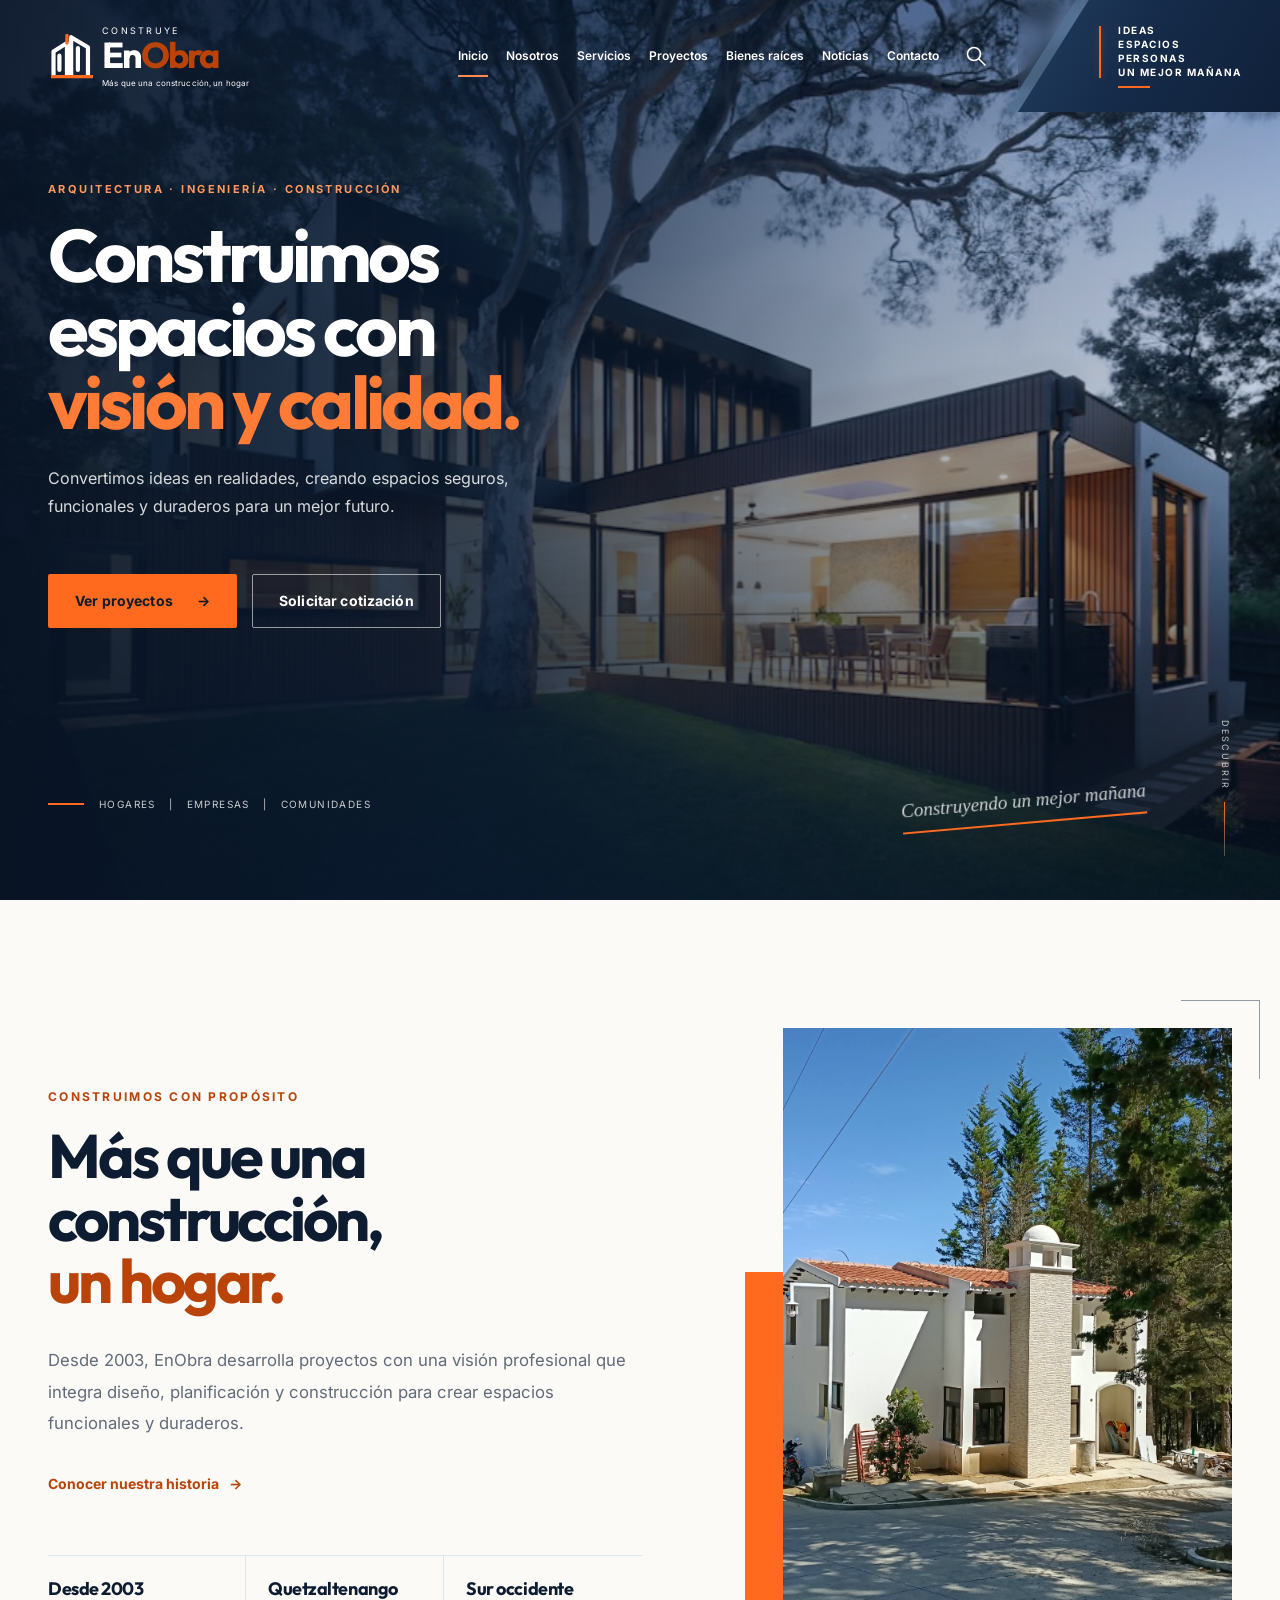
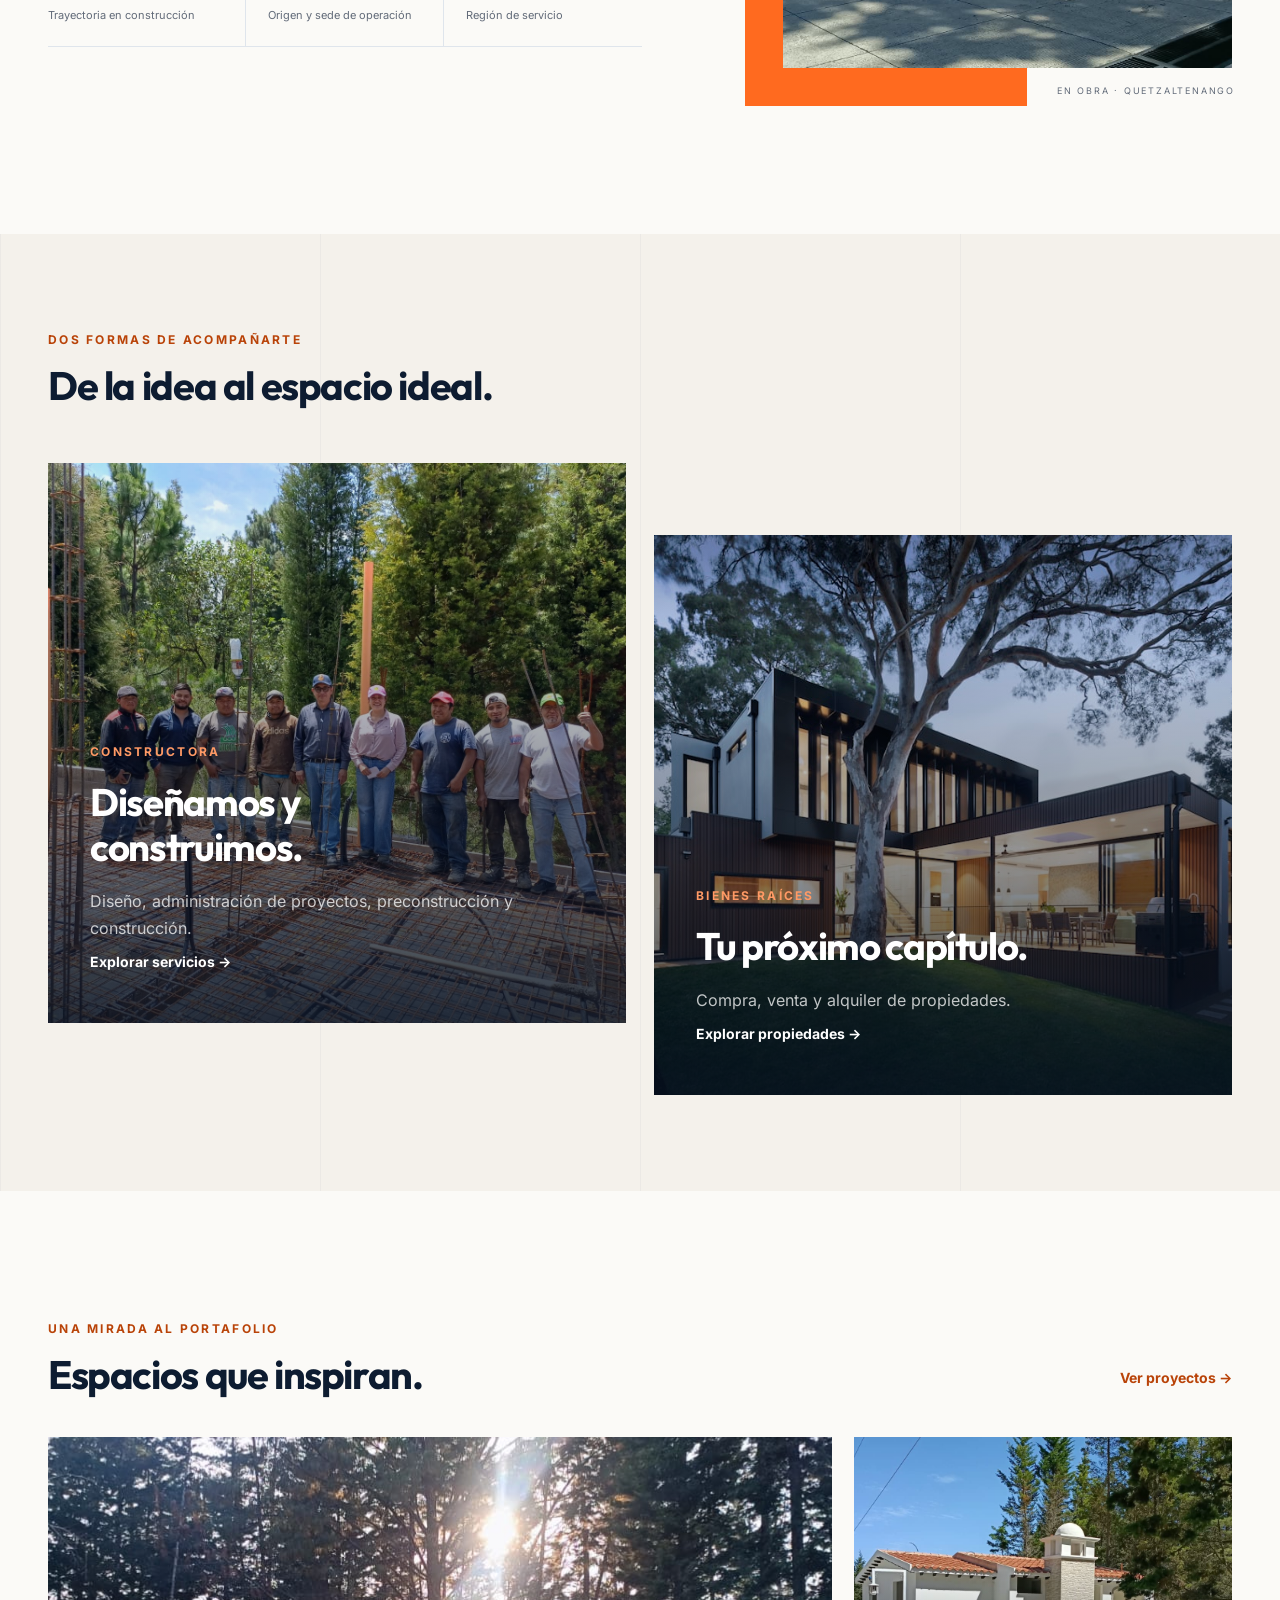
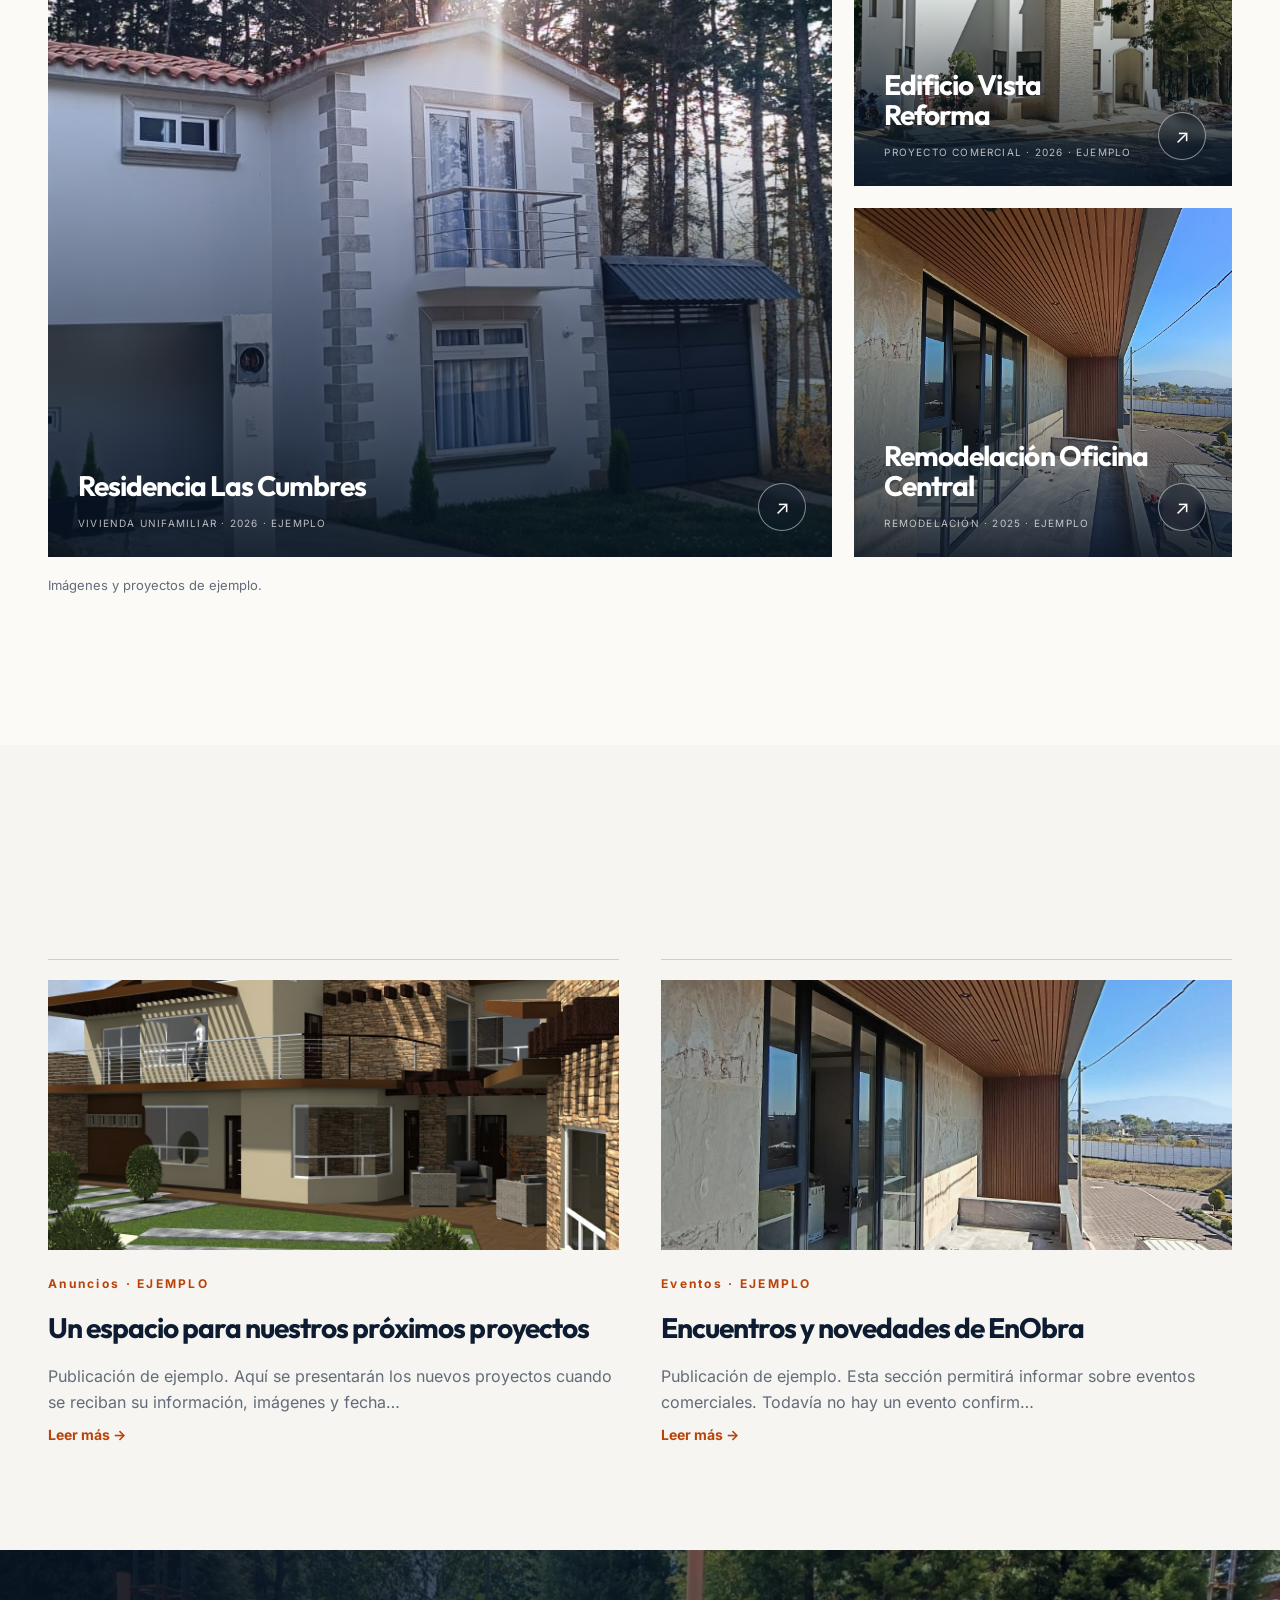
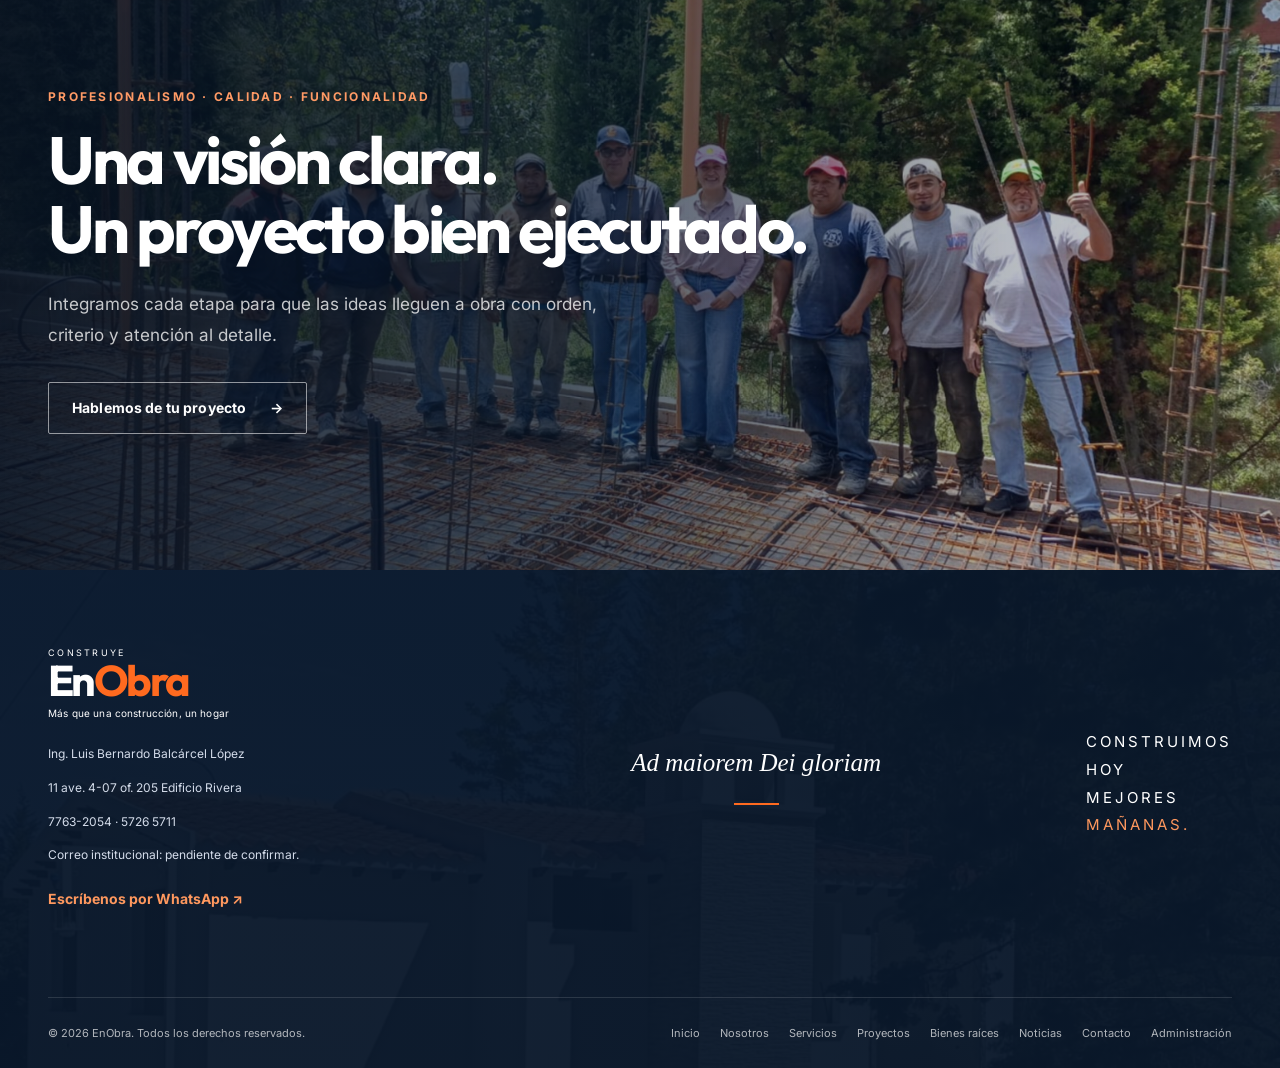
<file: index.html>
<!DOCTYPE html><html lang="es"><head><meta charset="utf-8"><meta name="viewport" content="width=device-width,initial-scale=1"><title>Inicio | EnObra</title><meta name="description" content="Inicio. EnObra: diseño, construcción y bienes raíces en Quetzaltenango y la región sur occidental de Guatemala."><meta property="og:title" content="Inicio | EnObra"><meta property="og:type" content="website"><meta property="og:locale" content="es_GT"><meta property="og:image" content="assets/apartamento.jpg"><link rel="icon" href="assets/favicon.svg" type="image/svg+xml"><link rel="preload" as="image" href="assets/apartamento.jpg" fetchpriority="high"><link rel="stylesheet" href="styles.css?v=6"><script src="data.js" defer></script><script src="store.js" defer></script><script src="main.js?v=3" defer></script></head><body data-page="index"><a class="skip" href="#main">Saltar al contenido</a><header id="header"><div class="header-inner"><a href="index.html" class="brand" aria-label="EnObra, inicio"><svg class="brand-icon" viewBox="0 0 50 54" aria-hidden="true"><path d="M3 49V21L19 11v38M24 49V4l20 12v33M10 26v17M32 17v26" fill="none" stroke="currentColor" stroke-width="5"/><path d="M0 51h50M19 11V2" stroke="#FF6A1F" stroke-width="4"/></svg><span><small>CONSTRUYE</small><strong>En<span>Obra</span></strong><em>Más que una construcción, un hogar</em></span></a><nav id="navigation" aria-label="Navegación principal"><a href="index.html">Inicio</a><a href="nosotros.html">Nosotros</a><a href="servicios.html">Servicios</a><a href="proyectos.html">Proyectos</a><a href="bienes-raices.html">Bienes raíces</a><a href="noticias.html">Noticias</a><a href="contacto.html">Contacto</a></nav><button class="icon-button" id="search-open" aria-label="Abrir buscador"><svg viewBox="0 0 24 24" aria-hidden="true"><circle cx="10" cy="10" r="6.5"/><path d="m15 15 6 6"/></svg></button><button class="icon-button menu-toggle" id="menu-toggle" aria-controls="navigation" aria-expanded="false" aria-label="Abrir menú"><span></span><span></span><span></span></button></div><div class="header-manifesto" aria-hidden="true"><span class="manifesto-copy">IDEAS<br>ESPACIOS<br>PERSONAS<br>UN MEJOR MAÑANA</span><i></i></div></header><main id="main"><section id="inicio" class="hero"><img class="parallax-media" data-parallax="0.055" src="assets/apartamento.jpg" alt="Casa contemporánea con ventanales amplios, jardín e iluminación cálida" fetchpriority="high" width="1800" height="1200"><div class="hero-overlay"></div><div class="container hero-content"><p class="eyebrow">ARQUITECTURA · INGENIERÍA · CONSTRUCCIÓN</p><h1>Construimos<br>espacios con<br><span>visión y calidad.</span></h1><p class="hero-description">Convertimos ideas en realidades, creando espacios seguros, funcionales y duraderos para un mejor futuro.</p><div class="hero-actions"><a href="proyectos.html" class="button primary">Ver proyectos <span>→</span></a><a class="button outline" href="contacto.html?asunto=Construcci%C3%B3n">Solicitar cotización</a></div><div class="hero-bottom"><span class="micro">HOGARES &nbsp; | &nbsp; EMPRESAS &nbsp; | &nbsp; COMUNIDADES</span><em>Construyendo un mejor mañana</em></div><a class="scroll-cue" href="#proposito" aria-label="Descubrir más"><span>DESCUBRIR</span><i></i></a></div></section><section id="proposito" class="section container home-about editorial-split"><div class="home-about-copy"><p class="eyebrow">CONSTRUIMOS CON PROPÓSITO</p><h2>Más que una construcción,<br><span>un hogar.</span></h2><p class="home-about-lead">Desde 2003, EnObra desarrolla proyectos con una visión profesional que integra diseño, planificación y construcción para crear espacios funcionales y duraderos.</p><a class="text-link" href="nosotros.html">Conocer nuestra historia <span>→</span></a><div class="home-proof" aria-label="Datos de EnObra"><div><strong>Desde 2003</strong><small>Trayectoria en construcción</small></div><div><strong>Quetzaltenango</strong><small>Origen y sede de operación</small></div><div><strong>Sur occidente</strong><small>Región de servicio</small></div></div></div><figure class="home-about-visual"><div class="image-frame"><img src="assets/IMG-20260910-WA0082.jpg" alt="Referencia fotográfica de vivienda y obra" loading="lazy" decoding="async" width="1200" height="1600"></div><figcaption>EN OBRA · QUETZALTENANGO</figcaption></figure></section><section class="section tinted home-business-section"><div class="container"><div class="section-heading"><div><p class="eyebrow">DOS FORMAS DE ACOMPAÑARTE</p><h2>De la idea al espacio ideal.</h2></div></div><div class="business-grid"><a href="servicios.html" class="business-card"><img src="assets/construccion.jpg" alt="Trabajo de construcción" loading="lazy"><div><p class="eyebrow">CONSTRUCTORA</p><h3>Diseñamos y construimos.</h3><p>Diseño, administración de proyectos, preconstrucción y construcción.</p><span class="text-link">Explorar servicios →</span></div></a><a href="bienes-raices.html" class="business-card"><img src="assets/apartamento.jpg" alt="Vivienda contemporánea ilustrativa" loading="lazy"><div><p class="eyebrow">BIENES RAÍCES</p><h3>Tu próximo capítulo.</h3><p>Compra, venta y alquiler de propiedades.</p><span class="text-link">Explorar propiedades →</span></div></a></div></div></section><section class="section container portfolio-showcase"><div class="section-heading"><div><p class="eyebrow">UNA MIRADA AL PORTAFOLIO</p><h2>Espacios que inspiran.</h2></div><a class="text-link" href="proyectos.html">Ver proyectos →</a></div><div id="home-projects" class="projects-grid"></div><p class="small muted">Imágenes y proyectos de ejemplo.</p></section><section class="section tinted home-news-section"><div class="container"><div class="section-heading"><div><p class="eyebrow">NOTICIAS Y EVENTOS</p><h2>Lo que viene en EnObra.</h2></div><a class="text-link" href="noticias.html">Ver novedades →</a></div><div id="home-news" class="news-grid"></div></div></section><section class="impact-banner" aria-label="Filosofía de trabajo"><img class="parallax-media" data-parallax="0.035" src="assets/construccion.jpg" alt="Equipo trabajando en una obra de construcción" loading="lazy" decoding="async" width="1600" height="1200"><div class="impact-overlay"></div><div class="container impact-content"><p class="eyebrow">PROFESIONALISMO · CALIDAD · FUNCIONALIDAD</p><h2>Una visión clara.<br>Un proyecto bien ejecutado.</h2><p>Integramos cada etapa para que las ideas lleguen a obra con orden, criterio y atención al detalle.</p><a class="button impact-button" href="contacto.html?asunto=Construcci%C3%B3n">Hablemos de tu proyecto <span>→</span></a></div></section></main><footer><div class="container footer-top"><div><a href="index.html" class="brand footer-brand"><span><small>CONSTRUYE</small><strong>En<span>Obra</span></strong><em>Más que una construcción, un hogar</em></span></a><div class="contact-info"></div></div><div class="footer-motto">Ad maiorem Dei gloriam<i></i></div><div class="footer-manifesto">CONSTRUIMOS<br>HOY<br>MEJORES<br><span>MAÑANAS.</span></div></div><div class="container footer-bottom"><p>© <span id="year"></span> EnObra. Todos los derechos reservados.</p><nav aria-label="Navegación del pie"><a href="index.html">Inicio</a><a href="nosotros.html">Nosotros</a><a href="servicios.html">Servicios</a><a href="proyectos.html">Proyectos</a><a href="bienes-raices.html">Bienes raíces</a><a href="noticias.html">Noticias</a><a href="contacto.html">Contacto</a><a href="admin.html">Administración</a></nav></div></footer><button id="back-top" class="icon-button" aria-label="Volver arriba" hidden>↑</button><div id="toast" role="status" aria-live="polite"></div><dialog id="modal" aria-modal="true" aria-labelledby="modal-title"><button id="modal-close" class="icon-button modal-close" aria-label="Cerrar ventana">×</button><div id="modal-content"></div></dialog><noscript><p class="noscript">Activa JavaScript para consultar el contenido interactivo. Teléfono: 7763-2054.</p></noscript></body></html>
</file>
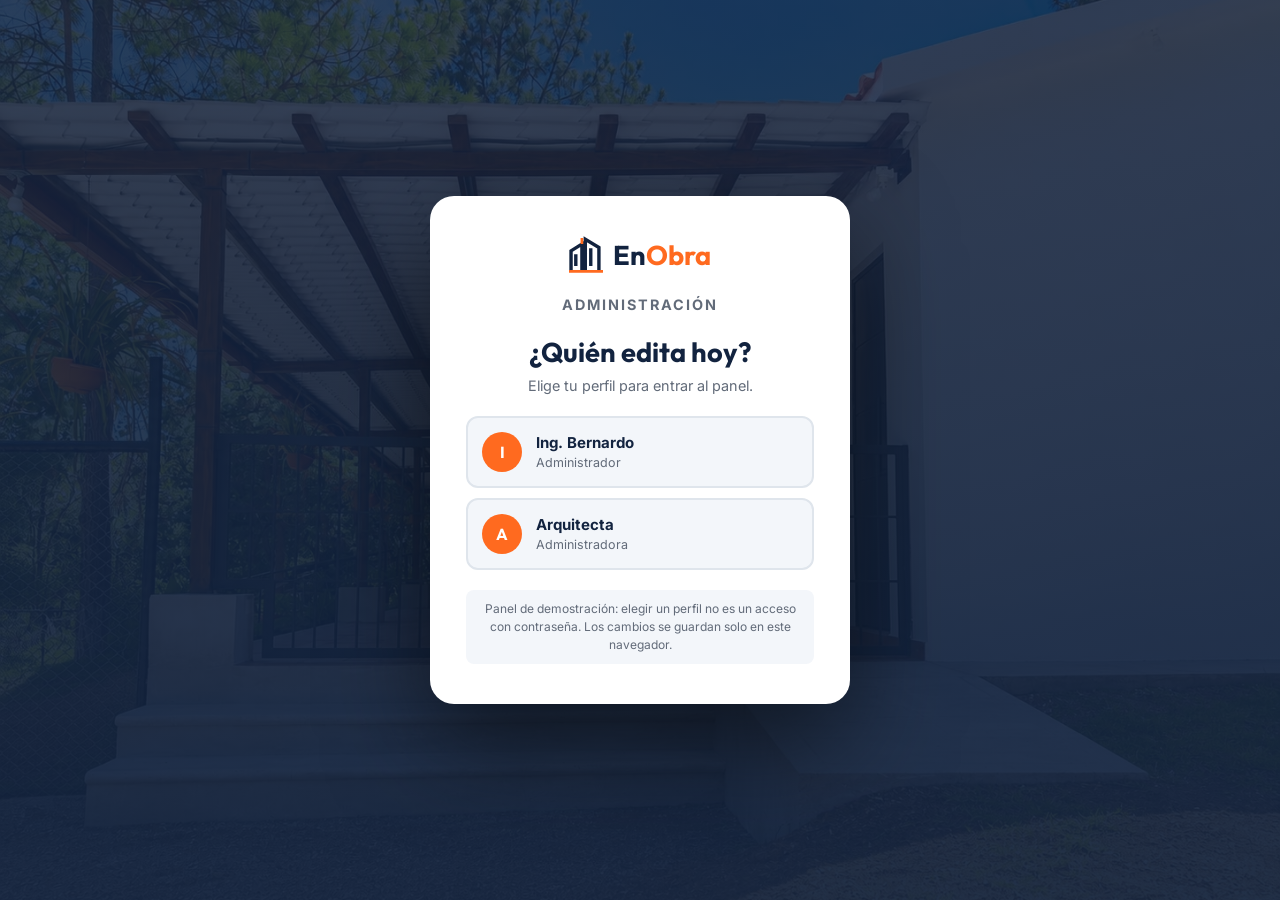
<file: admin.html>
<!DOCTYPE html>
<html lang="es">
<head>
<meta charset="utf-8">
<meta name="viewport" content="width=device-width,initial-scale=1">
<title>Administración | EnObra</title>
<link rel="icon" href="assets/favicon.svg" type="image/svg+xml">
<style>
@font-face{font-family:Outfit;src:url(assets/outfit-600.ttf);font-weight:600}
@font-face{font-family:Outfit;src:url(assets/outfit-700.ttf);font-weight:700}
@font-face{font-family:Inter;src:url(assets/inter-400.ttf);font-weight:400}
@font-face{font-family:Inter;src:url(assets/inter-500.ttf);font-weight:500}
@font-face{font-family:Inter;src:url(assets/inter-700.ttf);font-weight:700}
:root{--navy:#12233f;--blue:#304e7d;--orange:#ff6a1f;--ot:#b94308;--light:#f3f6fa;--line:#dfe5ec;--gray:#626b79;--green:#1f7a4d;--gbg:#e6f4ec;--red:#b03030;--rbg:#fdeaea;--ybg:#fff1e5;--sw:240px}
*{margin:0;padding:0;box-sizing:border-box}
body{font-family:Inter,Arial,sans-serif;color:var(--navy);background:var(--light);min-height:100vh;font-size:15px}
h1,h2,h3{font-family:Outfit,Arial,sans-serif}
button,input,select,textarea{font:inherit;color:inherit}
button{cursor:pointer}
[hidden]{display:none!important}
/* login */
#login{position:fixed;inset:0;background:linear-gradient(135deg,var(--blue),var(--navy));display:flex;align-items:center;justify-content:center;padding:20px;z-index:50}
.login-card{background:#fff;border-radius:18px;padding:40px 36px;width:100%;max-width:420px;box-shadow:0 30px 80px #0006;text-align:center}
.login-card h1{font-size:1.7rem}.login-card h1 span,.brand span{color:var(--orange)}
.login-card p{color:var(--gray);margin:8px 0 22px;font-size:.9rem}
.profile{display:flex;align-items:center;gap:14px;width:100%;padding:14px;margin-top:10px;background:var(--light);border:2px solid var(--line);border-radius:12px;text-align:left;transition:.15s}
.profile:hover{border-color:var(--orange);background:#fff}
.profile b{display:block}.profile small{color:var(--gray)}
.avatar{width:40px;height:40px;border-radius:50%;background:var(--orange);color:#fff;display:grid;place-items:center;font:700 1rem Outfit;flex-shrink:0}
.warn{margin-top:20px;font-size:.75rem;color:var(--gray);background:var(--light);border-radius:8px;padding:10px;line-height:1.5}
/* layout */
#app{display:flex}
.sidebar{width:var(--sw);position:fixed;inset:0 auto 0 0;background:linear-gradient(180deg,var(--navy),var(--blue));color:#fff;display:flex;flex-direction:column;z-index:30;transition:transform .25s}
.brand{padding:22px 20px;border-bottom:1px solid #fff2;font:700 1.5rem Outfit}
.brand small{display:block;font:500 .65rem Inter;letter-spacing:1.5px;color:#fff9;margin-top:2px}
.tag{display:inline-block;background:var(--orange);font:700 .6rem Inter;padding:2px 8px;border-radius:10px;margin-top:8px;letter-spacing:.5px}
nav{flex:1;padding:12px 0;overflow-y:auto}
.lbl{font-size:.62rem;font-weight:700;letter-spacing:1.5px;text-transform:uppercase;color:#fff6;padding:12px 20px 4px}
.nav{display:flex;align-items:center;gap:10px;width:100%;padding:11px 20px;background:none;border:0;border-left:3px solid transparent;color:#ffffffb8;text-align:left;text-decoration:none;font-size:.9rem}
.nav:hover{background:#fff1;color:#fff}
.nav.on{background:#fff2;color:#fff;border-left-color:var(--orange);font-weight:500}
.nav i{font-style:normal;width:20px;text-align:center}
.nav em{margin-left:auto;font-style:normal;background:#fff2;border-radius:10px;padding:0 8px;font-size:.72rem}
.side-foot{display:flex;align-items:center;gap:10px;padding:16px 20px;border-top:1px solid #fff2}
.side-foot div{flex:1;min-width:0;font-size:.8rem}.side-foot small{display:block;color:#fff8}
.side-foot button{background:none;border:0;color:#fffa;font-size:1rem}
main{margin-left:var(--sw);flex:1;min-width:0;min-height:100vh}
.top{position:sticky;top:0;z-index:20;background:#fff;height:64px;padding:0 28px;display:flex;align-items:center;gap:12px;border-bottom:1px solid var(--line)}
.top h2{font-size:1.35rem;flex:1}
.menu-btn{display:none;background:none;border:0;font-size:1.5rem}
.content{padding:26px 28px 50px;max-width:1100px}
/* buttons */
.btn{display:inline-flex;align-items:center;gap:6px;background:var(--orange);color:#fff;border:0;padding:9px 18px;border-radius:8px;font-weight:500;font-size:.87rem;text-decoration:none;white-space:nowrap}
.btn:hover{background:var(--ot)}
.btn.ghost{background:#fff;color:var(--navy);border:1.5px solid var(--line)}
.btn.ghost:hover{border-color:var(--orange);color:var(--ot)}
.btn.danger{background:var(--red)}
.ib{background:#fff;border:1.5px solid var(--line);border-radius:8px;padding:6px 10px;font-size:.8rem}
.ib:hover{border-color:var(--orange);color:var(--ot)}.ib.del:hover{border-color:var(--red);color:var(--red);background:var(--rbg)}
/* cards */
.intro{color:var(--gray);margin-bottom:20px;line-height:1.5}
.stats{display:grid;grid-template-columns:repeat(4,1fr);gap:14px;margin-bottom:22px}
.stat{background:#fff;border-radius:12px;padding:18px;border-left:4px solid var(--blue);box-shadow:0 3px 14px #12233f0d;text-align:left;border-top:0;border-right:0;border-bottom:0}
.stat.o{border-left-color:var(--orange)}
.stat span{font-size:1.4rem}.stat b{display:block;font:700 2rem Outfit;line-height:1.1;margin-top:6px}.stat small{color:var(--gray)}
.box{background:#fff;border-radius:12px;box-shadow:0 3px 14px #12233f0d;overflow:hidden;margin-bottom:20px}
.box-h{display:flex;align-items:center;gap:12px;padding:16px 20px;border-bottom:1px solid var(--line);flex-wrap:wrap}
.box-h h3{flex:1;font-size:1.15rem}
.box-b{padding:20px}
.steps{display:grid;grid-template-columns:repeat(3,1fr);gap:16px;list-style:none}
.steps li{background:var(--light);border-radius:10px;padding:16px;font-size:.88rem;line-height:1.5}
.steps b{display:grid;place-items:center;width:28px;height:28px;border-radius:50%;background:var(--orange);color:#fff;margin-bottom:8px}
.quick{display:flex;gap:10px;flex-wrap:wrap}
input.search{border:1.5px solid var(--line);border-radius:8px;padding:8px 12px;background:var(--light);width:210px;font-size:.85rem}
/* table */
.tw{overflow-x:auto}
table{width:100%;border-collapse:collapse}
th{padding:10px 16px;text-align:left;font-size:.68rem;letter-spacing:.8px;text-transform:uppercase;color:var(--gray);background:var(--light)}
td{padding:12px 16px;border-top:1px solid var(--line);font-size:.87rem;vertical-align:middle}
tr:hover td{background:#fafcfe}
td img{width:52px;height:44px;object-fit:cover;border-radius:8px;display:block}
td small{display:block;color:var(--gray)}
.acts{display:flex;gap:6px}
.badge{display:inline-block;padding:3px 10px;border-radius:12px;font-size:.72rem;font-weight:700;white-space:nowrap}
.b-g{background:var(--gbg);color:var(--green)}.b-o{background:var(--ybg);color:var(--ot)}
.empty{text-align:center;padding:44px 20px;color:var(--gray)}.empty span{font-size:2.6rem;display:block;opacity:.5}
/* modal + forms */
.mbg{position:fixed;inset:0;background:#12233f80;backdrop-filter:blur(3px);z-index:60;display:grid;place-items:center;padding:16px}
.modal{background:#fff;border-radius:16px;width:100%;max-width:700px;max-height:92vh;overflow-y:auto}
.modal.sm{max-width:380px;padding:30px;text-align:center}
.mh{display:flex;justify-content:space-between;align-items:center;padding:20px 26px;border-bottom:1px solid var(--line);position:sticky;top:0;background:#fff;z-index:2}
.mh h2{font-size:1.35rem}.mh button{background:none;border:0;font-size:1.6rem;color:var(--gray)}
.mb{padding:22px 26px}
.grid{display:grid;grid-template-columns:1fr 1fr;gap:14px 16px}
.full{grid-column:1/-1}
.fg label,.fl{display:block;font-size:.72rem;font-weight:700;color:var(--gray);text-transform:uppercase;letter-spacing:.5px;margin-bottom:6px}
.fg input,.fg select,.fg textarea,.am input{width:100%;border:1.5px solid var(--line);border-radius:8px;padding:10px 12px;background:var(--light);outline:none}
.fg input:focus,.fg select:focus,.fg textarea:focus{border-color:var(--orange);background:#fff}
.fg textarea{min-height:90px;resize:vertical}
.fg small{display:block;color:var(--gray);font-size:.75rem;margin-top:4px}
.sec{grid-column:1/-1;font:700 1rem Outfit;padding-top:8px;border-top:1px solid var(--line)}
.thumbs{display:flex;gap:10px;flex-wrap:wrap;margin-bottom:10px}
.th{position:relative;width:96px;height:76px}
.th img{width:100%;height:100%;object-fit:cover;border-radius:8px;border:2px solid var(--line)}
.th button{position:absolute;top:-7px;right:-7px;width:22px;height:22px;border-radius:50%;border:0;background:var(--red);color:#fff;font-size:.8rem;line-height:1}
.th span{position:absolute;left:4px;bottom:4px;background:var(--orange);color:#fff;font-size:.6rem;font-weight:700;padding:1px 6px;border-radius:6px}
.noimg{color:var(--gray);font-size:.82rem;padding:14px;border:2px dashed var(--line);border-radius:8px;flex:1;text-align:center}
.am{display:flex;gap:8px;flex-wrap:wrap;align-items:center}.am input{flex:1;min-width:180px}
.err{color:var(--red);font-size:.85rem;min-height:1.2em;grid-column:1/-1}
.mf{display:flex;gap:10px;justify-content:flex-end;grid-column:1/-1}
.cols{display:grid;grid-template-columns:1fr 1fr;gap:20px}
#toast{position:fixed;bottom:24px;right:24px;background:var(--green);color:#fff;padding:12px 20px;border-radius:8px;box-shadow:0 8px 24px #0003;z-index:99;max-width:320px;transform:translateY(90px);opacity:0;transition:.3s}
#toast.show{transform:none;opacity:1}#toast.bad{background:var(--red)}
@media(max-width:900px){.stats{grid-template-columns:1fr 1fr}.steps,.cols{grid-template-columns:1fr}}
@media(max-width:700px){.sidebar{transform:translateX(-100%)}.sidebar.open{transform:none}main{margin-left:0}.menu-btn{display:block}.top,.content{padding-left:16px;padding-right:16px}.grid{grid-template-columns:1fr}.hide-m{display:none}input.search{width:100%}}

/* ---- versión moderna ---- */
body{background:#eef2f7}
.eyebrow{font:700 .68rem Inter;letter-spacing:2px;color:var(--ot);margin-bottom:2px}
.lg{display:flex;align-items:center;gap:10px;justify-content:center}.lg b{font:700 1.7rem Outfit}.lg b span{color:var(--orange)}
.bi{width:34px;height:38px;color:currentColor;flex-shrink:0}.login-card .lg{color:var(--navy)}
#login{background:linear-gradient(#12233fd9,#12233fee),url(assets/hero.jpg) center/cover}
.login-card{border-radius:24px;box-shadow:0 40px 100px #0008}
.brand.lg{justify-content:flex-start;font:inherit;padding:22px 18px}.brand.lg b{font-size:1.45rem;display:block;line-height:1}.brand.lg small{margin:0 0 2px}
.brand .tag{margin:0 0 0 auto}
.sidebar{background:var(--navy);box-shadow:8px 0 40px #12233f22}
.nav{border:0;border-radius:12px;width:calc(100% - 20px);margin:2px 10px;padding:11px 14px;transition:.15s}
.nav.on{background:var(--orange);color:#fff;box-shadow:0 6px 18px #ff6a1f55}.nav.on em{background:#fff3}
.top{background:#ffffffcc;backdrop-filter:blur(12px);height:76px;border-bottom:1px solid #12233f10}
.top h2{font-size:1.6rem;flex:none;line-height:1.1}
.content{padding-top:24px}
.btn{border-radius:999px;padding:10px 20px;box-shadow:0 6px 16px #ff6a1f33;transition:.15s}.btn:hover{transform:translateY(-1px)}
.btn.ghost{box-shadow:none;border-radius:999px}.btn.danger{box-shadow:none}
.ib{border-radius:999px}
.hero{position:relative;border-radius:24px;overflow:hidden;color:#fff;padding:38px 36px;margin-bottom:22px;background:linear-gradient(100deg,#12233ff2 35%,#12233f99),url(assets/hero.jpg) center/cover}
.hero .eyebrow{color:var(--orange)}
.hero h1{font-size:clamp(1.8rem,4vw,2.7rem);line-height:1.05;margin:6px 0 10px}
.hero p{color:#ffffffcc;max-width:480px;margin-bottom:20px;line-height:1.5}
.hero .quick .btn.ghost{background:#ffffff1f;color:#fff;border:1px solid #fff4;backdrop-filter:blur(6px)}
.hero .quick .btn.ghost:hover{background:#fff;color:var(--navy)}
.stat{border:0;border-radius:18px;padding:20px;box-shadow:0 10px 30px #12233f0d;transition:.2s;cursor:pointer}
.stat:hover{transform:translateY(-3px);box-shadow:0 14px 34px #12233f1a}
.stat span{display:grid;place-items:center;width:44px;height:44px;border-radius:12px;background:#e8eef8;font-size:1.3rem}
.stat.o span{background:var(--ybg)}
.stat b{font-size:2.3rem;margin-top:12px}
div.stat{cursor:default}div.stat:hover{transform:none}
.box{border-radius:20px;box-shadow:0 10px 30px #12233f0d}
.bar{display:flex;align-items:center;gap:10px;flex-wrap:wrap;margin-bottom:16px}.bar h3{flex:1;font-size:1.2rem}
.seg{display:flex;background:#fff;border-radius:999px;padding:3px;border:1.5px solid var(--line)}
.seg button{border:0;background:none;border-radius:999px;padding:5px 12px;font-size:.8rem;color:var(--gray)}.seg .on{background:var(--navy);color:#fff}
input.search{border-radius:999px;background:#fff;padding:9px 16px}
.cards{display:grid;grid-template-columns:repeat(auto-fill,minmax(250px,1fr));gap:18px}
.card{background:#fff;border-radius:20px;overflow:hidden;box-shadow:0 10px 30px #12233f0d;transition:.2s;display:flex;flex-direction:column}
.card:hover{transform:translateY(-4px);box-shadow:0 16px 40px #12233f1c}
.ph{position:relative;aspect-ratio:16/10;overflow:hidden;background:var(--light)}
.ph img{width:100%;height:100%;object-fit:cover;transition:.4s}.card:hover .ph img{transform:scale(1.05)}
.ph .badge{position:absolute;top:12px;left:12px}
.cb{padding:16px 18px 18px;display:flex;flex-direction:column;gap:6px;flex:1}
.cb h4{font:600 1.1rem Outfit;line-height:1.25}.cb p{color:var(--gray);font-size:.84rem;flex:1}.cb small{display:block;color:var(--ot);font-weight:700;font-size:.95rem;margin-top:2px}
.cb .acts{margin-top:10px}.cb .acts .ib:first-child{flex:1}
.modal{border-radius:24px;animation:up .3s cubic-bezier(.2,.7,.2,1)}@keyframes up{from{opacity:0;transform:translateY(24px)}}
.mh h2{font-size:1.5rem}
.fg input,.fg select,.fg textarea{border-radius:12px}
.sec{color:var(--ot);font:700 .7rem Inter;letter-spacing:2px;text-transform:uppercase}
.th img{border-radius:12px}
#toast{border-radius:999px;padding:12px 22px}
@media(max-width:700px){.hero{padding:26px 22px}.top{height:68px}.top h2{font-size:1.3rem}}

/* ---- mensajes ---- */
.stats{grid-template-columns:repeat(auto-fit,minmax(170px,1fr))}
.msgs{display:grid;gap:14px}
.msg{background:#fff;border-radius:20px;box-shadow:0 10px 30px #12233f0d;padding:20px 22px}
.msg-h{display:flex;align-items:center;gap:12px;flex-wrap:wrap}.msg-h>div:nth-child(2){flex:1;min-width:0}
.msg-h small{display:block;color:var(--gray);font-size:.78rem}
.msg-t{margin:14px 0;padding:14px 16px;background:var(--light);border-radius:12px;line-height:1.55;white-space:pre-wrap;font-size:.92rem}
.msg-m{display:flex;gap:8px;flex-wrap:wrap;margin-bottom:14px}
.msg-m a{display:inline-flex;align-items:center;gap:6px;font-size:.82rem;color:var(--blue);text-decoration:none;border:1.5px solid var(--line);border-radius:999px;padding:5px 12px}
.msg-m a:hover{border-color:var(--orange);color:var(--ot)}.msg-m .ic{width:14px;height:14px}
.msg-f{display:flex;align-items:center;justify-content:space-between;gap:10px;flex-wrap:wrap;border-top:1px solid var(--line);padding-top:14px}
.chk{display:inline-flex;align-items:center;gap:10px;font-weight:500;cursor:pointer;user-select:none}
.chk input{width:20px;height:20px;accent-color:var(--orange);cursor:pointer}
.msg-f small{color:var(--gray)}
.b-p{background:var(--ybg);color:var(--ot)}
.nav em.hot{background:var(--orange);color:#fff}
/* ---- iconos ---- */
.ic{width:18px;height:18px;stroke:currentColor;fill:none;stroke-width:1.7;stroke-linecap:round;stroke-linejoin:round;flex-shrink:0;vertical-align:middle}
.nav i{display:grid;place-items:center}.nav i .ic{width:19px;height:19px}
.stat span .ic{width:22px;height:22px;color:var(--blue)}.stat.o span .ic{color:var(--ot)}
.empty .ic{width:42px;height:42px;display:block;margin:0 auto 10px;opacity:.45}
.ib{display:inline-flex;align-items:center;gap:6px}.ib .ic{width:15px;height:15px}
.seg button{display:inline-flex;align-items:center;gap:6px}.seg .ic{width:15px;height:15px}
.side-foot button,.menu-btn{display:grid;place-items:center;padding:6px}.side-foot .ic,.menu-btn .ic{width:20px;height:20px}
.btn .ic{width:16px;height:16px}
</style>
</head>
<body>
<div id="login">
  <div class="login-card">
    <div class="lg"><svg class="bi" viewBox="0 0 50 54" aria-hidden="true"><path d="M3 49V21L19 11v38M24 49V4l20 12v33M10 26v17M32 17v26" fill="none" stroke="currentColor" stroke-width="5"/><path d="M0 51h50M19 11V2" stroke="#FF6A1F" stroke-width="4"/></svg><b>En<span>Obra</span></b></div>
    <p class="eyebrow" style="margin-top:22px">ADMINISTRACIÓN</p><h1>¿Quién edita hoy?</h1><p>Elige tu perfil para entrar al panel.</p>
    <div id="profiles"></div>
    <div class="warn">Panel de demostración: elegir un perfil no es un acceso con contraseña. Los cambios se guardan solo en este navegador.</div>
  </div>
</div>

<div id="app" hidden>
  <aside class="sidebar" id="sidebar">
    <div class="brand lg"><svg class="bi" viewBox="0 0 50 54" aria-hidden="true"><path d="M3 49V21L19 11v38M24 49V4l20 12v33M10 26v17M32 17v26" fill="none" stroke="currentColor" stroke-width="5"/><path d="M0 51h50M19 11V2" stroke="#FF6A1F" stroke-width="4"/></svg><span><small>CONSTRUYE</small><b>En<span>Obra</span></b></span><span class="tag">ADMIN</span></div>
    <nav id="nav"></nav>
    <div class="side-foot">
      <div class="avatar" id="av"></div>
      <div><b id="uname"></b><small id="urole"></small></div>
      <button id="logout" title="Cambiar de perfil" aria-label="Cambiar de perfil"><svg class="ic" viewBox="0 0 24 24" aria-hidden="true"><path d="M9 4H5v16h4M16 8l4 4-4 4M20 12H9"/></svg></button>
    </div>
  </aside>
  <main>
    <div class="top">
      <button class="menu-btn" id="menu" aria-label="Abrir menú"><svg class="ic" viewBox="0 0 24 24" aria-hidden="true"><path d="M4 7h16M4 12h16M4 17h16"/></svg></button>
      <div style="flex:1;min-width:0"><p class="eyebrow">ADMINISTRACIÓN</p><h2 id="title"></h2></div>
      <div id="top-act"></div>
    </div>
    <div class="content" id="content"></div>
  </main>
</div>
<div id="modal" class="mbg" hidden></div>
<div id="toast" role="status" aria-live="polite"></div>

<script src="data.js"></script>
<script src="store.js"></script>
<script src="admin.js"></script>
</body>
</html>
</file>
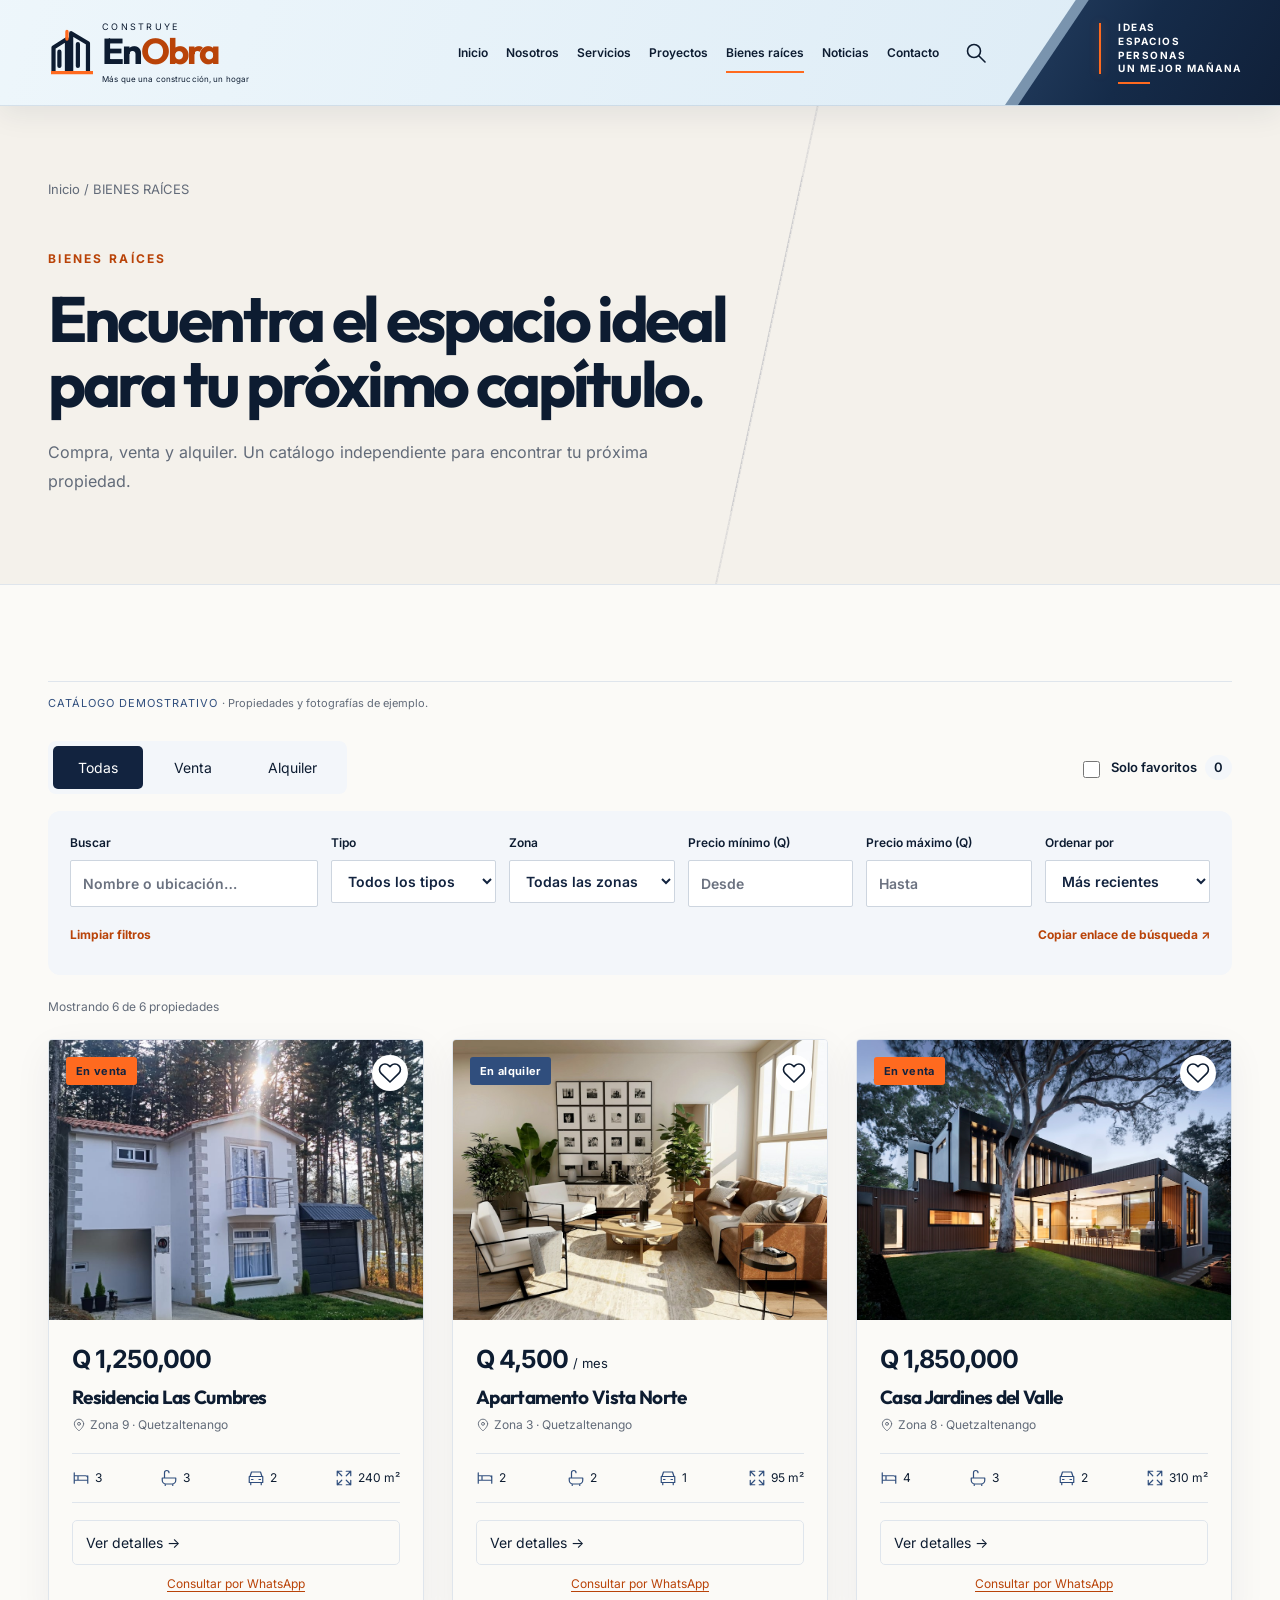
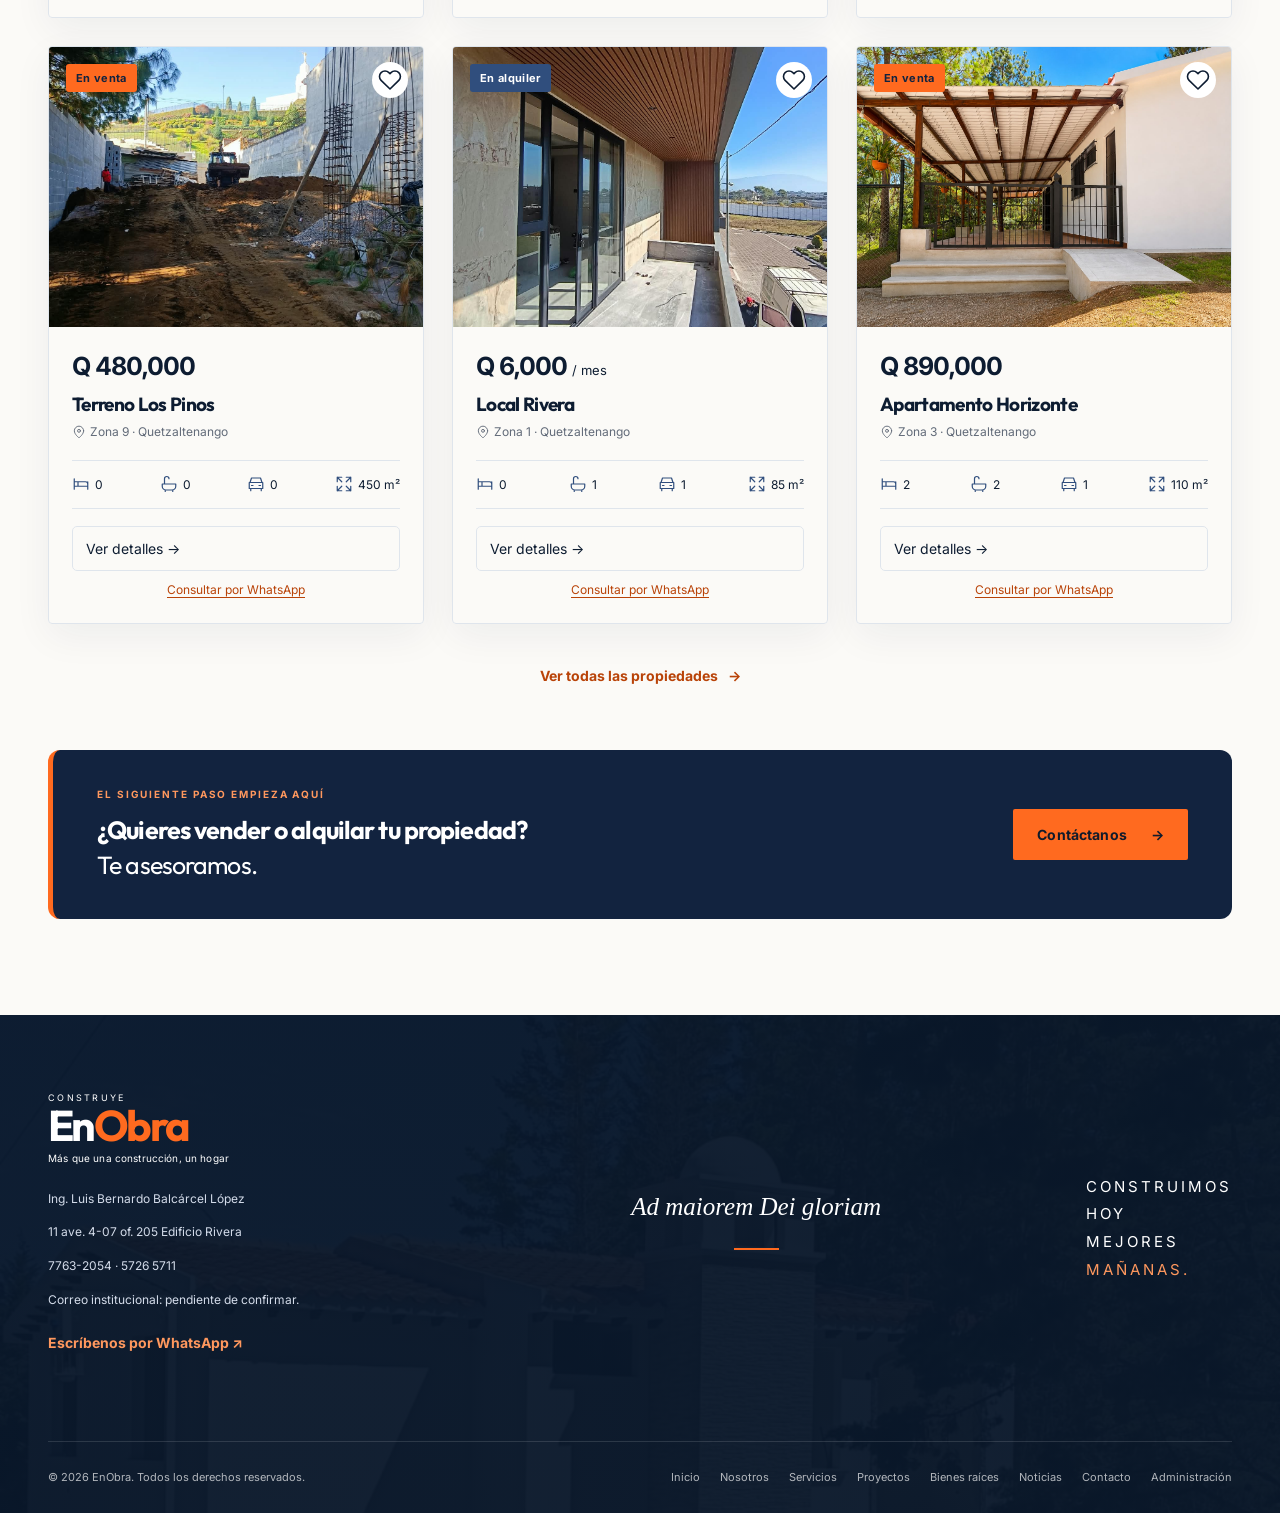
<file: bienes-raices.html>
<!DOCTYPE html><html lang="es"><head><meta charset="utf-8"><meta name="viewport" content="width=device-width,initial-scale=1"><title>Bienes raíces | EnObra</title><meta name="description" content="Bienes raíces. EnObra: diseño, construcción y bienes raíces en Quetzaltenango y la región sur occidental de Guatemala."><meta property="og:title" content="Bienes raíces | EnObra"><meta property="og:type" content="website"><meta property="og:locale" content="es_GT"><meta property="og:image" content="assets/apartamento.jpg"><link rel="icon" href="assets/favicon.svg" type="image/svg+xml"><link rel="stylesheet" href="styles.css?v=6"><script src="data.js" defer></script><script src="store.js" defer></script><script src="main.js?v=3" defer></script></head><body data-page="bienes-raices"><a class="skip" href="#main">Saltar al contenido</a><header id="header"><div class="header-inner"><a href="index.html" class="brand" aria-label="EnObra, inicio"><svg class="brand-icon" viewBox="0 0 50 54" aria-hidden="true"><path d="M3 49V21L19 11v38M24 49V4l20 12v33M10 26v17M32 17v26" fill="none" stroke="currentColor" stroke-width="5"/><path d="M0 51h50M19 11V2" stroke="#FF6A1F" stroke-width="4"/></svg><span><small>CONSTRUYE</small><strong>En<span>Obra</span></strong><em>Más que una construcción, un hogar</em></span></a><nav id="navigation" aria-label="Navegación principal"><a href="index.html">Inicio</a><a href="nosotros.html">Nosotros</a><a href="servicios.html">Servicios</a><a href="proyectos.html">Proyectos</a><a href="bienes-raices.html">Bienes raíces</a><a href="noticias.html">Noticias</a><a href="contacto.html">Contacto</a></nav><button class="icon-button" id="search-open" aria-label="Abrir buscador"><svg viewBox="0 0 24 24" aria-hidden="true"><circle cx="10" cy="10" r="6.5"/><path d="m15 15 6 6"/></svg></button><button class="icon-button menu-toggle" id="menu-toggle" aria-controls="navigation" aria-expanded="false" aria-label="Abrir menú"><span></span><span></span><span></span></button></div><div class="header-manifesto" aria-hidden="true"><span class="manifesto-copy">IDEAS<br>ESPACIOS<br>PERSONAS<br>UN MEJOR MAÑANA</span><i></i></div></header><main id="main"><section class="page-intro"><div class="container"><a href="index.html" class="breadcrumb">Inicio / BIENES RAÍCES</a><p class="eyebrow">BIENES RAÍCES</p><h1>Encuentra el espacio ideal<br>para tu próximo capítulo.</h1><p>Compra, venta y alquiler. Un catálogo independiente para encontrar tu próxima propiedad.</p></div></section><section id="bienes-raices" class="section container"><div class="catalog-note">CATÁLOGO DEMOSTRATIVO <span>· Propiedades y fotografías de ejemplo.</span></div><div class="filter-top"><div class="tabs" role="group" aria-label="Operación"><button data-operation="" aria-pressed="true">Todas</button><button data-operation="Venta" aria-pressed="false">Venta</button><button data-operation="Alquiler" aria-pressed="false">Alquiler</button></div><label class="favorites-check"><input id="favorites-only" type="checkbox"> Solo favoritos <span id="favorite-count">0</span></label></div><details class="filters" open><summary>Buscar y filtrar propiedades</summary><div class="filter-grid"><label class="search-field">Buscar<input id="property-search" type="search" placeholder="Nombre o ubicación…"></label><label>Tipo<select id="type"><option value="">Todos los tipos</option><option>Casa</option><option>Apartamento</option><option>Terreno</option><option>Local</option></select></label><label>Zona<select id="zone"><option value="">Todas las zonas</option></select></label><label>Precio mínimo (Q)<input id="price-min" type="number" min="0" placeholder="Desde"></label><label>Precio máximo (Q)<input id="price-max" type="number" min="0" placeholder="Hasta"></label><label>Ordenar por<select id="sort"><option value="recent">Más recientes</option><option value="asc">Menor precio</option><option value="desc">Mayor precio</option></select></label></div><div class="filter-actions"><button class="text-link" id="clear-filters">Limpiar filtros</button><button class="text-link" id="share-filters">Copiar enlace de búsqueda ↗</button></div></details><p id="result-count" class="result-count" role="status"></p><div id="properties-grid" class="properties-grid"></div><div id="empty" class="empty" hidden><h3>No encontramos coincidencias.</h3><p>Prueba otra zona o amplía el rango de precio.</p><button class="button primary" data-reset>Mostrar todas las propiedades</button></div><div class="catalog-end"><button class="text-link" data-reset>Ver todas las propiedades <span>→</span></button></div><div class="cta"><div><p class="eyebrow">EL SIGUIENTE PASO EMPIEZA AQUÍ</p><h3>¿Quieres vender o alquilar tu propiedad?<br><span>Te asesoramos.</span></h3></div><a class="button primary" href="contacto.html?asunto=Bienes%20ra%C3%ADces">Contáctanos <span>→</span></a></div></section></main><footer><div class="container footer-top"><div><a href="index.html" class="brand footer-brand"><span><small>CONSTRUYE</small><strong>En<span>Obra</span></strong><em>Más que una construcción, un hogar</em></span></a><div class="contact-info"></div></div><div class="footer-motto">Ad maiorem Dei gloriam<i></i></div><div class="footer-manifesto">CONSTRUIMOS<br>HOY<br>MEJORES<br><span>MAÑANAS.</span></div></div><div class="container footer-bottom"><p>© <span id="year"></span> EnObra. Todos los derechos reservados.</p><nav aria-label="Navegación del pie"><a href="index.html">Inicio</a><a href="nosotros.html">Nosotros</a><a href="servicios.html">Servicios</a><a href="proyectos.html">Proyectos</a><a href="bienes-raices.html">Bienes raíces</a><a href="noticias.html">Noticias</a><a href="contacto.html">Contacto</a><a href="admin.html">Administración</a></nav></div></footer><button id="back-top" class="icon-button" aria-label="Volver arriba" hidden>↑</button><div id="toast" role="status" aria-live="polite"></div><dialog id="modal" aria-modal="true" aria-labelledby="modal-title"><button id="modal-close" class="icon-button modal-close" aria-label="Cerrar ventana">×</button><div id="modal-content"></div></dialog><noscript><p class="noscript">Activa JavaScript para consultar el contenido interactivo. Teléfono: 7763-2054.</p></noscript></body></html>
</file>
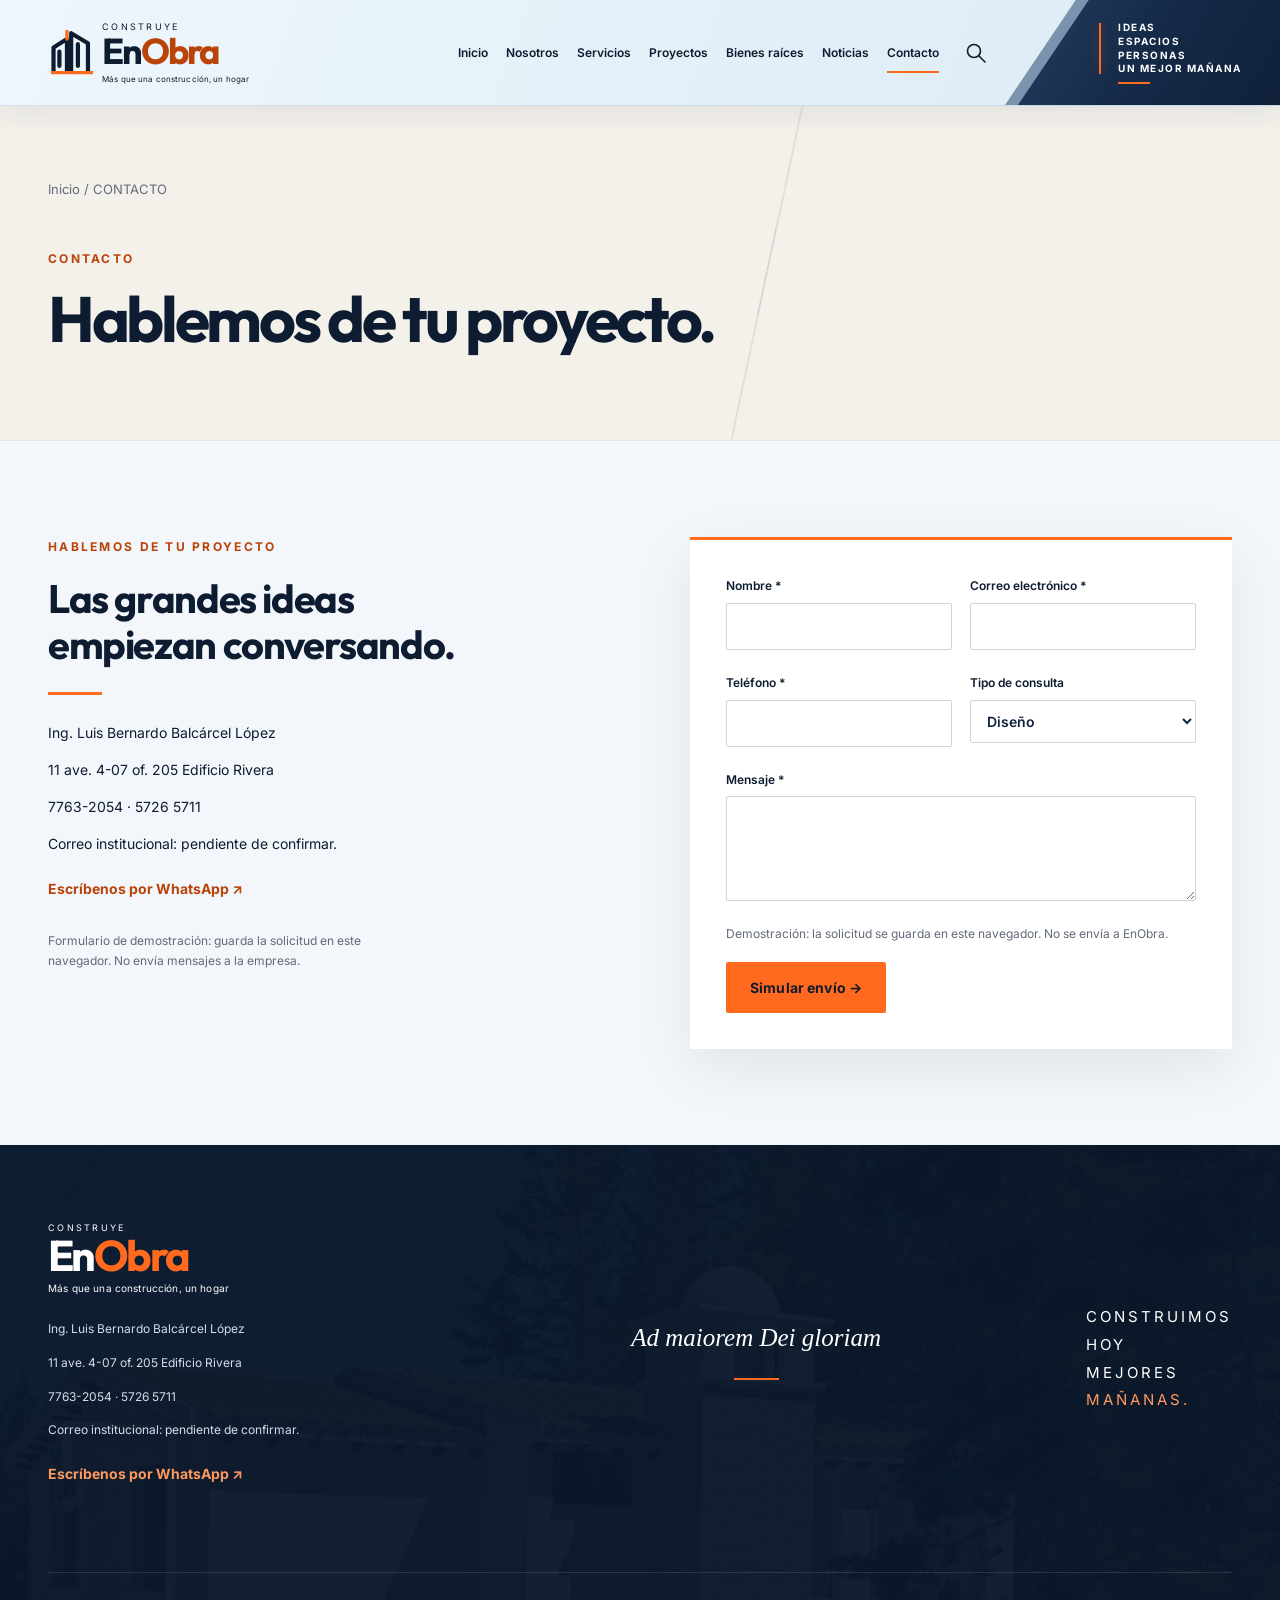
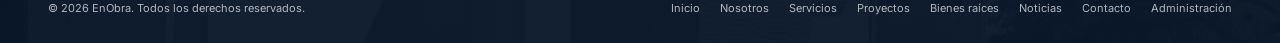
<file: contacto.html>
<!DOCTYPE html><html lang="es"><head><meta charset="utf-8"><meta name="viewport" content="width=device-width,initial-scale=1"><title>Contacto | EnObra</title><meta name="description" content="Contacto. EnObra: diseño, construcción y bienes raíces en Quetzaltenango y la región sur occidental de Guatemala."><meta property="og:title" content="Contacto | EnObra"><meta property="og:type" content="website"><meta property="og:locale" content="es_GT"><meta property="og:image" content="assets/apartamento.jpg"><link rel="icon" href="assets/favicon.svg" type="image/svg+xml"><link rel="stylesheet" href="styles.css?v=6"><script src="data.js" defer></script><script src="store.js" defer></script><script src="main.js?v=3" defer></script></head><body data-page="contacto"><a class="skip" href="#main">Saltar al contenido</a><header id="header"><div class="header-inner"><a href="index.html" class="brand" aria-label="EnObra, inicio"><svg class="brand-icon" viewBox="0 0 50 54" aria-hidden="true"><path d="M3 49V21L19 11v38M24 49V4l20 12v33M10 26v17M32 17v26" fill="none" stroke="currentColor" stroke-width="5"/><path d="M0 51h50M19 11V2" stroke="#FF6A1F" stroke-width="4"/></svg><span><small>CONSTRUYE</small><strong>En<span>Obra</span></strong><em>Más que una construcción, un hogar</em></span></a><nav id="navigation" aria-label="Navegación principal"><a href="index.html">Inicio</a><a href="nosotros.html">Nosotros</a><a href="servicios.html">Servicios</a><a href="proyectos.html">Proyectos</a><a href="bienes-raices.html">Bienes raíces</a><a href="noticias.html">Noticias</a><a href="contacto.html">Contacto</a></nav><button class="icon-button" id="search-open" aria-label="Abrir buscador"><svg viewBox="0 0 24 24" aria-hidden="true"><circle cx="10" cy="10" r="6.5"/><path d="m15 15 6 6"/></svg></button><button class="icon-button menu-toggle" id="menu-toggle" aria-controls="navigation" aria-expanded="false" aria-label="Abrir menú"><span></span><span></span><span></span></button></div><div class="header-manifesto" aria-hidden="true"><span class="manifesto-copy">IDEAS<br>ESPACIOS<br>PERSONAS<br>UN MEJOR MAÑANA</span><i></i></div></header><main id="main"><section class="page-intro"><div class="container"><a href="index.html" class="breadcrumb">Inicio / CONTACTO</a><p class="eyebrow">CONTACTO</p><h1>Hablemos de tu proyecto.</h1></div></section><section id="contacto" class="section tinted"><div class="container contact-layout"><div><p class="eyebrow">HABLEMOS DE TU PROYECTO</p><h2>Las grandes ideas<br>empiezan conversando.</h2><div class="accent-line"></div><div class="contact-info"></div><p class="demo-notice">Formulario de demostración: guarda la solicitud en este navegador. No envía mensajes a la empresa.</p></div><div id="contact-form-container"></div></div></section></main><footer><div class="container footer-top"><div><a href="index.html" class="brand footer-brand"><span><small>CONSTRUYE</small><strong>En<span>Obra</span></strong><em>Más que una construcción, un hogar</em></span></a><div class="contact-info"></div></div><div class="footer-motto">Ad maiorem Dei gloriam<i></i></div><div class="footer-manifesto">CONSTRUIMOS<br>HOY<br>MEJORES<br><span>MAÑANAS.</span></div></div><div class="container footer-bottom"><p>© <span id="year"></span> EnObra. Todos los derechos reservados.</p><nav aria-label="Navegación del pie"><a href="index.html">Inicio</a><a href="nosotros.html">Nosotros</a><a href="servicios.html">Servicios</a><a href="proyectos.html">Proyectos</a><a href="bienes-raices.html">Bienes raíces</a><a href="noticias.html">Noticias</a><a href="contacto.html">Contacto</a><a href="admin.html">Administración</a></nav></div></footer><button id="back-top" class="icon-button" aria-label="Volver arriba" hidden>↑</button><div id="toast" role="status" aria-live="polite"></div><dialog id="modal" aria-modal="true" aria-labelledby="modal-title"><button id="modal-close" class="icon-button modal-close" aria-label="Cerrar ventana">×</button><div id="modal-content"></div></dialog><noscript><p class="noscript">Activa JavaScript para consultar el contenido interactivo. Teléfono: 7763-2054.</p></noscript></body></html>
</file>
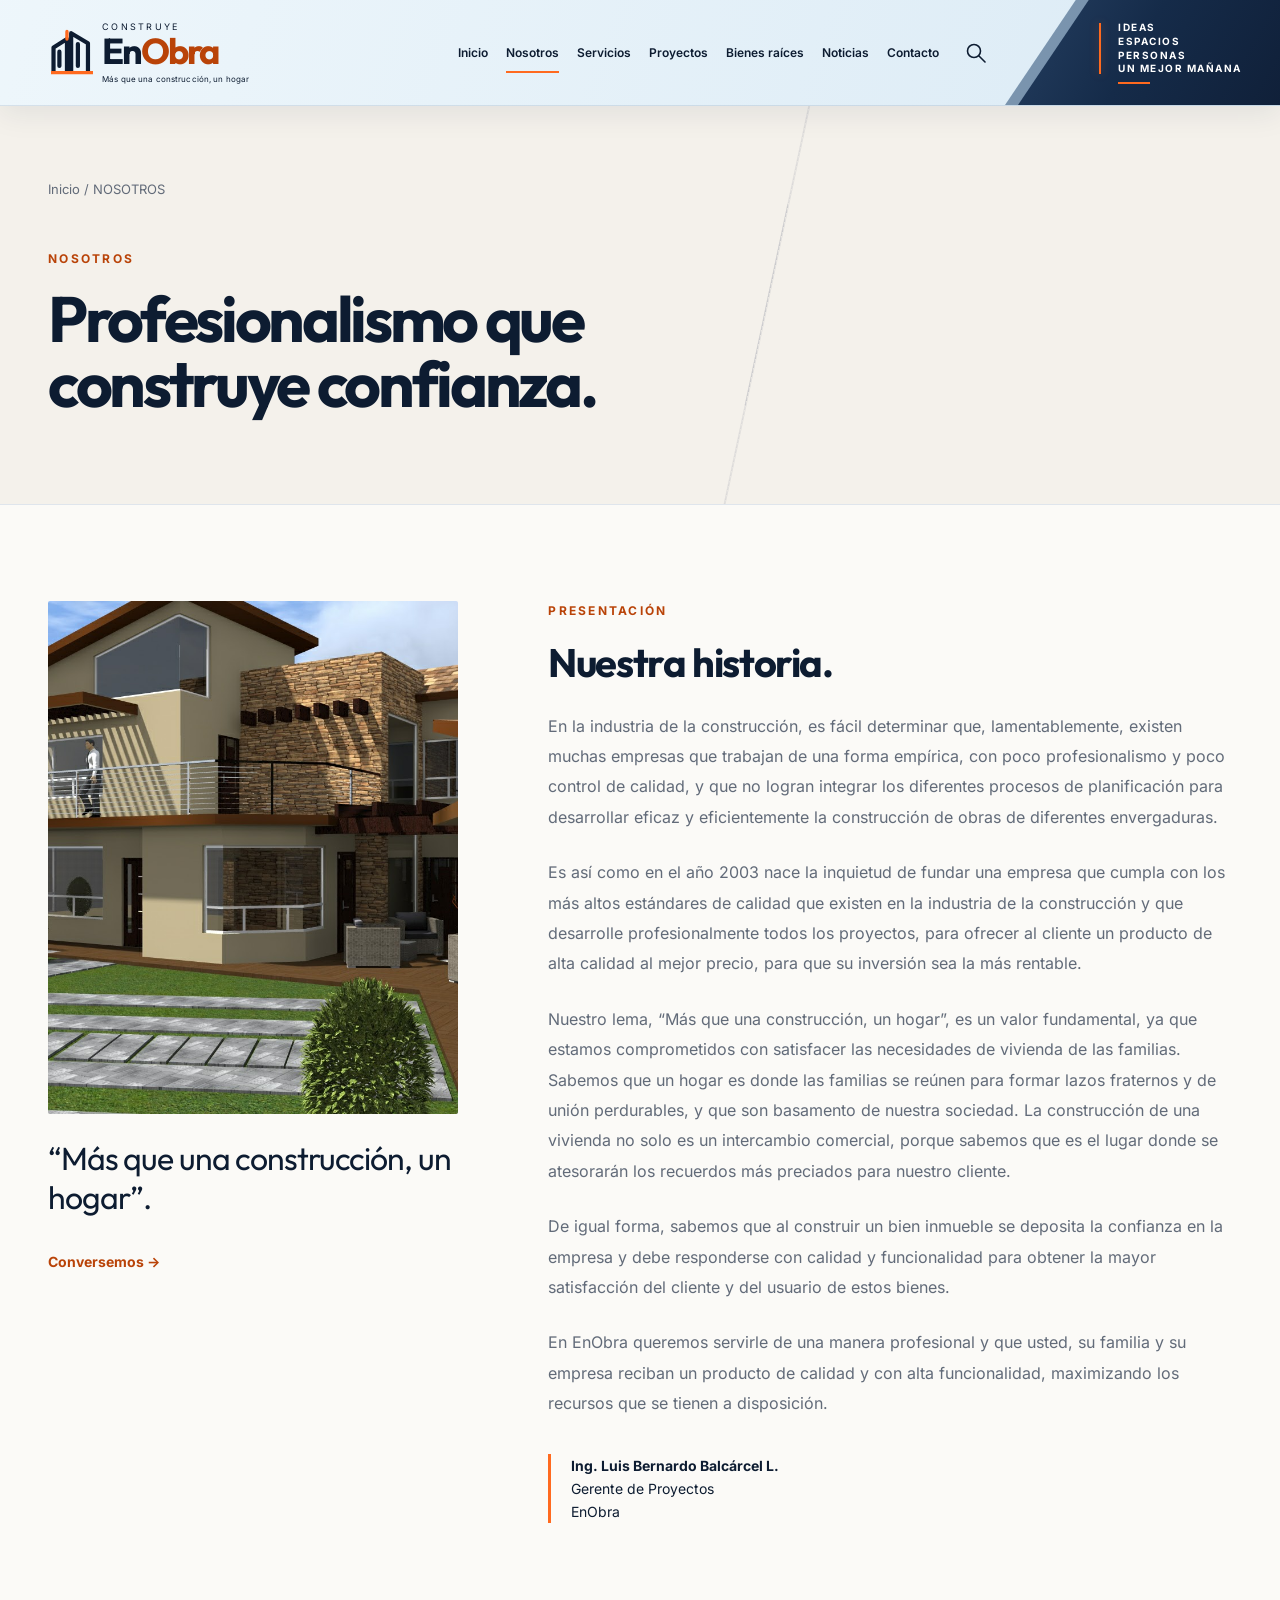
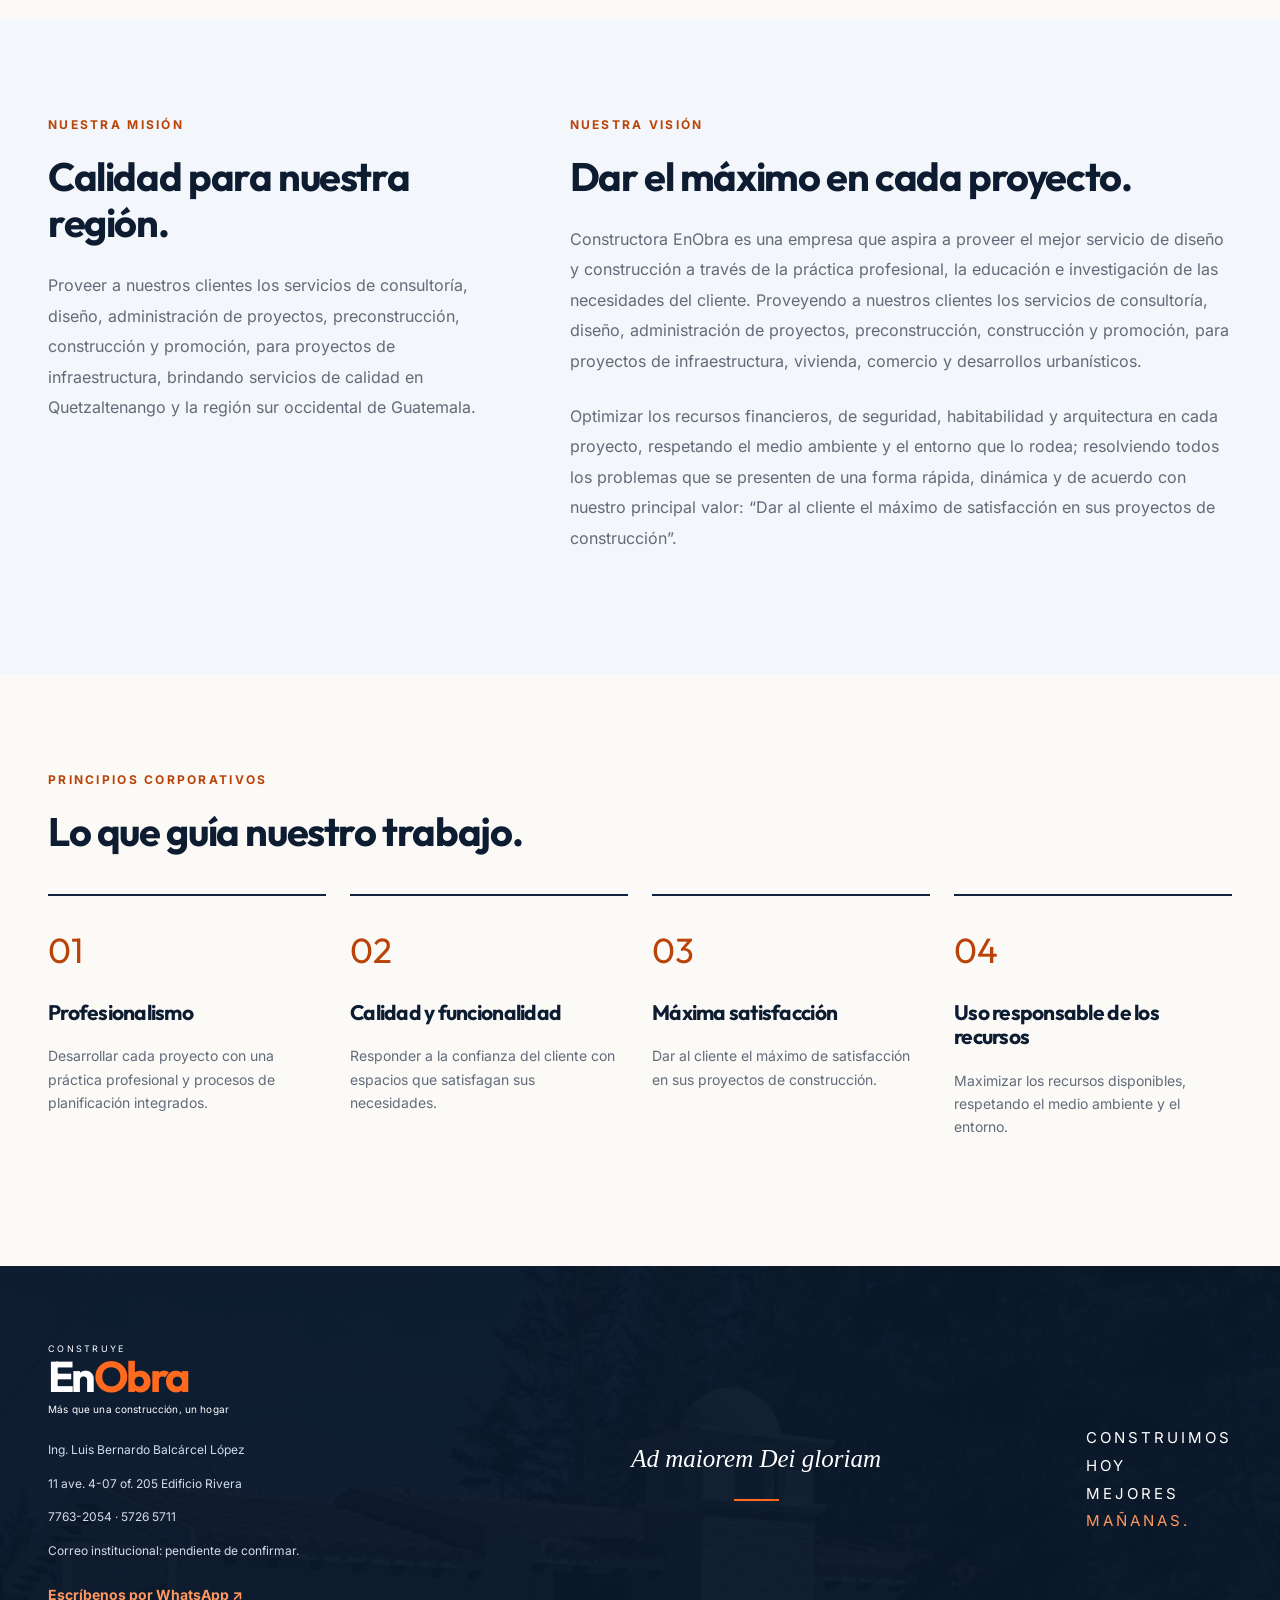
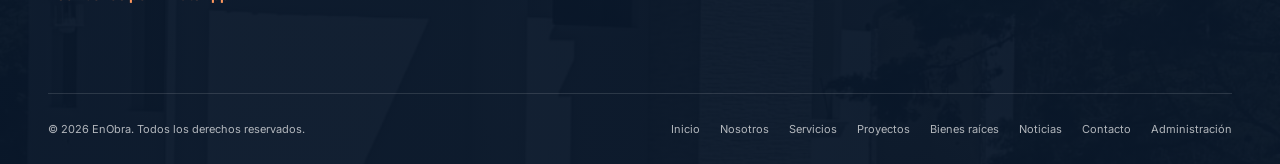
<file: nosotros.html>
<!DOCTYPE html><html lang="es"><head><meta charset="utf-8"><meta name="viewport" content="width=device-width,initial-scale=1"><title>Quiénes somos | EnObra</title><meta name="description" content="Quiénes somos. EnObra: diseño, construcción y bienes raíces en Quetzaltenango y la región sur occidental de Guatemala."><meta property="og:title" content="Quiénes somos | EnObra"><meta property="og:type" content="website"><meta property="og:locale" content="es_GT"><meta property="og:image" content="assets/apartamento.jpg"><link rel="icon" href="assets/favicon.svg" type="image/svg+xml"><link rel="stylesheet" href="styles.css?v=6"><script src="data.js" defer></script><script src="store.js" defer></script><script src="main.js?v=3" defer></script></head><body data-page="nosotros"><a class="skip" href="#main">Saltar al contenido</a><header id="header"><div class="header-inner"><a href="index.html" class="brand" aria-label="EnObra, inicio"><svg class="brand-icon" viewBox="0 0 50 54" aria-hidden="true"><path d="M3 49V21L19 11v38M24 49V4l20 12v33M10 26v17M32 17v26" fill="none" stroke="currentColor" stroke-width="5"/><path d="M0 51h50M19 11V2" stroke="#FF6A1F" stroke-width="4"/></svg><span><small>CONSTRUYE</small><strong>En<span>Obra</span></strong><em>Más que una construcción, un hogar</em></span></a><nav id="navigation" aria-label="Navegación principal"><a href="index.html">Inicio</a><a href="nosotros.html">Nosotros</a><a href="servicios.html">Servicios</a><a href="proyectos.html">Proyectos</a><a href="bienes-raices.html">Bienes raíces</a><a href="noticias.html">Noticias</a><a href="contacto.html">Contacto</a></nav><button class="icon-button" id="search-open" aria-label="Abrir buscador"><svg viewBox="0 0 24 24" aria-hidden="true"><circle cx="10" cy="10" r="6.5"/><path d="m15 15 6 6"/></svg></button><button class="icon-button menu-toggle" id="menu-toggle" aria-controls="navigation" aria-expanded="false" aria-label="Abrir menú"><span></span><span></span><span></span></button></div><div class="header-manifesto" aria-hidden="true"><span class="manifesto-copy">IDEAS<br>ESPACIOS<br>PERSONAS<br>UN MEJOR MAÑANA</span><i></i></div></header><main id="main"><section class="page-intro"><div class="container"><a href="index.html" class="breadcrumb">Inicio / NOSOTROS</a><p class="eyebrow">NOSOTROS</p><h1>Profesionalismo que<br>construye confianza.</h1></div></section><section class="section container institutional"><aside><img src="assets/estructura.jpg" alt="Arquitectura contemporánea de referencia" loading="lazy"><blockquote>“Más que una construcción, un hogar”.</blockquote><a class="text-link" href="contacto.html">Conversemos →</a></aside><article><p class="eyebrow">PRESENTACIÓN</p><h2>Nuestra historia.</h2><div id="presentation" class="prose"></div><div id="signature" class="signature"></div></article></section><section class="section tinted"><div class="container mission-grid"><article><p class="eyebrow">NUESTRA MISIÓN</p><h2>Calidad para nuestra región.</h2><p id="mission" class="prose"></p></article><article><p class="eyebrow">NUESTRA VISIÓN</p><h2>Dar el máximo en cada proyecto.</h2><div id="vision" class="prose"></div></article></div></section><section class="section container"><p class="eyebrow">PRINCIPIOS CORPORATIVOS</p><h2>Lo que guía nuestro trabajo.</h2><div id="principles" class="principles-grid"></div></section></main><footer><div class="container footer-top"><div><a href="index.html" class="brand footer-brand"><span><small>CONSTRUYE</small><strong>En<span>Obra</span></strong><em>Más que una construcción, un hogar</em></span></a><div class="contact-info"></div></div><div class="footer-motto">Ad maiorem Dei gloriam<i></i></div><div class="footer-manifesto">CONSTRUIMOS<br>HOY<br>MEJORES<br><span>MAÑANAS.</span></div></div><div class="container footer-bottom"><p>© <span id="year"></span> EnObra. Todos los derechos reservados.</p><nav aria-label="Navegación del pie"><a href="index.html">Inicio</a><a href="nosotros.html">Nosotros</a><a href="servicios.html">Servicios</a><a href="proyectos.html">Proyectos</a><a href="bienes-raices.html">Bienes raíces</a><a href="noticias.html">Noticias</a><a href="contacto.html">Contacto</a><a href="admin.html">Administración</a></nav></div></footer><button id="back-top" class="icon-button" aria-label="Volver arriba" hidden>↑</button><div id="toast" role="status" aria-live="polite"></div><dialog id="modal" aria-modal="true" aria-labelledby="modal-title"><button id="modal-close" class="icon-button modal-close" aria-label="Cerrar ventana">×</button><div id="modal-content"></div></dialog><noscript><p class="noscript">Activa JavaScript para consultar el contenido interactivo. Teléfono: 7763-2054.</p></noscript></body></html>
</file>
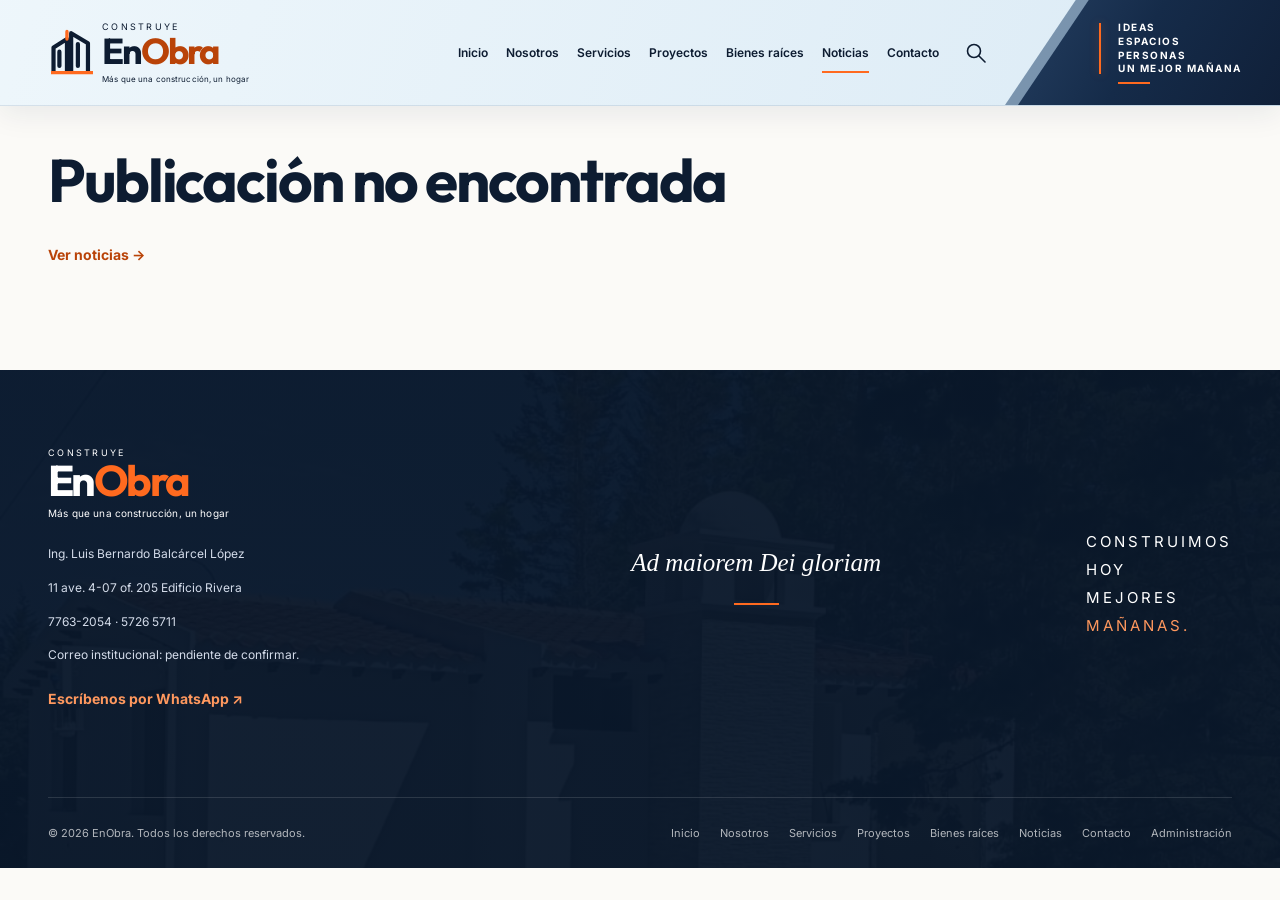
<file: noticia.html>
<!DOCTYPE html><html lang="es"><head><meta charset="utf-8"><meta name="viewport" content="width=device-width,initial-scale=1"><title>Noticia | EnObra</title><meta name="description" content="Noticia. EnObra: diseño, construcción y bienes raíces en Quetzaltenango y la región sur occidental de Guatemala."><meta property="og:title" content="Noticia | EnObra"><meta property="og:type" content="website"><meta property="og:locale" content="es_GT"><meta property="og:image" content="assets/apartamento.jpg"><link rel="icon" href="assets/favicon.svg" type="image/svg+xml"><link rel="stylesheet" href="styles.css?v=6"><script src="data.js" defer></script><script src="store.js" defer></script><script src="main.js?v=3" defer></script></head><body data-page="noticia"><a class="skip" href="#main">Saltar al contenido</a><header id="header"><div class="header-inner"><a href="index.html" class="brand" aria-label="EnObra, inicio"><svg class="brand-icon" viewBox="0 0 50 54" aria-hidden="true"><path d="M3 49V21L19 11v38M24 49V4l20 12v33M10 26v17M32 17v26" fill="none" stroke="currentColor" stroke-width="5"/><path d="M0 51h50M19 11V2" stroke="#FF6A1F" stroke-width="4"/></svg><span><small>CONSTRUYE</small><strong>En<span>Obra</span></strong><em>Más que una construcción, un hogar</em></span></a><nav id="navigation" aria-label="Navegación principal"><a href="index.html">Inicio</a><a href="nosotros.html">Nosotros</a><a href="servicios.html">Servicios</a><a href="proyectos.html">Proyectos</a><a href="bienes-raices.html">Bienes raíces</a><a href="noticias.html">Noticias</a><a href="contacto.html">Contacto</a></nav><button class="icon-button" id="search-open" aria-label="Abrir buscador"><svg viewBox="0 0 24 24" aria-hidden="true"><circle cx="10" cy="10" r="6.5"/><path d="m15 15 6 6"/></svg></button><button class="icon-button menu-toggle" id="menu-toggle" aria-controls="navigation" aria-expanded="false" aria-label="Abrir menú"><span></span><span></span><span></span></button></div><div class="header-manifesto" aria-hidden="true"><span class="manifesto-copy">IDEAS<br>ESPACIOS<br>PERSONAS<br>UN MEJOR MAÑANA</span><i></i></div></header><main id="main"><section class="section container detail-page" id="news-detail"></section></main><footer><div class="container footer-top"><div><a href="index.html" class="brand footer-brand"><span><small>CONSTRUYE</small><strong>En<span>Obra</span></strong><em>Más que una construcción, un hogar</em></span></a><div class="contact-info"></div></div><div class="footer-motto">Ad maiorem Dei gloriam<i></i></div><div class="footer-manifesto">CONSTRUIMOS<br>HOY<br>MEJORES<br><span>MAÑANAS.</span></div></div><div class="container footer-bottom"><p>© <span id="year"></span> EnObra. Todos los derechos reservados.</p><nav aria-label="Navegación del pie"><a href="index.html">Inicio</a><a href="nosotros.html">Nosotros</a><a href="servicios.html">Servicios</a><a href="proyectos.html">Proyectos</a><a href="bienes-raices.html">Bienes raíces</a><a href="noticias.html">Noticias</a><a href="contacto.html">Contacto</a><a href="admin.html">Administración</a></nav></div></footer><button id="back-top" class="icon-button" aria-label="Volver arriba" hidden>↑</button><div id="toast" role="status" aria-live="polite"></div><dialog id="modal" aria-modal="true" aria-labelledby="modal-title"><button id="modal-close" class="icon-button modal-close" aria-label="Cerrar ventana">×</button><div id="modal-content"></div></dialog><noscript><p class="noscript">Activa JavaScript para consultar el contenido interactivo. Teléfono: 7763-2054.</p></noscript></body></html>
</file>
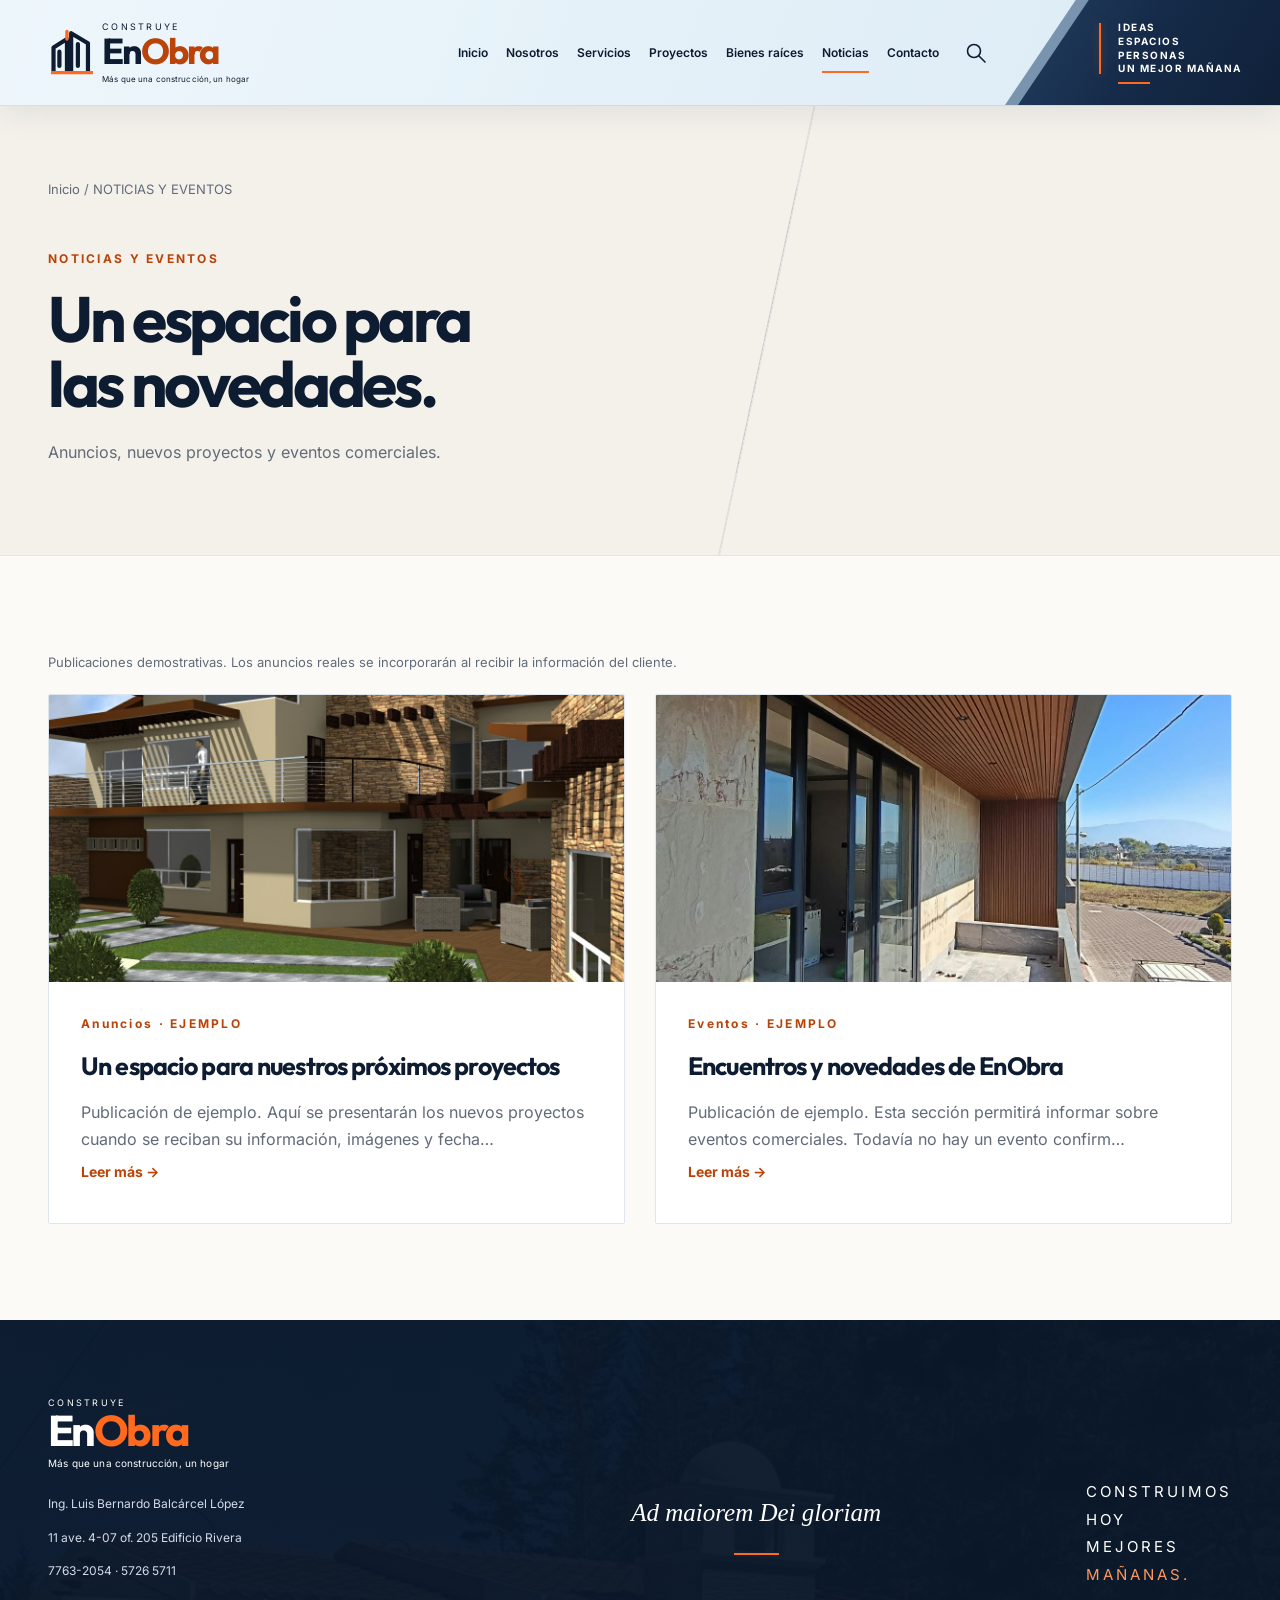
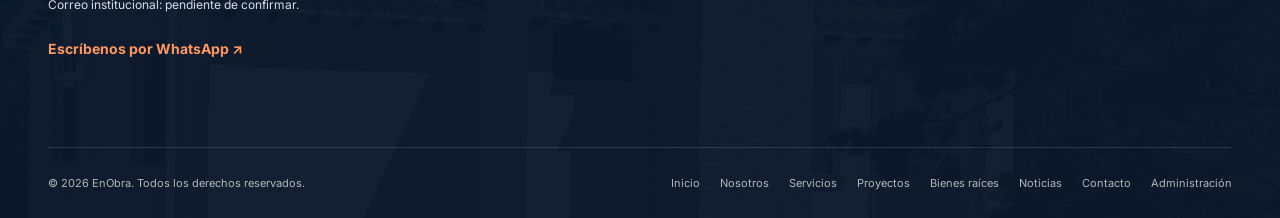
<file: noticias.html>
<!DOCTYPE html><html lang="es"><head><meta charset="utf-8"><meta name="viewport" content="width=device-width,initial-scale=1"><title>Noticias y eventos | EnObra</title><meta name="description" content="Noticias y eventos. EnObra: diseño, construcción y bienes raíces en Quetzaltenango y la región sur occidental de Guatemala."><meta property="og:title" content="Noticias y eventos | EnObra"><meta property="og:type" content="website"><meta property="og:locale" content="es_GT"><meta property="og:image" content="assets/apartamento.jpg"><link rel="icon" href="assets/favicon.svg" type="image/svg+xml"><link rel="stylesheet" href="styles.css?v=6"><script src="data.js" defer></script><script src="store.js" defer></script><script src="main.js?v=3" defer></script></head><body data-page="noticias"><a class="skip" href="#main">Saltar al contenido</a><header id="header"><div class="header-inner"><a href="index.html" class="brand" aria-label="EnObra, inicio"><svg class="brand-icon" viewBox="0 0 50 54" aria-hidden="true"><path d="M3 49V21L19 11v38M24 49V4l20 12v33M10 26v17M32 17v26" fill="none" stroke="currentColor" stroke-width="5"/><path d="M0 51h50M19 11V2" stroke="#FF6A1F" stroke-width="4"/></svg><span><small>CONSTRUYE</small><strong>En<span>Obra</span></strong><em>Más que una construcción, un hogar</em></span></a><nav id="navigation" aria-label="Navegación principal"><a href="index.html">Inicio</a><a href="nosotros.html">Nosotros</a><a href="servicios.html">Servicios</a><a href="proyectos.html">Proyectos</a><a href="bienes-raices.html">Bienes raíces</a><a href="noticias.html">Noticias</a><a href="contacto.html">Contacto</a></nav><button class="icon-button" id="search-open" aria-label="Abrir buscador"><svg viewBox="0 0 24 24" aria-hidden="true"><circle cx="10" cy="10" r="6.5"/><path d="m15 15 6 6"/></svg></button><button class="icon-button menu-toggle" id="menu-toggle" aria-controls="navigation" aria-expanded="false" aria-label="Abrir menú"><span></span><span></span><span></span></button></div><div class="header-manifesto" aria-hidden="true"><span class="manifesto-copy">IDEAS<br>ESPACIOS<br>PERSONAS<br>UN MEJOR MAÑANA</span><i></i></div></header><main id="main"><section class="page-intro"><div class="container"><a href="index.html" class="breadcrumb">Inicio / NOTICIAS Y EVENTOS</a><p class="eyebrow">NOTICIAS Y EVENTOS</p><h1>Un espacio para<br>las novedades.</h1><p>Anuncios, nuevos proyectos y eventos comerciales.</p></div></section><section class="section container"><p class="small muted">Publicaciones demostrativas. Los anuncios reales se incorporarán al recibir la información del cliente.</p><div id="news-grid" class="news-grid"></div></section></main><footer><div class="container footer-top"><div><a href="index.html" class="brand footer-brand"><span><small>CONSTRUYE</small><strong>En<span>Obra</span></strong><em>Más que una construcción, un hogar</em></span></a><div class="contact-info"></div></div><div class="footer-motto">Ad maiorem Dei gloriam<i></i></div><div class="footer-manifesto">CONSTRUIMOS<br>HOY<br>MEJORES<br><span>MAÑANAS.</span></div></div><div class="container footer-bottom"><p>© <span id="year"></span> EnObra. Todos los derechos reservados.</p><nav aria-label="Navegación del pie"><a href="index.html">Inicio</a><a href="nosotros.html">Nosotros</a><a href="servicios.html">Servicios</a><a href="proyectos.html">Proyectos</a><a href="bienes-raices.html">Bienes raíces</a><a href="noticias.html">Noticias</a><a href="contacto.html">Contacto</a><a href="admin.html">Administración</a></nav></div></footer><button id="back-top" class="icon-button" aria-label="Volver arriba" hidden>↑</button><div id="toast" role="status" aria-live="polite"></div><dialog id="modal" aria-modal="true" aria-labelledby="modal-title"><button id="modal-close" class="icon-button modal-close" aria-label="Cerrar ventana">×</button><div id="modal-content"></div></dialog><noscript><p class="noscript">Activa JavaScript para consultar el contenido interactivo. Teléfono: 7763-2054.</p></noscript></body></html>
</file>
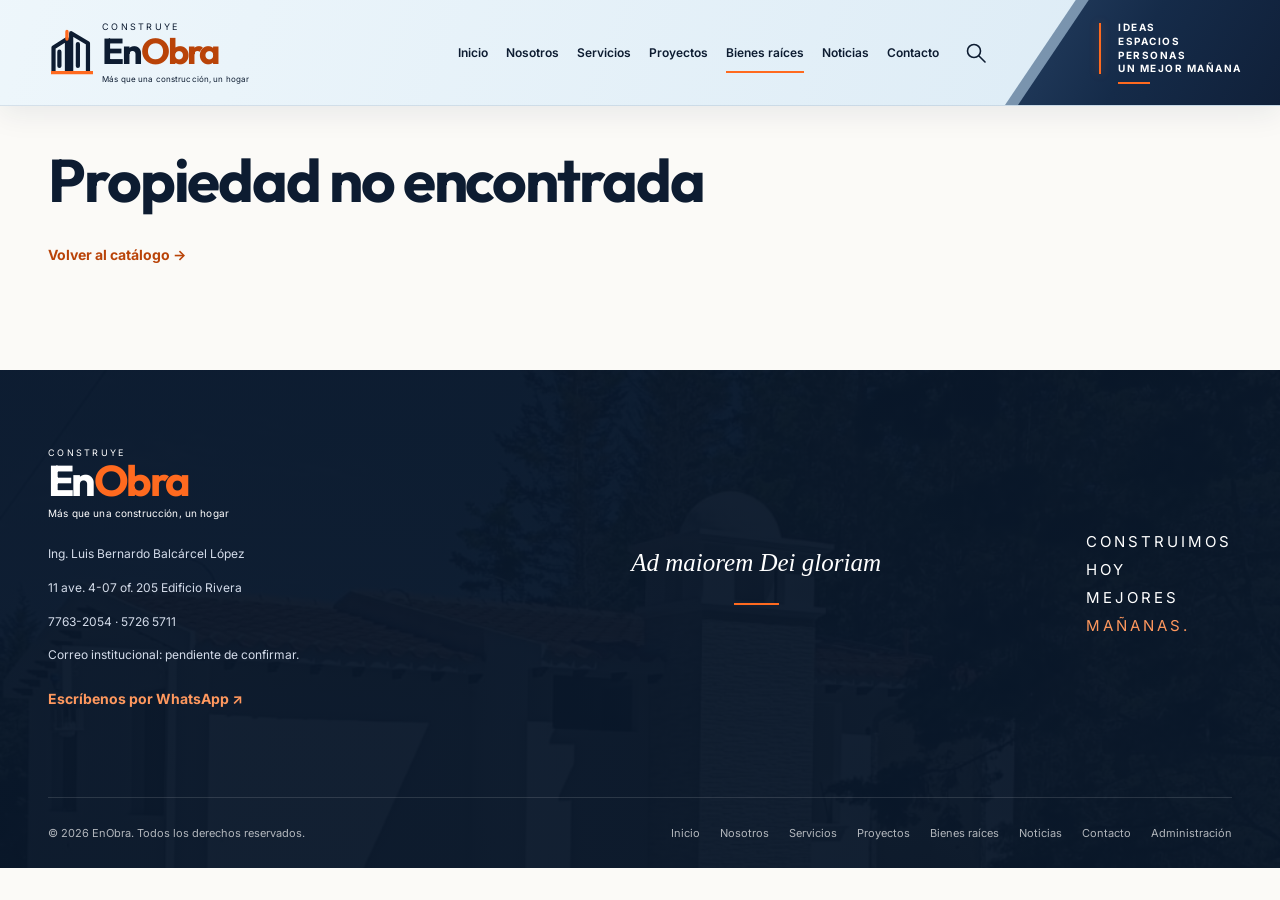
<file: propiedad.html>
<!DOCTYPE html><html lang="es"><head><meta charset="utf-8"><meta name="viewport" content="width=device-width,initial-scale=1"><title>Ficha de propiedad | EnObra</title><meta name="description" content="Ficha de propiedad. EnObra: diseño, construcción y bienes raíces en Quetzaltenango y la región sur occidental de Guatemala."><meta property="og:title" content="Ficha de propiedad | EnObra"><meta property="og:type" content="website"><meta property="og:locale" content="es_GT"><meta property="og:image" content="assets/apartamento.jpg"><link rel="icon" href="assets/favicon.svg" type="image/svg+xml"><link rel="stylesheet" href="styles.css?v=6"><script src="data.js" defer></script><script src="store.js" defer></script><script src="main.js?v=3" defer></script></head><body data-page="propiedad"><a class="skip" href="#main">Saltar al contenido</a><header id="header"><div class="header-inner"><a href="index.html" class="brand" aria-label="EnObra, inicio"><svg class="brand-icon" viewBox="0 0 50 54" aria-hidden="true"><path d="M3 49V21L19 11v38M24 49V4l20 12v33M10 26v17M32 17v26" fill="none" stroke="currentColor" stroke-width="5"/><path d="M0 51h50M19 11V2" stroke="#FF6A1F" stroke-width="4"/></svg><span><small>CONSTRUYE</small><strong>En<span>Obra</span></strong><em>Más que una construcción, un hogar</em></span></a><nav id="navigation" aria-label="Navegación principal"><a href="index.html">Inicio</a><a href="nosotros.html">Nosotros</a><a href="servicios.html">Servicios</a><a href="proyectos.html">Proyectos</a><a href="bienes-raices.html">Bienes raíces</a><a href="noticias.html">Noticias</a><a href="contacto.html">Contacto</a></nav><button class="icon-button" id="search-open" aria-label="Abrir buscador"><svg viewBox="0 0 24 24" aria-hidden="true"><circle cx="10" cy="10" r="6.5"/><path d="m15 15 6 6"/></svg></button><button class="icon-button menu-toggle" id="menu-toggle" aria-controls="navigation" aria-expanded="false" aria-label="Abrir menú"><span></span><span></span><span></span></button></div><div class="header-manifesto" aria-hidden="true"><span class="manifesto-copy">IDEAS<br>ESPACIOS<br>PERSONAS<br>UN MEJOR MAÑANA</span><i></i></div></header><main id="main"><section class="section container detail-page" id="property-detail"></section></main><footer><div class="container footer-top"><div><a href="index.html" class="brand footer-brand"><span><small>CONSTRUYE</small><strong>En<span>Obra</span></strong><em>Más que una construcción, un hogar</em></span></a><div class="contact-info"></div></div><div class="footer-motto">Ad maiorem Dei gloriam<i></i></div><div class="footer-manifesto">CONSTRUIMOS<br>HOY<br>MEJORES<br><span>MAÑANAS.</span></div></div><div class="container footer-bottom"><p>© <span id="year"></span> EnObra. Todos los derechos reservados.</p><nav aria-label="Navegación del pie"><a href="index.html">Inicio</a><a href="nosotros.html">Nosotros</a><a href="servicios.html">Servicios</a><a href="proyectos.html">Proyectos</a><a href="bienes-raices.html">Bienes raíces</a><a href="noticias.html">Noticias</a><a href="contacto.html">Contacto</a><a href="admin.html">Administración</a></nav></div></footer><button id="back-top" class="icon-button" aria-label="Volver arriba" hidden>↑</button><div id="toast" role="status" aria-live="polite"></div><dialog id="modal" aria-modal="true" aria-labelledby="modal-title"><button id="modal-close" class="icon-button modal-close" aria-label="Cerrar ventana">×</button><div id="modal-content"></div></dialog><noscript><p class="noscript">Activa JavaScript para consultar el contenido interactivo. Teléfono: 7763-2054.</p></noscript></body></html>
</file>
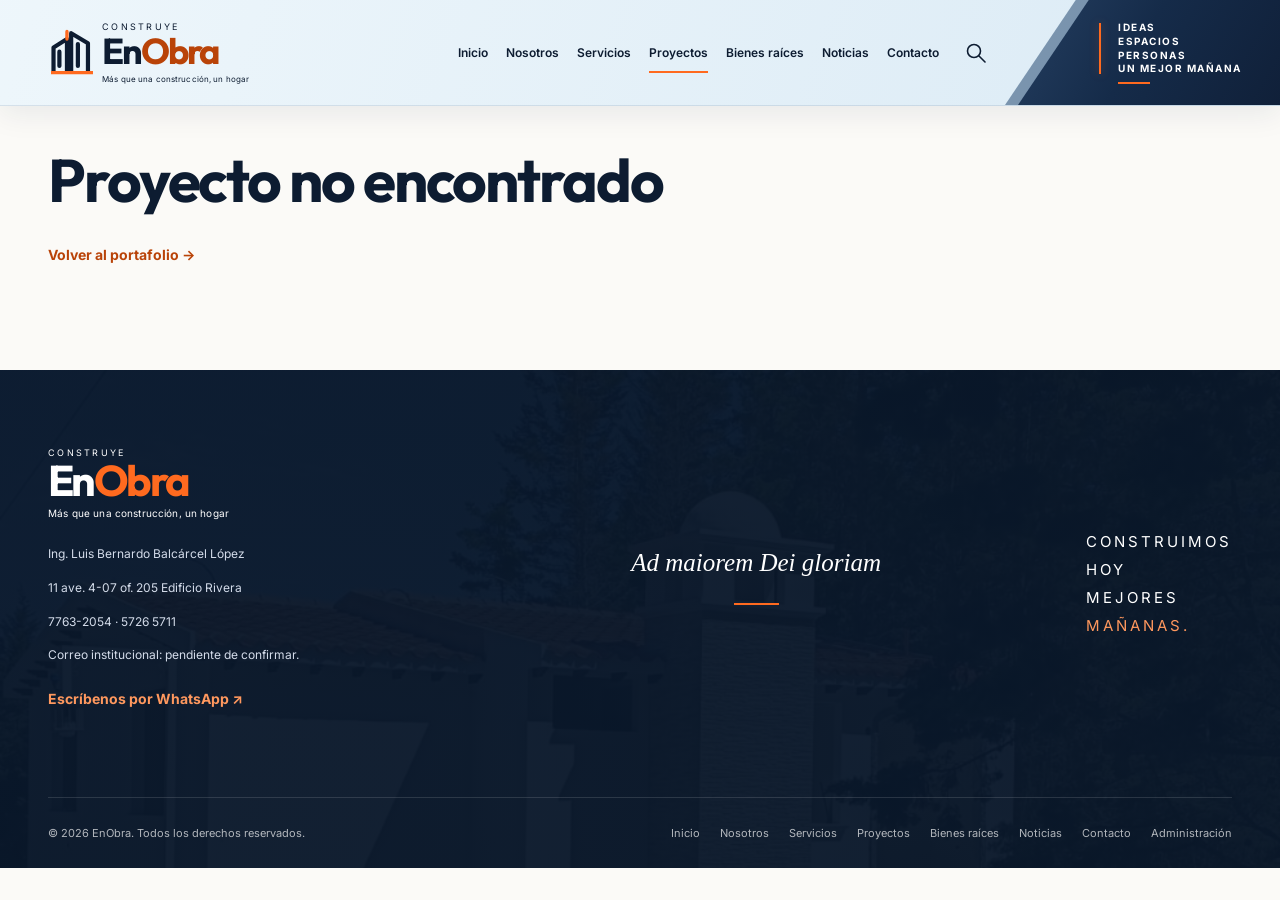
<file: proyecto.html>
<!DOCTYPE html><html lang="es"><head><meta charset="utf-8"><meta name="viewport" content="width=device-width,initial-scale=1"><title>Ficha de proyecto | EnObra</title><meta name="description" content="Ficha de proyecto. EnObra: diseño, construcción y bienes raíces en Quetzaltenango y la región sur occidental de Guatemala."><meta property="og:title" content="Ficha de proyecto | EnObra"><meta property="og:type" content="website"><meta property="og:locale" content="es_GT"><meta property="og:image" content="assets/apartamento.jpg"><link rel="icon" href="assets/favicon.svg" type="image/svg+xml"><link rel="stylesheet" href="styles.css?v=6"><script src="data.js" defer></script><script src="store.js" defer></script><script src="main.js?v=3" defer></script></head><body data-page="proyecto"><a class="skip" href="#main">Saltar al contenido</a><header id="header"><div class="header-inner"><a href="index.html" class="brand" aria-label="EnObra, inicio"><svg class="brand-icon" viewBox="0 0 50 54" aria-hidden="true"><path d="M3 49V21L19 11v38M24 49V4l20 12v33M10 26v17M32 17v26" fill="none" stroke="currentColor" stroke-width="5"/><path d="M0 51h50M19 11V2" stroke="#FF6A1F" stroke-width="4"/></svg><span><small>CONSTRUYE</small><strong>En<span>Obra</span></strong><em>Más que una construcción, un hogar</em></span></a><nav id="navigation" aria-label="Navegación principal"><a href="index.html">Inicio</a><a href="nosotros.html">Nosotros</a><a href="servicios.html">Servicios</a><a href="proyectos.html">Proyectos</a><a href="bienes-raices.html">Bienes raíces</a><a href="noticias.html">Noticias</a><a href="contacto.html">Contacto</a></nav><button class="icon-button" id="search-open" aria-label="Abrir buscador"><svg viewBox="0 0 24 24" aria-hidden="true"><circle cx="10" cy="10" r="6.5"/><path d="m15 15 6 6"/></svg></button><button class="icon-button menu-toggle" id="menu-toggle" aria-controls="navigation" aria-expanded="false" aria-label="Abrir menú"><span></span><span></span><span></span></button></div><div class="header-manifesto" aria-hidden="true"><span class="manifesto-copy">IDEAS<br>ESPACIOS<br>PERSONAS<br>UN MEJOR MAÑANA</span><i></i></div></header><main id="main"><section class="section container detail-page" id="project-detail"></section></main><footer><div class="container footer-top"><div><a href="index.html" class="brand footer-brand"><span><small>CONSTRUYE</small><strong>En<span>Obra</span></strong><em>Más que una construcción, un hogar</em></span></a><div class="contact-info"></div></div><div class="footer-motto">Ad maiorem Dei gloriam<i></i></div><div class="footer-manifesto">CONSTRUIMOS<br>HOY<br>MEJORES<br><span>MAÑANAS.</span></div></div><div class="container footer-bottom"><p>© <span id="year"></span> EnObra. Todos los derechos reservados.</p><nav aria-label="Navegación del pie"><a href="index.html">Inicio</a><a href="nosotros.html">Nosotros</a><a href="servicios.html">Servicios</a><a href="proyectos.html">Proyectos</a><a href="bienes-raices.html">Bienes raíces</a><a href="noticias.html">Noticias</a><a href="contacto.html">Contacto</a><a href="admin.html">Administración</a></nav></div></footer><button id="back-top" class="icon-button" aria-label="Volver arriba" hidden>↑</button><div id="toast" role="status" aria-live="polite"></div><dialog id="modal" aria-modal="true" aria-labelledby="modal-title"><button id="modal-close" class="icon-button modal-close" aria-label="Cerrar ventana">×</button><div id="modal-content"></div></dialog><noscript><p class="noscript">Activa JavaScript para consultar el contenido interactivo. Teléfono: 7763-2054.</p></noscript></body></html>
</file>
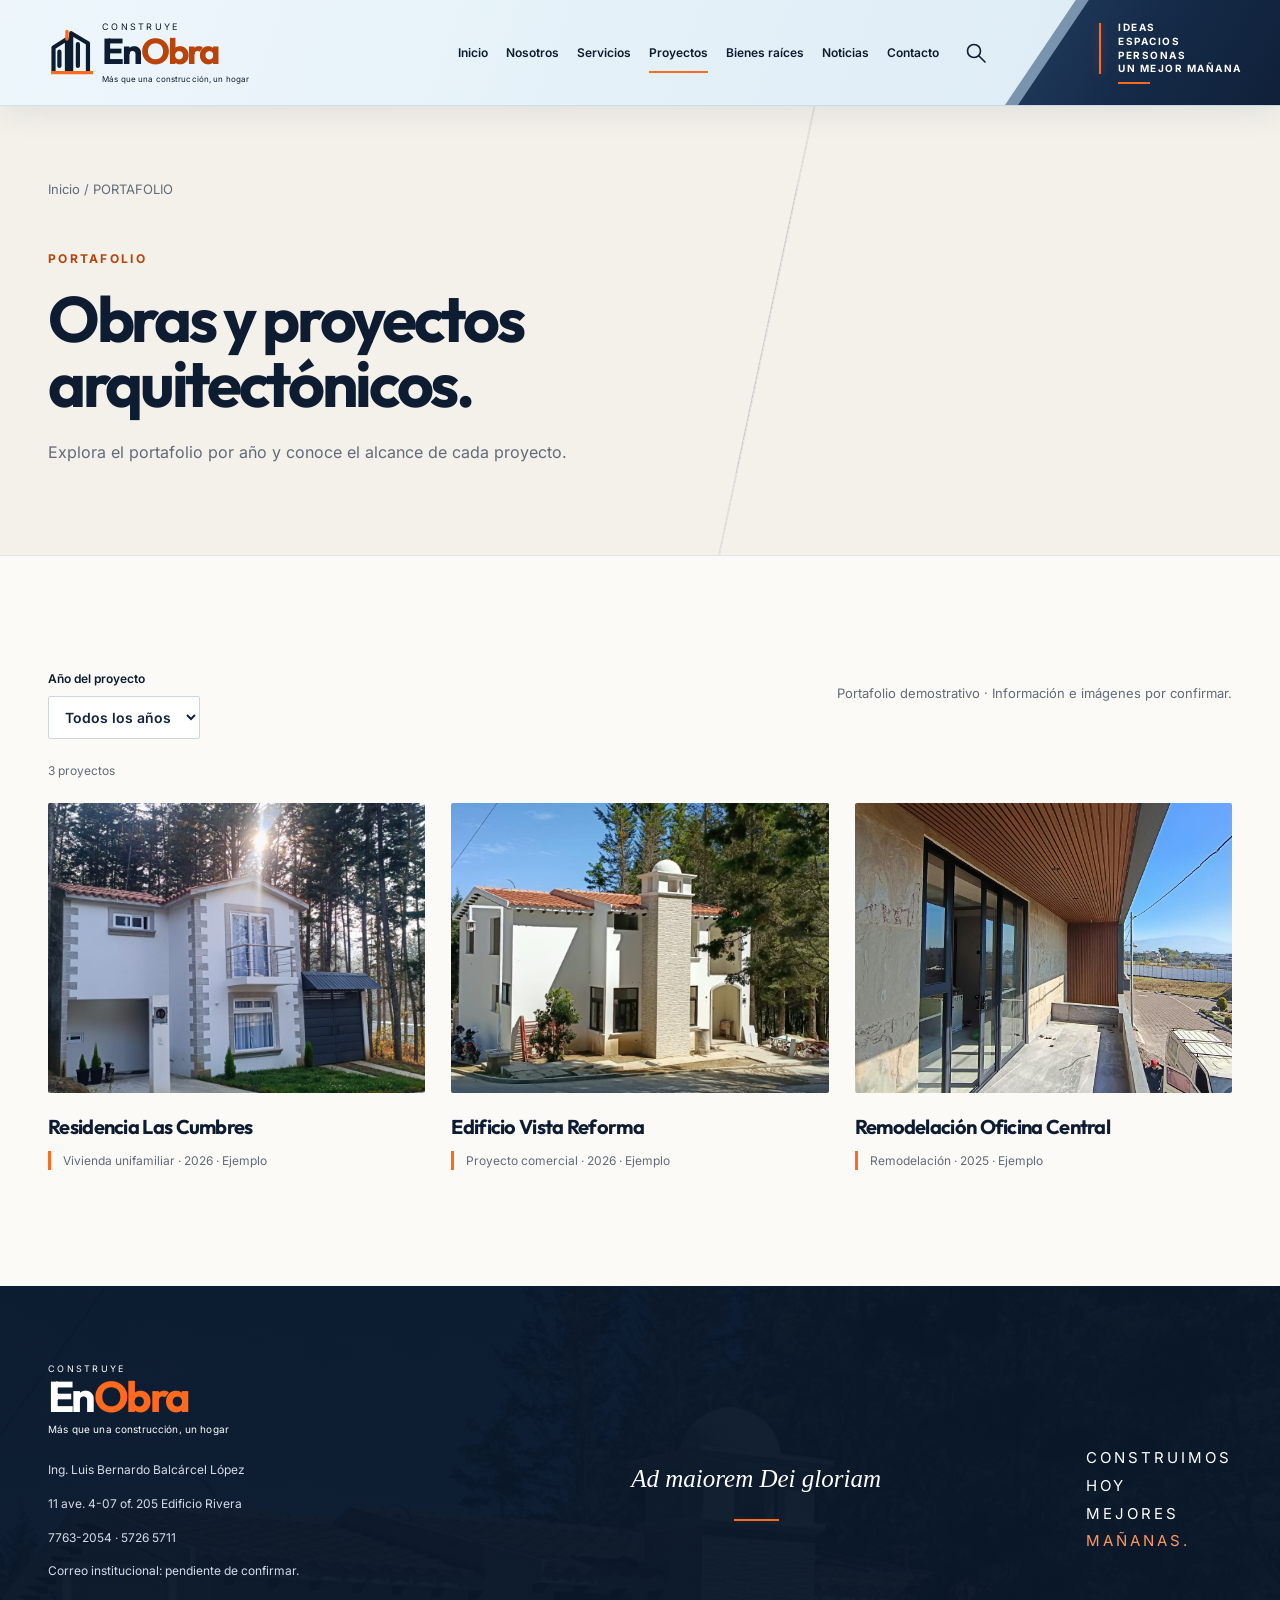
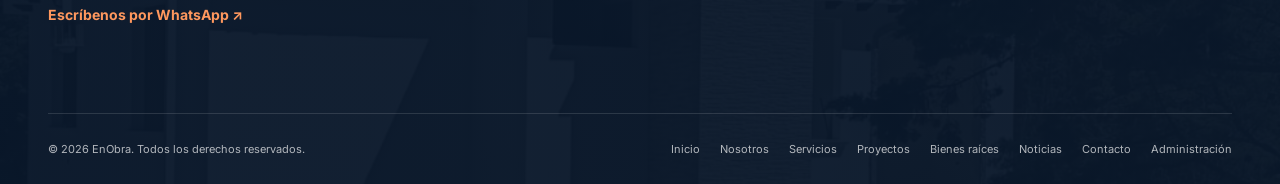
<file: proyectos.html>
<!DOCTYPE html><html lang="es"><head><meta charset="utf-8"><meta name="viewport" content="width=device-width,initial-scale=1"><title>Portafolio de construcción | EnObra</title><meta name="description" content="Portafolio de construcción. EnObra: diseño, construcción y bienes raíces en Quetzaltenango y la región sur occidental de Guatemala."><meta property="og:title" content="Portafolio de construcción | EnObra"><meta property="og:type" content="website"><meta property="og:locale" content="es_GT"><meta property="og:image" content="assets/apartamento.jpg"><link rel="icon" href="assets/favicon.svg" type="image/svg+xml"><link rel="stylesheet" href="styles.css?v=6"><script src="data.js" defer></script><script src="store.js" defer></script><script src="main.js?v=3" defer></script></head><body data-page="proyectos"><a class="skip" href="#main">Saltar al contenido</a><header id="header"><div class="header-inner"><a href="index.html" class="brand" aria-label="EnObra, inicio"><svg class="brand-icon" viewBox="0 0 50 54" aria-hidden="true"><path d="M3 49V21L19 11v38M24 49V4l20 12v33M10 26v17M32 17v26" fill="none" stroke="currentColor" stroke-width="5"/><path d="M0 51h50M19 11V2" stroke="#FF6A1F" stroke-width="4"/></svg><span><small>CONSTRUYE</small><strong>En<span>Obra</span></strong><em>Más que una construcción, un hogar</em></span></a><nav id="navigation" aria-label="Navegación principal"><a href="index.html">Inicio</a><a href="nosotros.html">Nosotros</a><a href="servicios.html">Servicios</a><a href="proyectos.html">Proyectos</a><a href="bienes-raices.html">Bienes raíces</a><a href="noticias.html">Noticias</a><a href="contacto.html">Contacto</a></nav><button class="icon-button" id="search-open" aria-label="Abrir buscador"><svg viewBox="0 0 24 24" aria-hidden="true"><circle cx="10" cy="10" r="6.5"/><path d="m15 15 6 6"/></svg></button><button class="icon-button menu-toggle" id="menu-toggle" aria-controls="navigation" aria-expanded="false" aria-label="Abrir menú"><span></span><span></span><span></span></button></div><div class="header-manifesto" aria-hidden="true"><span class="manifesto-copy">IDEAS<br>ESPACIOS<br>PERSONAS<br>UN MEJOR MAÑANA</span><i></i></div></header><main id="main"><section class="page-intro"><div class="container"><a href="index.html" class="breadcrumb">Inicio / PORTAFOLIO</a><p class="eyebrow">PORTAFOLIO</p><h1>Obras y proyectos<br>arquitectónicos.</h1><p>Explora el portafolio por año y conoce el alcance de cada proyecto.</p></div></section><section class="section container"><div class="filter-top"><label>Año del proyecto<select id="project-year"><option value="">Todos los años</option></select></label><p class="small muted">Portafolio demostrativo · Información e imágenes por confirmar.</p></div><p id="project-count" role="status" class="result-count"></p><div id="projects-grid" class="projects-grid"></div></section></main><footer><div class="container footer-top"><div><a href="index.html" class="brand footer-brand"><span><small>CONSTRUYE</small><strong>En<span>Obra</span></strong><em>Más que una construcción, un hogar</em></span></a><div class="contact-info"></div></div><div class="footer-motto">Ad maiorem Dei gloriam<i></i></div><div class="footer-manifesto">CONSTRUIMOS<br>HOY<br>MEJORES<br><span>MAÑANAS.</span></div></div><div class="container footer-bottom"><p>© <span id="year"></span> EnObra. Todos los derechos reservados.</p><nav aria-label="Navegación del pie"><a href="index.html">Inicio</a><a href="nosotros.html">Nosotros</a><a href="servicios.html">Servicios</a><a href="proyectos.html">Proyectos</a><a href="bienes-raices.html">Bienes raíces</a><a href="noticias.html">Noticias</a><a href="contacto.html">Contacto</a><a href="admin.html">Administración</a></nav></div></footer><button id="back-top" class="icon-button" aria-label="Volver arriba" hidden>↑</button><div id="toast" role="status" aria-live="polite"></div><dialog id="modal" aria-modal="true" aria-labelledby="modal-title"><button id="modal-close" class="icon-button modal-close" aria-label="Cerrar ventana">×</button><div id="modal-content"></div></dialog><noscript><p class="noscript">Activa JavaScript para consultar el contenido interactivo. Teléfono: 7763-2054.</p></noscript></body></html>
</file>
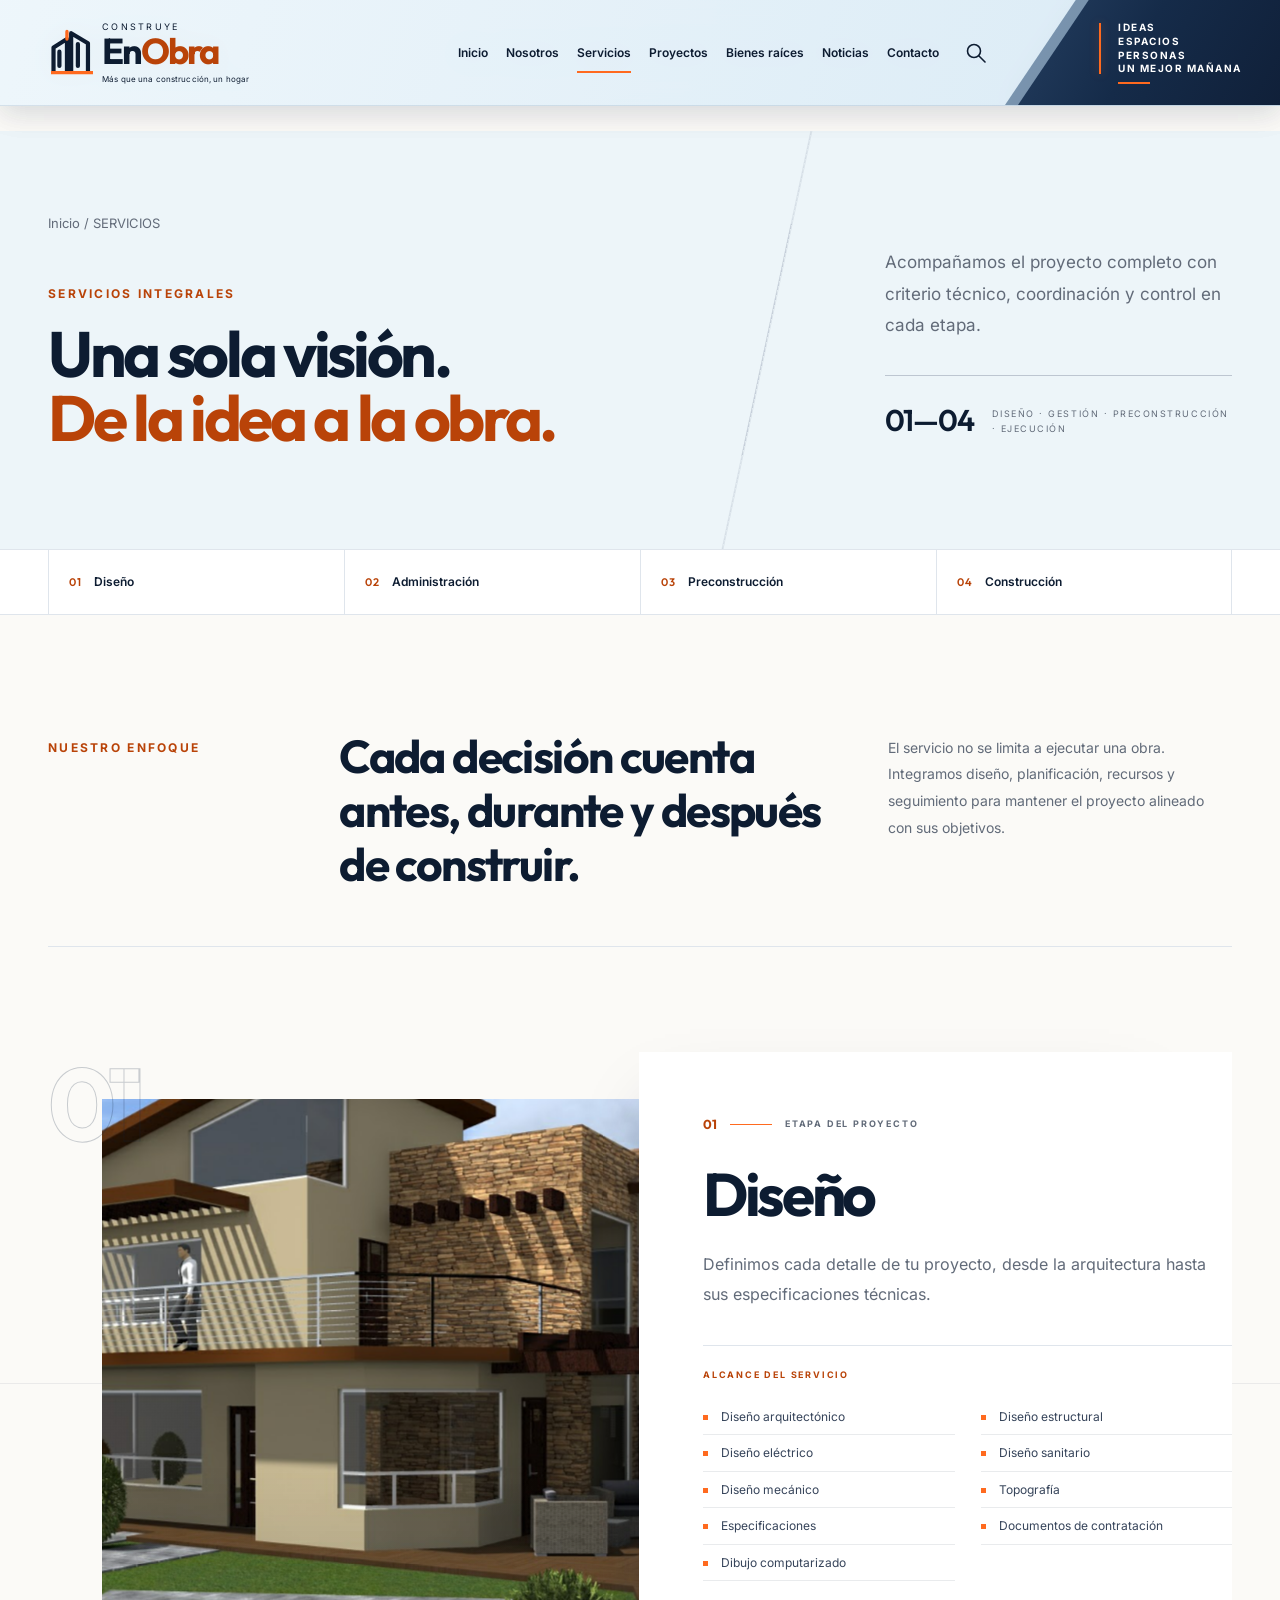
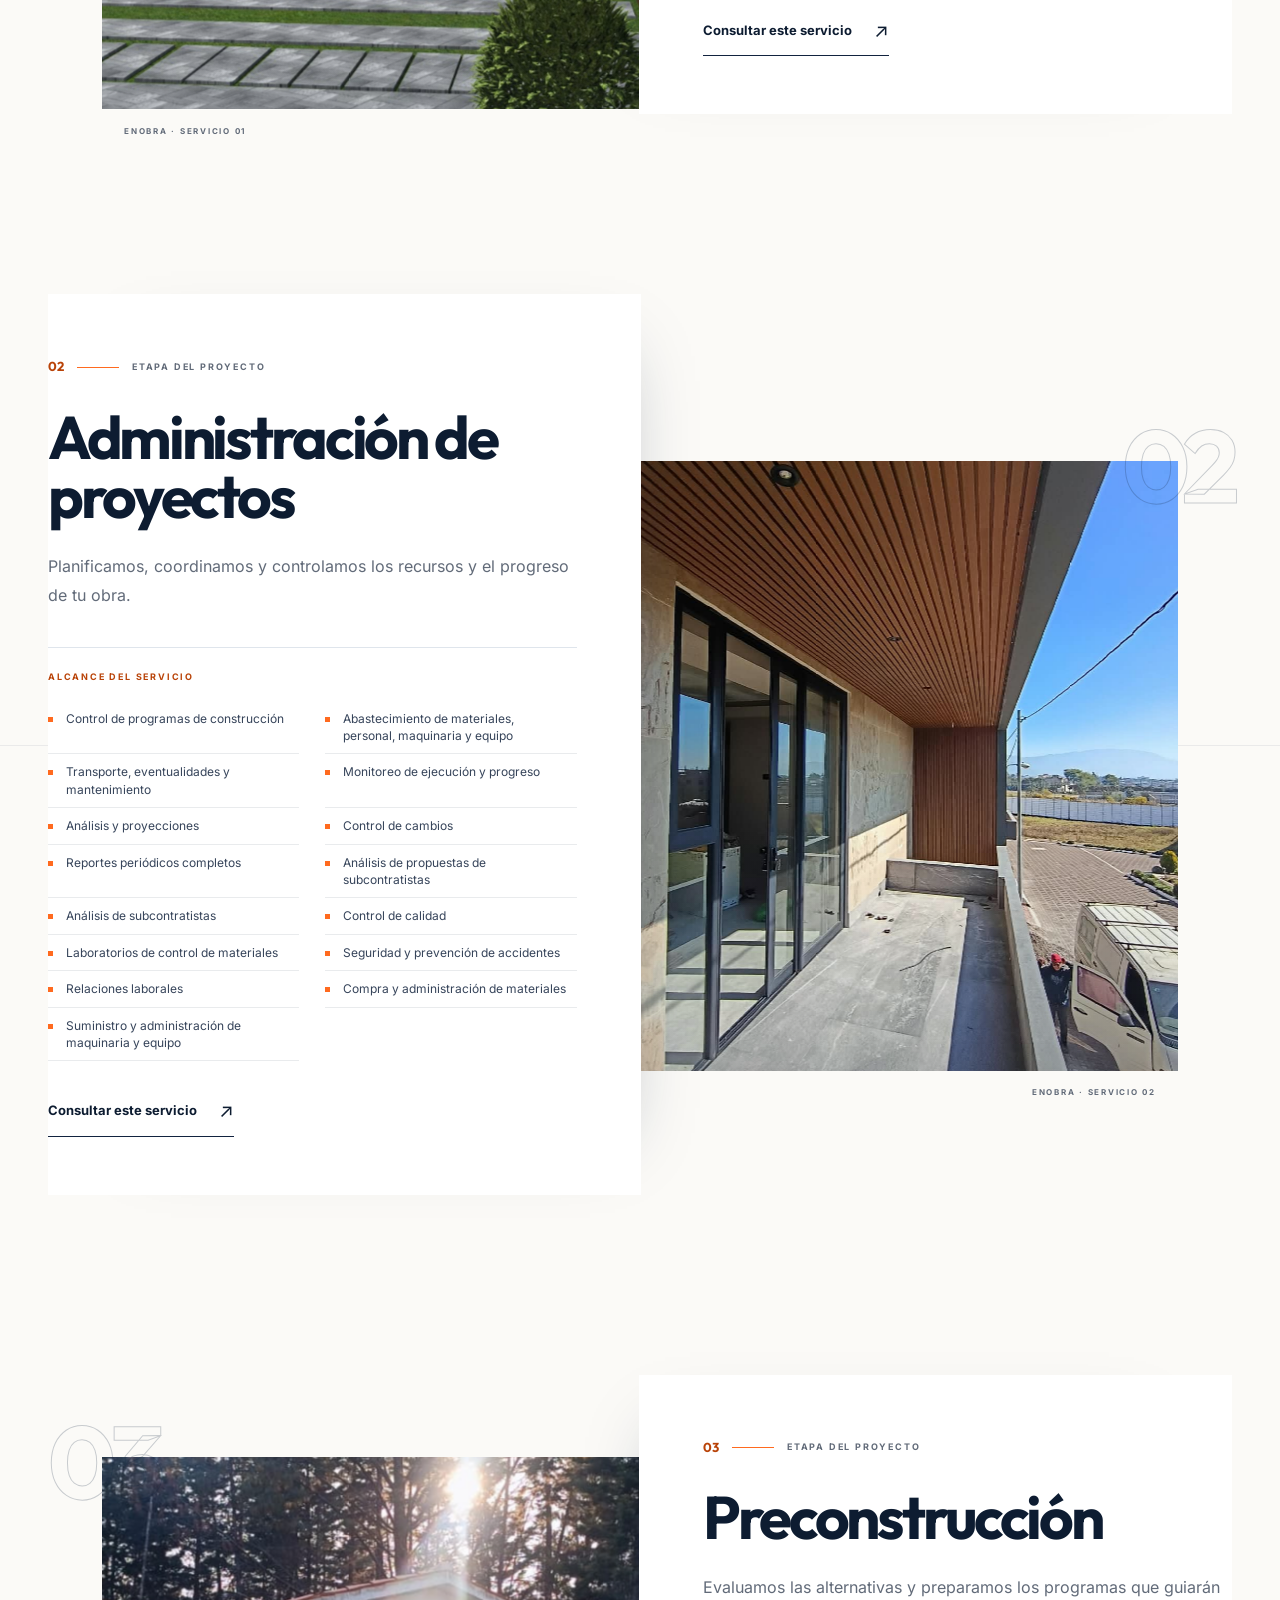
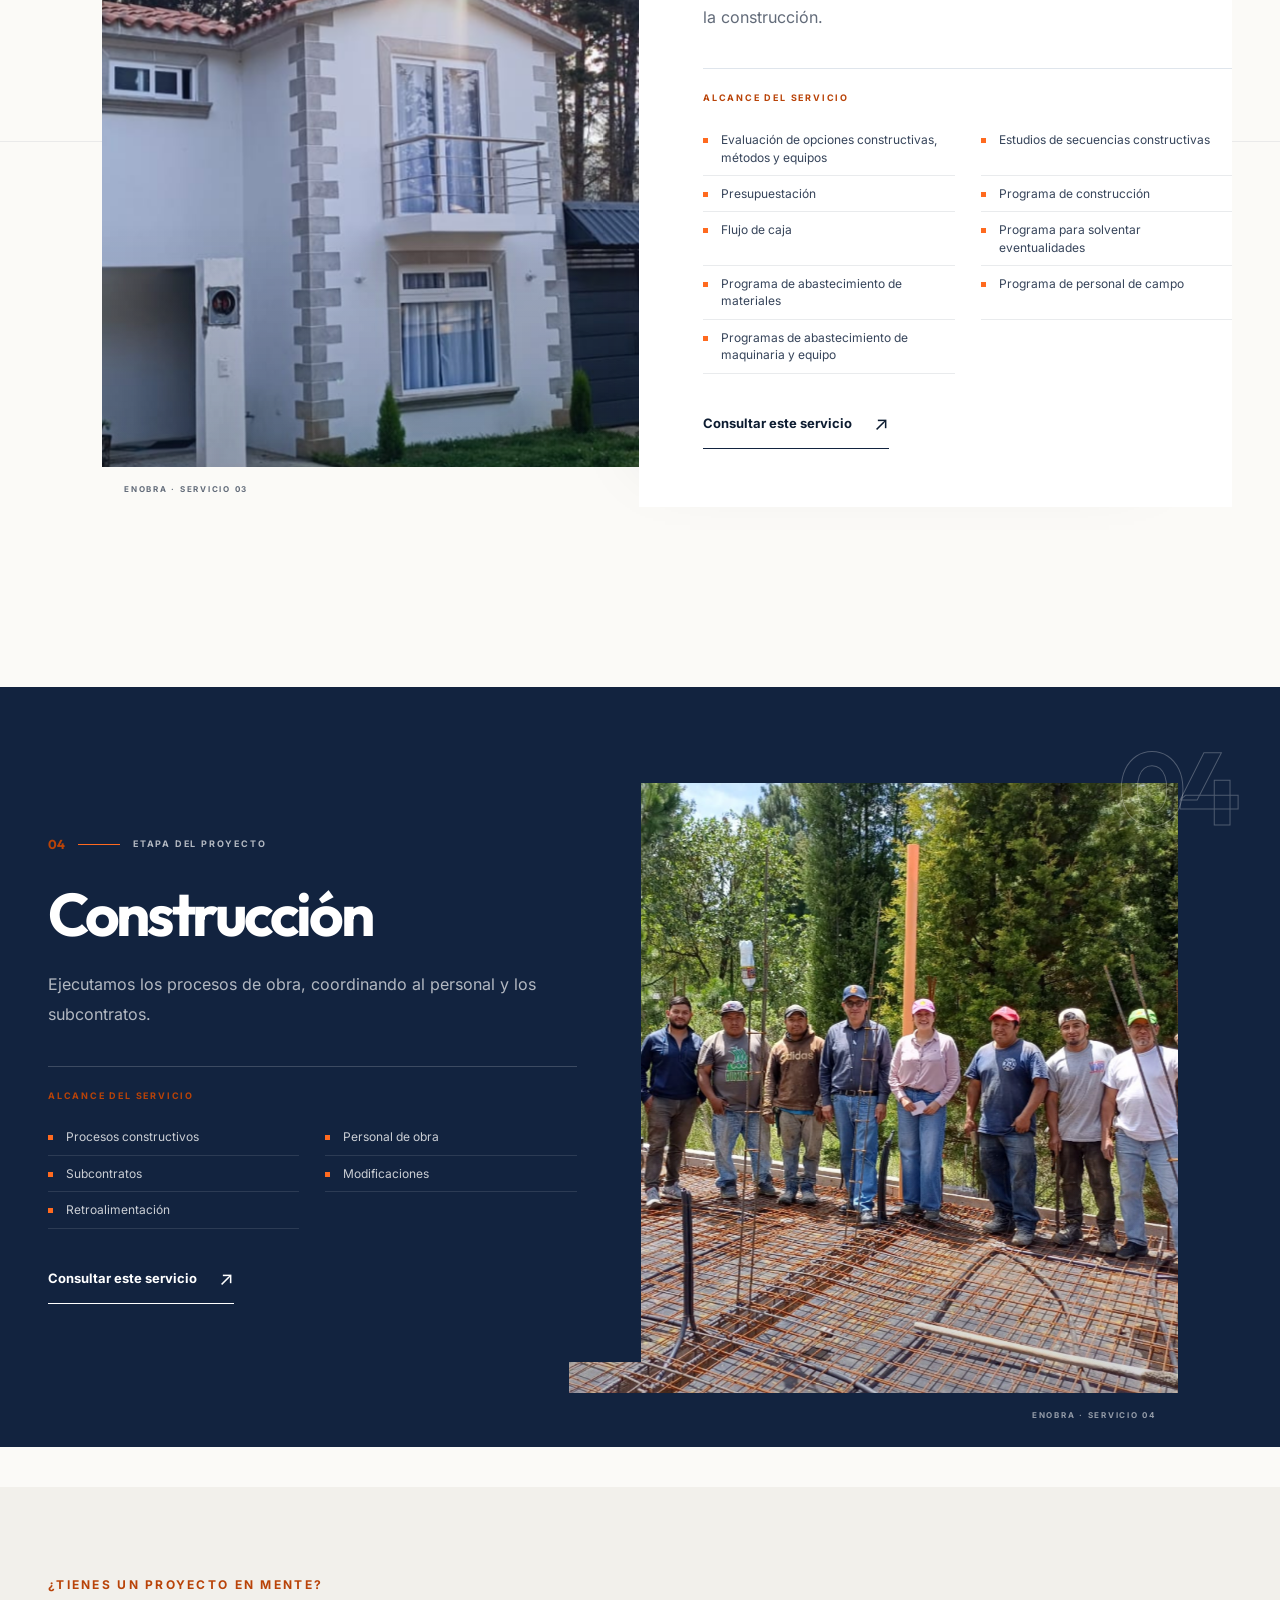
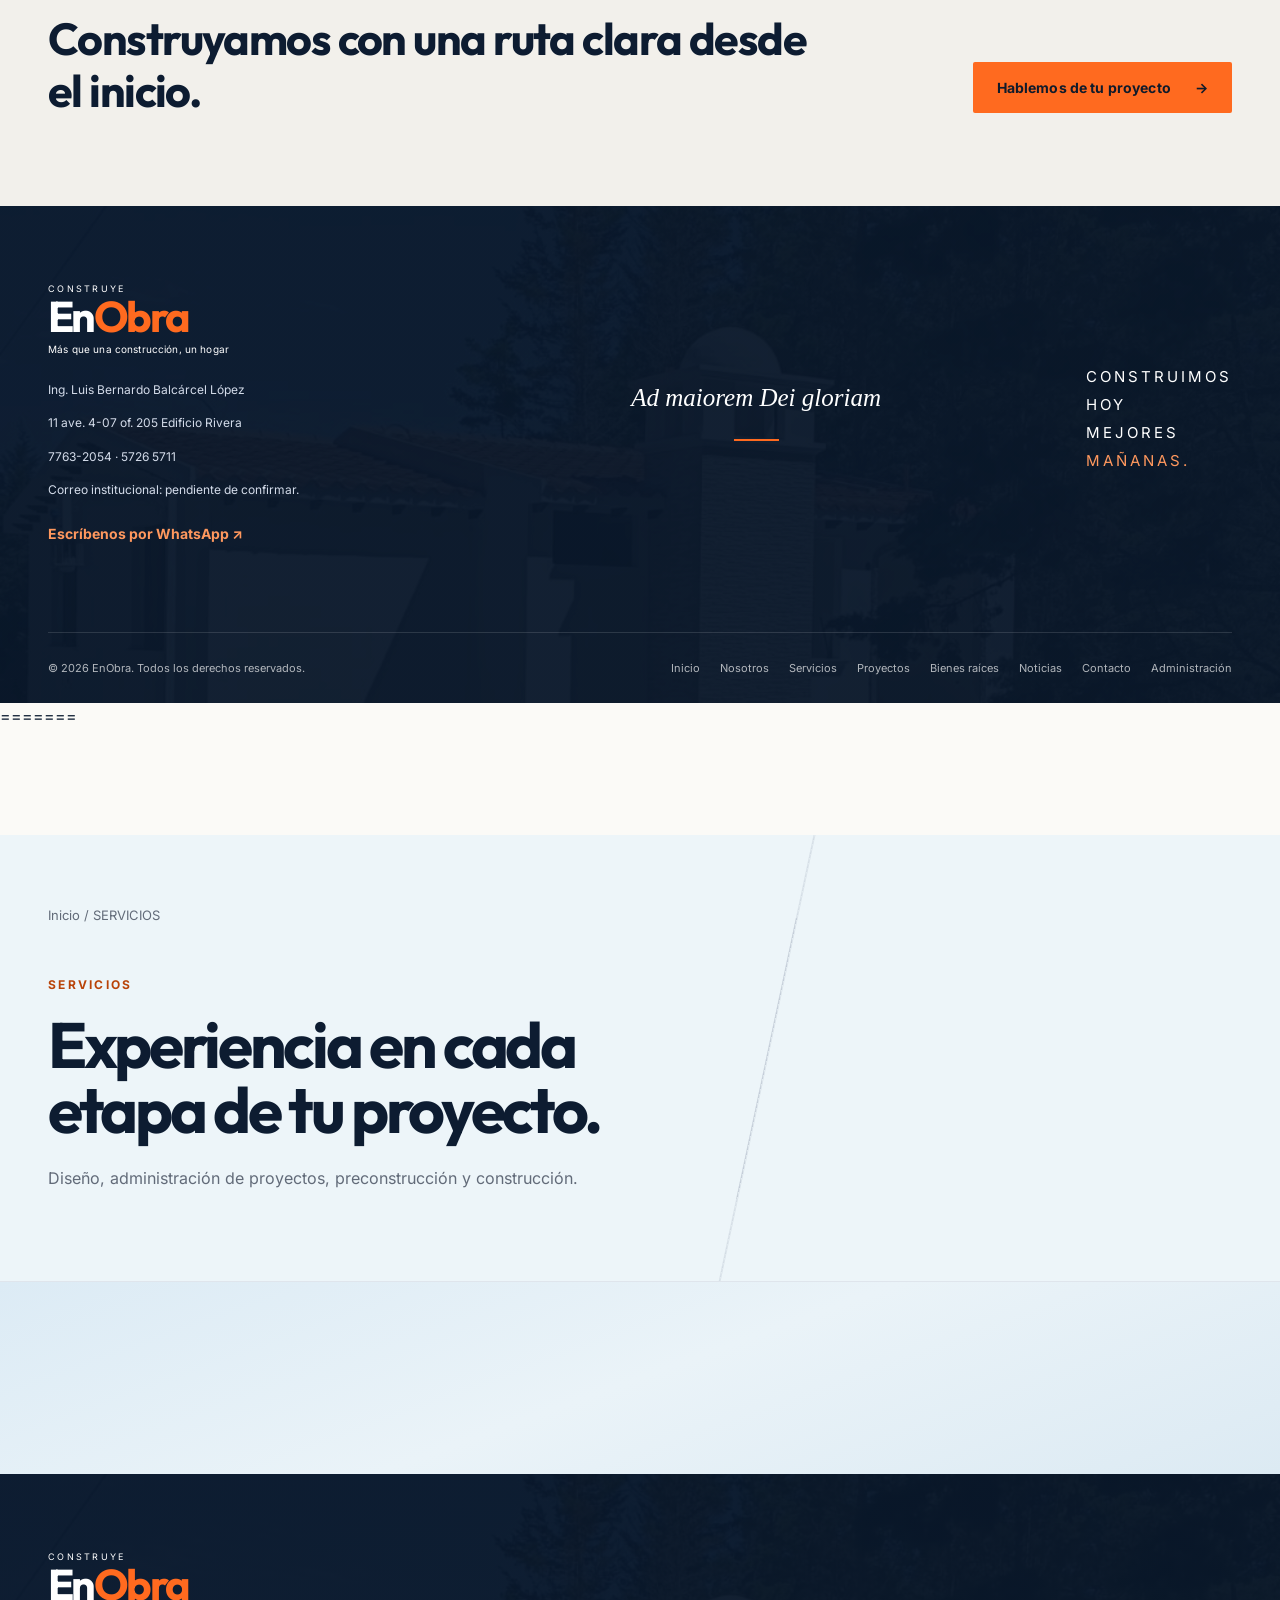
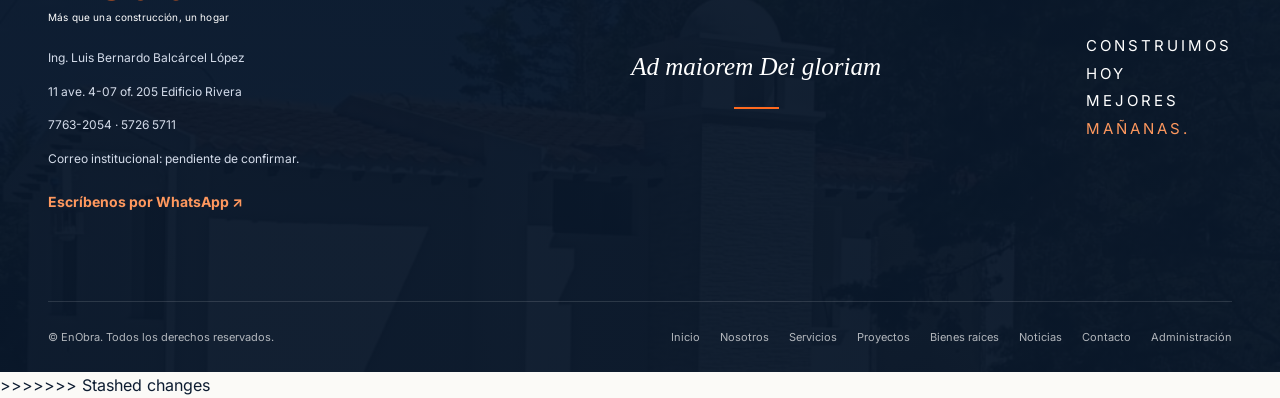
<file: servicios.html>
<<<<<<< Updated upstream
<!DOCTYPE html><html lang="es"><head><meta charset="utf-8"><meta name="viewport" content="width=device-width,initial-scale=1"><title>Servicios | EnObra</title><meta name="description" content="Servicios. EnObra: diseño, construcción y bienes raíces en Quetzaltenango y la región sur occidental de Guatemala."><meta property="og:title" content="Servicios | EnObra"><meta property="og:type" content="website"><meta property="og:locale" content="es_GT"><meta property="og:image" content="assets/apartamento.jpg"><link rel="icon" href="assets/favicon.svg" type="image/svg+xml"><link rel="stylesheet" href="styles.css?v=4"><script src="data.js" defer></script><script src="store.js" defer></script><script src="main.js?v=4" defer></script></head><body data-page="servicios"><a class="skip" href="#main">Saltar al contenido</a><header id="header"><div class="header-inner"><a href="index.html" class="brand" aria-label="EnObra, inicio"><svg class="brand-icon" viewBox="0 0 50 54" aria-hidden="true"><path d="M3 49V21L19 11v38M24 49V4l20 12v33M10 26v17M32 17v26" fill="none" stroke="currentColor" stroke-width="5"/><path d="M0 51h50M19 11V2" stroke="#FF6A1F" stroke-width="4"/></svg><span><small>CONSTRUYE</small><strong>En<span>Obra</span></strong><em>Más que una construcción, un hogar</em></span></a><nav id="navigation" aria-label="Navegación principal"><a href="index.html">Inicio</a><a href="nosotros.html">Nosotros</a><a href="servicios.html">Servicios</a><a href="proyectos.html">Proyectos</a><a href="bienes-raices.html">Bienes raíces</a><a href="noticias.html">Noticias</a><a href="contacto.html">Contacto</a></nav><button class="icon-button" id="search-open" aria-label="Abrir buscador"><svg viewBox="0 0 24 24" aria-hidden="true"><circle cx="10" cy="10" r="6.5"/><path d="m15 15 6 6"/></svg></button><button class="icon-button menu-toggle" id="menu-toggle" aria-controls="navigation" aria-expanded="false" aria-label="Abrir menú"><span></span><span></span><span></span></button></div><div class="header-manifesto" aria-hidden="true">IDEAS<br>ESPACIOS<br>PERSONAS<br>UN MEJOR MAÑANA<i></i></div></header><main id="main"><section class="page-intro services-intro"><div class="container services-intro-grid"><div><a href="index.html" class="breadcrumb">Inicio / SERVICIOS</a><p class="eyebrow">SERVICIOS INTEGRALES</p><h1>Una sola visión.<br><span>De la idea a la obra.</span></h1></div><div class="services-intro-copy"><p>Acompañamos el proyecto completo con criterio técnico, coordinación y control en cada etapa.</p><div class="services-intro-meta"><span>01—04</span><small>DISEÑO · GESTIÓN · PRECONSTRUCCIÓN · EJECUCIÓN</small></div></div></div></section><nav class="service-index-nav" aria-label="Índice de servicios"><div class="container"><a href="#diseno"><span>01</span> Diseño</a><a href="#administracion"><span>02</span> Administración</a><a href="#preconstruccion"><span>03</span> Preconstrucción</a><a href="#construccion"><span>04</span> Construcción</a></div></nav><section class="services-showcase"><div class="container"><div class="services-opening"><p class="eyebrow">NUESTRO ENFOQUE</p><h2>Cada decisión cuenta antes, durante y después de construir.</h2><p>El servicio no se limita a ejecutar una obra. Integramos diseño, planificación, recursos y seguimiento para mantener el proyecto alineado con sus objetivos.</p></div><div id="service-list"></div></div></section><section class="services-closing"><div class="container"><div><p class="eyebrow">¿TIENES UN PROYECTO EN MENTE?</p><h2>Construyamos con una ruta clara desde el inicio.</h2></div><a class="button primary" href="contacto.html?asunto=Construcci%C3%B3n">Hablemos de tu proyecto <span>→</span></a></div></section></main><footer><div class="container footer-top"><div><a href="index.html" class="brand footer-brand"><span><small>CONSTRUYE</small><strong>En<span>Obra</span></strong><em>Más que una construcción, un hogar</em></span></a><div class="contact-info"></div></div><div class="footer-motto">Ad maiorem Dei gloriam<i></i></div><div class="footer-manifesto">CONSTRUIMOS<br>HOY<br>MEJORES<br><span>MAÑANAS.</span></div></div><div class="container footer-bottom"><p>© <span id="year"></span> EnObra. Todos los derechos reservados.</p><nav aria-label="Navegación del pie"><a href="index.html">Inicio</a><a href="nosotros.html">Nosotros</a><a href="servicios.html">Servicios</a><a href="proyectos.html">Proyectos</a><a href="bienes-raices.html">Bienes raíces</a><a href="noticias.html">Noticias</a><a href="contacto.html">Contacto</a><a href="admin.html">Administración</a></nav></div></footer><button id="back-top" class="icon-button" aria-label="Volver arriba" hidden>↑</button><div id="toast" role="status" aria-live="polite"></div><dialog id="modal" aria-modal="true" aria-labelledby="modal-title"><button id="modal-close" class="icon-button modal-close" aria-label="Cerrar ventana">×</button><div id="modal-content"></div></dialog><noscript><p class="noscript">Activa JavaScript para consultar el contenido interactivo. Teléfono: 7763-2054.</p></noscript></body></html>
=======
<!DOCTYPE html><html lang="es"><head><meta charset="utf-8"><meta name="viewport" content="width=device-width,initial-scale=1"><title>Servicios | EnObra</title><meta name="description" content="Servicios. EnObra: diseño, construcción y bienes raíces en Quetzaltenango y la región sur occidental de Guatemala."><meta property="og:title" content="Servicios | EnObra"><meta property="og:type" content="website"><meta property="og:locale" content="es_GT"><meta property="og:image" content="assets/apartamento.jpg"><link rel="icon" href="assets/favicon.svg" type="image/svg+xml"><link rel="stylesheet" href="styles.css?v=6"><script src="data.js" defer></script><script src="store.js" defer></script><script src="main.js?v=3" defer></script></head><body data-page="servicios"><a class="skip" href="#main">Saltar al contenido</a><header id="header"><div class="header-inner"><a href="index.html" class="brand" aria-label="EnObra, inicio"><svg class="brand-icon" viewBox="0 0 50 54" aria-hidden="true"><path d="M3 49V21L19 11v38M24 49V4l20 12v33M10 26v17M32 17v26" fill="none" stroke="currentColor" stroke-width="5"/><path d="M0 51h50M19 11V2" stroke="#FF6A1F" stroke-width="4"/></svg><span><small>CONSTRUYE</small><strong>En<span>Obra</span></strong><em>Más que una construcción, un hogar</em></span></a><nav id="navigation" aria-label="Navegación principal"><a href="index.html">Inicio</a><a href="nosotros.html">Nosotros</a><a href="servicios.html">Servicios</a><a href="proyectos.html">Proyectos</a><a href="bienes-raices.html">Bienes raíces</a><a href="noticias.html">Noticias</a><a href="contacto.html">Contacto</a></nav><button class="icon-button" id="search-open" aria-label="Abrir buscador"><svg viewBox="0 0 24 24" aria-hidden="true"><circle cx="10" cy="10" r="6.5"/><path d="m15 15 6 6"/></svg></button><button class="icon-button menu-toggle" id="menu-toggle" aria-controls="navigation" aria-expanded="false" aria-label="Abrir menú"><span></span><span></span><span></span></button></div><div class="header-manifesto" aria-hidden="true"><span class="manifesto-copy">IDEAS<br>ESPACIOS<br>PERSONAS<br>UN MEJOR MAÑANA</span><i></i></div></header><main id="main"><section class="page-intro"><div class="container"><a href="index.html" class="breadcrumb">Inicio / SERVICIOS</a><p class="eyebrow">SERVICIOS</p><h1>Experiencia en cada<br>etapa de tu proyecto.</h1><p>Diseño, administración de proyectos, preconstrucción y construcción.</p></div></section><section class="section services-surface"><div class="container"><div id="service-list"></div></div></section></main><footer><div class="container footer-top"><div><a href="index.html" class="brand footer-brand"><span><small>CONSTRUYE</small><strong>En<span>Obra</span></strong><em>Más que una construcción, un hogar</em></span></a><div class="contact-info"></div></div><div class="footer-motto">Ad maiorem Dei gloriam<i></i></div><div class="footer-manifesto">CONSTRUIMOS<br>HOY<br>MEJORES<br><span>MAÑANAS.</span></div></div><div class="container footer-bottom"><p>© <span id="year"></span> EnObra. Todos los derechos reservados.</p><nav aria-label="Navegación del pie"><a href="index.html">Inicio</a><a href="nosotros.html">Nosotros</a><a href="servicios.html">Servicios</a><a href="proyectos.html">Proyectos</a><a href="bienes-raices.html">Bienes raíces</a><a href="noticias.html">Noticias</a><a href="contacto.html">Contacto</a><a href="admin.html">Administración</a></nav></div></footer><button id="back-top" class="icon-button" aria-label="Volver arriba" hidden>↑</button><div id="toast" role="status" aria-live="polite"></div><dialog id="modal" aria-modal="true" aria-labelledby="modal-title"><button id="modal-close" class="icon-button modal-close" aria-label="Cerrar ventana">×</button><div id="modal-content"></div></dialog><noscript><p class="noscript">Activa JavaScript para consultar el contenido interactivo. Teléfono: 7763-2054.</p></noscript></body></html>
>>>>>>> Stashed changes
</file>
<file: styles.css>
@font-face {
  font-family: 'Inter';
  font-style: normal;
  font-weight: 400;
  font-display: swap;
  src: url(assets/inter-400.ttf) format('truetype');
}
@font-face {
  font-family: 'Inter';
  font-style: normal;
  font-weight: 500;
  font-display: swap;
  src: url(assets/inter-500.ttf) format('truetype');
}
@font-face {
  font-family: 'Inter';
  font-style: normal;
  font-weight: 600;
  font-display: swap;
  src: url(assets/inter-600.ttf) format('truetype');
}
@font-face {
  font-family: 'Inter';
  font-style: normal;
  font-weight: 700;
  font-display: swap;
  src: url(assets/inter-700.ttf) format('truetype');
}
@font-face {
  font-family: 'Outfit';
  font-style: normal;
  font-weight: 400;
  font-display: swap;
  src: url(assets/outfit-400.ttf) format('truetype');
}
@font-face {
  font-family: 'Outfit';
  font-style: normal;
  font-weight: 500;
  font-display: swap;
  src: url(assets/outfit-500.ttf) format('truetype');
}
@font-face {
  font-family: 'Outfit';
  font-style: normal;
  font-weight: 600;
  font-display: swap;
  src: url(assets/outfit-600.ttf) format('truetype');
}
@font-face {
  font-family: 'Outfit';
  font-style: normal;
  font-weight: 700;
  font-display: swap;
  src: url(assets/outfit-700.ttf) format('truetype');
}
/* EnObra · tokens, estructura, componentes y adaptación. */
:root{--navy:#12233f;--blue:#304e7d;--orange:#ff6a1f;--orange-text:#b94308;--white:#fff;--light:#f3f6fa;--gray:#6b7280;--text-secondary:#626b79;--gray-light:#a3a3a3;--line:#dfe5ec;--radius:12px;--shadow:0 8px 30px #12233f09;--heading:'Outfit','Arial',sans-serif;--body:'Inter','Arial',sans-serif;--ease:cubic-bezier(.2,.7,.2,1)}
*{box-sizing:border-box}html{scroll-behavior:smooth;scroll-padding-top:105px}body{margin:0;color:var(--navy);font-family:var(--body);line-height:1.65;font-size:16px}body.modal-open{overflow:hidden}button,input,select,textarea{font:inherit}button,a,input,select,textarea{-webkit-tap-highlight-color:transparent}button{cursor:pointer}a{color:inherit;text-decoration:none}button{color:inherit}button:disabled{cursor:wait;opacity:.7}img{display:block;width:100%;height:auto;object-fit:cover;background:var(--light)}svg{width:24px;height:24px;stroke:currentColor;fill:none;stroke-width:1.6;stroke-linecap:round;stroke-linejoin:round;flex-shrink:0}h1,h2,h3{font-family:var(--heading);line-height:1.17;letter-spacing:-.035em;margin:0;font-weight:700}h2{font-size:clamp(30px,3.1vw,44px)}h3{font-size:22px}p{margin:0 0 20px}button:focus-visible,a:focus-visible,input:focus-visible,select:focus-visible,textarea:focus-visible,summary:focus-visible{outline:3px solid var(--blue);outline-offset:4px}.hero :focus-visible,footer :focus-visible,.cta :focus-visible{outline-color:var(--white)}[hidden]{display:none!important}.container{width:min(1240px,calc(100% - 96px));margin-inline:auto}.section{padding-block:96px}.tinted{background:var(--light)}.eyebrow{font-size:12px;font-weight:700;letter-spacing:.19em;color:var(--orange-text);margin-bottom:18px}.accent-line{height:3px;width:54px;background:var(--orange);margin:24px 0}.small{font-size:13px}.muted{color:var(--text-secondary)}.text-link{display:inline-flex;align-items:center;gap:14px;color:var(--orange-text);font-size:14px;font-weight:700;background:none;border:0;padding:8px 0}.text-link span,.button span{transition:transform .25s}.text-link:hover span,.button:hover span{transform:translateX(4px)}.button{display:inline-flex;justify-content:center;align-items:center;gap:24px;min-height:50px;padding:13px 23px;border:1px solid transparent;border-radius:5px;font-size:14px;font-weight:700;transition:background .25s,transform .25s}.primary{background:var(--orange);color:var(--navy)}.primary:hover{background:#ff8a50;transform:translateY(-2px)}.outline{border-color:#ffffff90;background:transparent;color:var(--white)}.outline:hover{background:#ffffff18}.icon-button{display:inline-flex;align-items:center;justify-content:center;min-width:44px;height:44px;border:0;background:transparent;border-radius:7px}.icon-button:hover{background:#12233f0b}.skip{position:fixed;top:-100px;left:15px;background:white;z-index:200;padding:12px}.skip:focus{top:12px}
/* Fixed header and brand */
header{position:fixed;inset:0 0 auto;background:white;z-index:30;transition:box-shadow .3s}header.scrolled{box-shadow:0 3px 22px #12233f14}.header-inner{height:105px;padding:0 180px 0 4%;display:flex;align-items:center;gap:22px;transition:height .3s}.scrolled .header-inner{height:85px}.brand{display:flex;gap:9px;align-items:center;flex-shrink:0;line-height:1}.brand-icon{width:42px;height:51px}.brand small{display:block;letter-spacing:.25em;font-size:9px;font-style:normal;margin-bottom:2px}.brand strong{font-family:var(--heading);font-size:36px;letter-spacing:-.06em;display:block}.brand strong span{color:var(--orange-text)}.brand em{font-style:normal;font-size:8px;display:block;letter-spacing:.015em;margin-top:6px}.header-inner nav{display:flex;margin-left:auto;gap:25px;align-items:center}.header-inner nav a{position:relative;font-size:13px;font-weight:600;white-space:nowrap;padding:13px 0}.header-inner nav a:after{content:'';position:absolute;bottom:2px;left:0;width:0;height:2px;background:var(--orange);transition:width .3s}.header-inner nav a.active:after,.header-inner nav a:hover:after{width:100%}.header-manifesto{position:absolute;right:0;top:0;bottom:0;width:160px;padding:15px 12px 8px 45px;background:var(--navy);clip-path:polygon(22% 0,100% 0,100% 100%,0 100%);color:white;font-size:8px;letter-spacing:.16em;line-height:1.8}.header-manifesto i{display:block;width:30px;height:2px;background:var(--orange);margin-top:5px}.menu-toggle{display:none}
/* Hero */
.hero{margin-top:105px;min-height:690px;position:relative;color:white;overflow:hidden}.hero>img,.hero-overlay{position:absolute;inset:0;height:100%}.hero>img{object-position:center 60%}.hero-overlay{background:linear-gradient(90deg,#101e35ed 0%,#10233ed1 32%,#12233f40 75%,#12233f15),linear-gradient(0deg,#12233f99,transparent 45%)}.hero-content{position:relative;padding-top:90px;padding-bottom:30px}.hero .eyebrow{color:#ff985e;font-size:11px}.hero h1{font-size:clamp(44px,5vw,72px);line-height:1.08;letter-spacing:-.045em;max-width:700px;animation:enter .6s both}.hero h1 span{color:var(--orange)}.hero-description{max-width:460px;font-size:17px;color:#edf0f5;margin-top:25px;animation:enter .6s .1s both}.hero-actions{display:flex;gap:15px;margin-top:30px;animation:enter .6s .2s both}.hero-bottom{display:flex;justify-content:space-between;align-items:center;margin-top:65px}.micro{font-size:10px;letter-spacing:.14em;display:flex;align-items:center;gap:15px}.micro:before{content:'';width:36px;height:2px;background:var(--orange)}.hero-bottom em{font-family:Georgia,serif;font-size:19px;transform:rotate(-5deg);border-bottom:2px solid var(--orange);padding-bottom:6px}
.about{display:grid;grid-template-columns:1.4fr .8fr .65fr;gap:50px;align-items:center}.about>div>p:not(.eyebrow){font-size:14px;color:var(--text-secondary);line-height:1.95}.values{background:var(--light);padding:30px 25px;border-radius:var(--radius)}.values>div{padding:20px 0;border-bottom:1px solid var(--line)}.values>div:last-child{border:0}.values svg{color:var(--orange-text);width:30px;height:30px;margin-bottom:10px}.values h3{font-size:17px;letter-spacing:-.02em}.values p{font-size:13px;margin:5px 0 0;color:var(--text-secondary)}.about-image{margin:0;position:relative}.about-image img{height:355px;border-radius:2px}.about-image figcaption{font-size:9px;letter-spacing:.2em;writing-mode:vertical-rl;position:absolute;right:-25px;top:0}.section-heading{display:flex;justify-content:space-between;gap:60px;align-items:end;margin-bottom:40px}.section-heading>p{max-width:345px;font-size:14px;color:var(--text-secondary);margin-bottom:4px}.section-heading .text-link{flex-shrink:0}.services-grid{display:grid;grid-template-columns:repeat(3,1fr);gap:22px}.service-card{display:grid;grid-template-columns:1.5fr 1fr;min-height:305px;background:white;border-radius:var(--radius);overflow:hidden;box-shadow:var(--shadow);transition:transform .3s}.service-card:hover{transform:translateY(-5px)}.service-copy{padding:26px 19px}.service-copy>svg{color:var(--orange-text);width:32px;height:32px;margin-bottom:17px}.service-copy h3{font-size:21px;margin-bottom:16px}.service-copy p{font-size:13px;color:var(--text-secondary);line-height:1.8}.service-card .image-wrap{overflow:hidden}.service-card img{height:100%;transition:transform .6s}.service-card:hover img{transform:scale(1.05)}.service-copy .text-link{font-size:12px;gap:8px}
/* Property catalog */
.catalog-note{font-size:11px;letter-spacing:.09em;color:var(--blue);padding:12px 0;border-top:1px solid var(--line)}.catalog-note span{letter-spacing:0;color:var(--text-secondary)}.filter-top{display:flex;align-items:center;justify-content:space-between;margin:17px 0}.tabs{display:flex;gap:6px;background:var(--light);padding:5px;border-radius:8px}.tabs button{border:0;background:transparent;padding:10px 25px;border-radius:5px;font-size:14px}.tabs button[aria-pressed=true]{background:var(--navy);color:white}.favorites-check{display:flex;align-items:center;gap:8px;font-size:13px}.favorites-check input{accent-color:var(--navy);width:17px;height:17px}.favorites-check span{background:var(--light);padding:2px 9px;border-radius:20px}.filters{background:var(--light);border-radius:var(--radius);padding:22px}.filters summary{display:none;cursor:pointer;font-weight:600}.filter-grid{display:grid;grid-template-columns:1.5fr repeat(5,1fr);gap:13px}label{display:block;font-size:12px;font-weight:600}input,select,textarea{display:block;width:100%;margin-top:7px;padding:11px 12px;border:1px solid #cdd5df;border-radius:5px;background:white;color:var(--navy);font-size:14px;min-width:0}input::placeholder,textarea::placeholder{color:#6b7280}textarea{resize:vertical;min-height:105px}.filter-actions{display:flex;justify-content:space-between;margin-top:10px}.filter-actions .text-link{font-size:12px}.result-count{font-size:12px;color:var(--text-secondary);margin:22px 0}.properties-grid{display:grid;grid-template-columns:repeat(3,1fr);gap:28px}.property-card{border:1px solid var(--line);border-radius:var(--radius);overflow:hidden;box-shadow:var(--shadow);animation:enter .35s both;transition:transform .3s}.property-card:hover{transform:translateY(-4px)}.property-photo{position:relative;overflow:hidden}.property-photo>img{aspect-ratio:4/3;transition:transform .6s}.property-card:hover .property-photo>img{transform:scale(1.05)}.badge{position:absolute;left:17px;top:17px;background:var(--orange);color:var(--navy);padding:5px 10px;border-radius:3px;font-size:11px;font-weight:700;letter-spacing:.03em}.badge.rental{background:var(--blue);color:white}.favorite{position:absolute;right:15px;top:15px;background:white;border-radius:50%;width:36px;height:36px;min-width:36px}.favorite[aria-pressed=true]{color:var(--orange-text)}.favorite[aria-pressed=true] svg{fill:var(--orange)}.favorite:hover{background:var(--light)}.property-body{padding:23px}.price{font-size:25px;font-weight:700;letter-spacing:-.04em;margin-bottom:10px;line-height:1.3}.price small{font-size:13px;font-weight:400;letter-spacing:0}.property-body h3{font-size:19px;margin-bottom:7px}.location{font-size:12px;color:var(--text-secondary);display:flex;align-items:center;gap:4px;margin-bottom:18px}.location svg{width:14px;height:14px}.features{display:flex;align-items:center;justify-content:space-between;gap:8px;border-top:1px solid var(--line);border-bottom:1px solid var(--line);padding:14px 0;font-size:12px}.features span{display:flex;align-items:center;gap:5px}.features svg{width:18px;height:18px;color:var(--blue)}.property-actions{display:flex;flex-direction:column;gap:9px;margin-top:17px}.property-actions button{display:flex;justify-content:space-between;padding:10px 13px;border:1px solid var(--line);border-radius:5px;background:white;font-size:13px;font-weight:600}.property-actions button:hover{background:var(--light)}.whatsapp{font-size:12px;text-align:center;color:var(--orange-text);text-decoration:underline;text-underline-offset:3px}.catalog-end{text-align:center;margin:32px 0 55px}.cta{display:flex;justify-content:space-between;align-items:center;gap:30px;padding:36px 44px;background:var(--navy);color:white;border-radius:var(--radius);border-left:5px solid var(--orange)}.cta .eyebrow{color:#ff985e;font-size:10px;margin-bottom:10px}.cta h3{font-size:25px;line-height:1.4}.cta h3 span{font-weight:400}.empty{text-align:center;background:var(--light);padding:50px;border-radius:12px}.empty p{margin-top:10px}.projects-section{padding-top:15px}.projects-grid{display:grid;grid-template-columns:repeat(3,1fr);gap:26px}.project-card{border:0;text-align:left;background:none;padding:0}.project-image{position:relative;overflow:hidden;border-radius:10px}.project-image img{aspect-ratio:1.3;transition:transform .6s}.project-image span{position:absolute;inset:0;background:#12233f70;display:flex;align-items:center;justify-content:center;color:white;opacity:0;transition:opacity .3s}.project-card:hover img{transform:scale(1.05)}.project-card:hover .project-image span,.project-card:focus-visible .project-image span{opacity:1}.project-card h3{font-size:20px;margin:22px 0 12px}.project-card p{font-size:12px;color:var(--text-secondary);border-left:3px solid var(--orange);padding-left:12px}.contact-layout{display:grid;grid-template-columns:1fr 1fr;gap:100px}.contact-info{font-size:14px;line-height:1.8;margin-top:25px}.contact-info p{margin-bottom:12px}.contact-info a:hover{text-decoration:underline}.demo-notice{font-size:12px;color:var(--text-secondary);max-width:370px;margin-top:22px}.form-grid{display:grid;grid-template-columns:1fr 1fr;gap:18px}.form-grid .full{grid-column:1/-1}.error{display:block;color:#b42318;font-size:12px;font-weight:400;margin-top:5px;min-height:0}input[aria-invalid=true],textarea[aria-invalid=true]{border-color:#b42318}.form-grid .button{justify-self:start}.form-note{font-size:12px;color:var(--text-secondary);margin:0}.form-success{background:#e4f2e8;padding:15px;color:#215633;margin-bottom:20px;border-radius:5px}.spinner{width:17px;height:17px;border:2px solid currentColor;border-right-color:transparent;border-radius:50%;animation:spin .6s linear infinite}
/* Footer and overlays */
footer{background:linear-gradient(#12233ff2,#12233ff2),url('assets/edificio.jpg') center/cover;color:white}.footer-top{display:grid;grid-template-columns:1.2fr 1fr .6fr;gap:50px;padding-block:60px}.footer-brand strong span{color:var(--orange)}.footer-brand strong{font-size:43px}.footer-brand em{font-size:10px}.footer-top .contact-info{font-size:12px;color:#d4dcea}.footer-motto{align-self:center;text-align:center;font-family:Georgia,serif;font-style:italic;font-size:25px}.footer-motto i{display:block;width:45px;height:2px;background:var(--orange);margin:20px auto}.footer-manifesto{font-size:15px;letter-spacing:.2em;line-height:1.85;justify-self:end;align-self:center}.footer-manifesto span{color:#ff985e}.footer-bottom{display:flex;justify-content:space-between;gap:30px;border-top:1px solid #ffffff20;padding-block:22px;font-size:10px;color:#d4dcea}.footer-bottom p{margin:0}.footer-bottom nav{display:flex;gap:20px}#back-top{position:fixed;bottom:25px;right:25px;background:var(--navy);color:white;z-index:20;box-shadow:0 4px 15px #0002}#toast{position:fixed;left:50%;bottom:28px;transform:translate(-50%,20px);background:var(--navy);color:white;padding:12px 22px;border-radius:8px;z-index:100;opacity:0;pointer-events:none;font-size:14px;width:max-content;max-width:90vw;transition:.25s}#toast.visible{opacity:1;transform:translate(-50%,0)}dialog{padding:0;border:0;border-radius:14px;width:min(800px,calc(100% - 32px));max-height:90dvh;color:var(--navy);box-shadow:0 25px 100px #0004;overflow:auto}dialog::backdrop{background:#09172bcc;backdrop-filter:blur(4px)}.modal-close{position:absolute;right:12px;top:12px;background:white;z-index:3;font-size:28px;box-shadow:0 3px 10px #0002}.modal-close:hover{background:var(--light)}.modal-body{padding:34px}.modal-body h2{font-size:31px;padding-right:20px;margin-bottom:20px}.modal-body .eyebrow{margin-bottom:10px}.modal-body>p{color:var(--text-secondary)}.gallery{position:relative;background:var(--navy)}.gallery img{width:100%;height:360px}.gallery-controls{position:absolute;bottom:15px;left:15px;right:15px;display:flex;align-items:center;justify-content:space-between;color:white}.gallery-controls button{background:white;color:var(--navy);font-size:20px}.gallery-controls span{background:#12233fc9;padding:5px 15px;border-radius:20px;font-size:13px}.modal-actions{display:flex;gap:16px;align-items:center;flex-wrap:wrap;margin-top:25px}.modal-actions .whatsapp{font-size:14px}.search-results h3{font-size:14px;letter-spacing:.08em;color:var(--orange-text);margin:28px 0 10px}.search-result{display:flex;text-align:left;justify-content:space-between;gap:15px;border:0;border-bottom:1px solid var(--line);background:white;width:100%;padding:15px 5px;font-size:15px}.search-result:hover{background:var(--light)}.search-result small{color:var(--text-secondary)}.reveal{opacity:1}.js-reveal{opacity:0;transform:translateY(20px);transition:opacity .6s var(--ease),transform .6s var(--ease)}.js-reveal.visible{opacity:1;transform:none}.noscript{position:fixed;bottom:0;background:white;padding:20px;width:100%;z-index:100} @keyframes enter{from{opacity:0;transform:translateY(15px)}to{opacity:1;transform:none}}@keyframes spin{to{transform:rotate(360deg)}}
@media(max-width:1200px){.header-manifesto{display:none}.header-inner{padding-inline:4%;gap:18px}.header-inner nav{gap:20px}.filter-grid{grid-template-columns:repeat(3,1fr)}.services-grid{gap:15px}.service-copy{padding:23px 15px}.about{gap:30px}.contact-layout{gap:55px}}
@media(max-width:1024px){.container{width:calc(100% - 64px)}.header-inner nav{gap:15px}.header-inner nav a{font-size:12px}.brand strong{font-size:30px}.brand-icon{width:32px}.section{padding-block:70px}.about{grid-template-columns:1.2fr 1fr}.about-image{display:none}.services-grid,.properties-grid,.projects-grid{grid-template-columns:repeat(2,1fr)}.service-card:last-child{grid-column:1/-1;min-height:230px;grid-template-columns:1.5fr 1fr}.service-card:last-child img{max-height:240px}.hero h1{font-size:62px}.section-heading{gap:30px}.section-heading>p{max-width:280px}.footer-bottom{flex-direction:column;gap:10px}.contact-layout{gap:35px}}
@media(max-width:768px){html{scroll-padding-top:90px}.container{width:calc(100% - 40px)}.header-inner,.scrolled .header-inner{height:80px;padding:0 20px}.header-inner #search-open{margin-left:auto}.menu-toggle{display:flex;flex-direction:column;gap:5px}.menu-toggle span{height:2px;width:22px;background:var(--navy);transition:transform .25s,opacity .25s}.menu-toggle[aria-expanded=true] span:first-child{transform:translateY(7px) rotate(45deg)}.menu-toggle[aria-expanded=true] span:nth-child(2){opacity:0}.menu-toggle[aria-expanded=true] span:last-child{transform:translateY(-7px) rotate(-45deg)}.header-inner nav{display:flex;position:absolute;top:80px;left:0;right:0;background:white;padding:20px 30px;flex-direction:column;align-items:stretch;gap:0;box-shadow:0 15px 20px #12233f10;opacity:0;visibility:hidden;transform:translateY(-8px);transition:.25s}.header-inner nav.open{opacity:1;visibility:visible;transform:none}.header-inner nav a{font-size:15px;padding:12px}.header-inner nav a.active:after{width:30px;left:12px}.hero{margin-top:80px;min-height:650px;text-align:center}.hero-content{padding-top:75px}.hero-overlay{background:linear-gradient(90deg,#12233fde,#12233f75),linear-gradient(0deg,#12233f88,transparent)}.hero h1{font-size:56px}.hero-description{margin:25px auto 0}.hero-actions{justify-content:center}.hero-bottom{justify-content:center;margin-top:58px}.hero-bottom em{display:none}.hero .eyebrow{font-size:9px}.about{grid-template-columns:1fr;gap:30px}.values{display:grid;grid-template-columns:repeat(3,1fr);gap:20px;padding:20px}.values>div{border:0}.values h3{font-size:15px}.values p{font-size:12px}.section-heading{display:block}.section-heading>p{max-width:100%;margin-top:22px}.section-heading>.text-link{margin-top:20px}.section{padding-block:60px}.filters summary{display:list-item}.filter-grid{margin-top:18px;grid-template-columns:repeat(2,1fr)}.cta{padding:28px;display:block}.cta h3{font-size:23px}.cta .button{margin-top:25px}.contact-layout{grid-template-columns:1fr;gap:30px}.footer-top{grid-template-columns:1fr 1fr;gap:30px}.footer-manifesto{display:none}.footer-motto{font-size:21px}.footer-bottom nav{flex-wrap:wrap;gap:10px 20px}.gallery img{height:280px}.modal-body{padding:26px}.modal-body h2{font-size:27px}}
@media(max-width:480px){.hero{min-height:630px}.hero h1{font-size:43px}.hero-content{padding-top:65px}.hero-description{font-size:15px}.hero-actions{flex-direction:column;align-items:stretch;margin-inline:22px}.hero-actions .button{min-height:48px}.hero-bottom{margin-top:38px}.micro{font-size:8px;gap:8px}.micro:before{width:20px}.services-grid,.properties-grid,.projects-grid{grid-template-columns:1fr}.service-card:last-child{grid-column:auto;min-height:305px;grid-template-columns:1.5fr 1fr}.service-card:last-child img{max-height:none}.service-copy{padding:26px 22px}.service-copy p{font-size:14px}.filter-top{align-items:start;gap:15px;flex-wrap:wrap}.tabs button{padding:9px 23px}.filters{padding:18px}.filter-grid{gap:12px}.search-field{grid-column:1/-1}.filter-actions{align-items:start;gap:15px}.filter-actions button{font-size:11px!important;text-align:left}.values{grid-template-columns:1fr;padding:20px 26px;gap:0}.values>div{border-bottom:1px solid var(--line);display:grid;grid-template-columns:38px 1fr;column-gap:12px;padding:17px 0}.values>div>span{grid-row:1/3}.values svg{margin:0}.values h3{font-size:17px}.values p{font-size:13px}.form-grid{grid-template-columns:1fr}.footer-top{grid-template-columns:1fr;padding-block:45px}.footer-motto{text-align:left;justify-self:start}.footer-motto i{margin-left:0}.brand strong{font-size:31px}.brand-icon{width:32px}.brand em{font-size:7px}.header-inner{gap:8px}.modal-body{padding:24px 20px}.gallery img{height:240px}.modal-actions{flex-direction:column;align-items:stretch}.modal-body .features{gap:6px;font-size:11px}.modal-body .features svg{width:16px}.property-body{padding:22px}}
@media(prefers-reduced-motion:reduce){*,*:before,*:after{animation:none!important;transition:none!important;scroll-behavior:auto!important}.js-reveal{opacity:1;transform:none}}
.sr-only{position:absolute;width:1px;height:1px;padding:0;margin:-1px;overflow:hidden;clip:rect(0,0,0,0);white-space:nowrap;border:0}
/* Versión multipágina: páginas institucionales, fichas y administración. */
body:not([data-page="index"]) main{padding-top:105px}.header-inner{padding-right:150px;gap:15px}.header-inner nav{gap:18px}.header-manifesto{width:130px;padding-left:37px}.header-inner nav a{font-size:12px}.official-logo{width:190px;max-height:65px;object-fit:contain}.page-intro{background:var(--light);padding:45px 0 65px;border-bottom:1px solid var(--line)}.page-intro h1,.detail-page h1{font-size:clamp(38px,4.7vw,64px);max-width:950px}.page-intro .eyebrow{margin-top:27px}.page-intro>div>p:last-child:not(.eyebrow){max-width:650px;color:var(--text-secondary);margin:22px 0 0}.breadcrumb{display:inline-block;color:var(--text-secondary);font-size:13px;margin-bottom:22px}.home-about{max-width:780px;text-align:center}.home-about>p:not(.eyebrow){margin-top:20px;color:var(--text-secondary)}.business-grid,.news-grid{display:grid;grid-template-columns:1fr 1fr;gap:30px}.business-card,.news-card{background:white;border-radius:12px;overflow:hidden;border:1px solid var(--line);transition:transform .3s}.business-card:hover,.news-card:hover{transform:translateY(-4px)}.business-card>img{height:300px}.business-card>div,.news-card>div{padding:32px}.business-card h3{font-size:32px}.business-card p:not(.eyebrow),.news-card p:not(.eyebrow){color:var(--text-secondary);margin:18px 0 0}.news-card img{aspect-ratio:2;object-fit:cover}.news-card h3{font-size:25px}.institutional{display:grid;grid-template-columns:.75fr 1.25fr;gap:90px;align-items:start}.institutional aside{position:sticky;top:125px}.institutional aside img{aspect-ratio:4/5;border-radius:10px}.institutional blockquote{margin:25px 0;font-family:var(--heading);font-size:28px;line-height:1.3}.prose{color:var(--text-secondary);line-height:1.9;white-space:pre-line;margin-top:25px}.prose p{margin-bottom:25px;white-space:normal}.signature{margin-top:35px;padding-left:20px;border-left:3px solid var(--orange);font-size:14px}.mission-grid{display:grid;grid-template-columns:.8fr 1.2fr;gap:80px}.principles-grid{display:grid;grid-template-columns:repeat(4,1fr);gap:30px;margin-top:40px}.principles-grid article{padding:25px;border:1px solid var(--line);border-radius:12px}.principle-number{font-family:var(--heading);font-size:35px;color:var(--orange-text)}.principles-grid h3{font-size:21px;margin:20px 0}.principles-grid p{font-size:14px;color:var(--text-secondary)}.service-detail{display:grid;grid-template-columns:.8fr 1.2fr;gap:65px;padding:25px 0 70px;margin-bottom:60px;border-bottom:1px solid var(--line);scroll-margin-top:100px}.service-detail>div>img{height:450px;border-radius:12px}.service-detail h2{margin-bottom:22px}.service-detail>div>p:not(.eyebrow){color:var(--text-secondary)}.service-items{padding-left:20px;columns:2;column-gap:30px;margin:28px 0}.service-items li{padding-bottom:12px;break-inside:avoid;font-size:14px}.service-items li::marker{color:var(--orange-text)}.project-card{display:block}.property-detail-link{border:1px solid var(--line);padding:10px 13px;font-size:14px;border-radius:5px}.property-detail-link:hover{background:var(--light)}.detail-page{padding-top:40px}.detail-page h1{margin-bottom:20px}.detail-page>.eyebrow{margin-top:10px}.detail-gallery{position:relative;margin-top:40px}.detail-gallery>img{width:100%;height:560px;border-radius:12px}.detail-gallery-controls{position:absolute;bottom:20px;right:20px;display:flex;gap:12px;align-items:center;background:var(--navy);color:white;padding:5px 12px;border-radius:8px}.detail-gallery-controls .icon-button{color:white}.thumbnails{display:flex;gap:12px;overflow:auto;margin:18px 0 45px}.thumbnails button{border:2px solid transparent;padding:3px;background:white;border-radius:8px;flex-shrink:0}.thumbnails button[aria-pressed=true]{border-color:var(--orange)}.thumbnails img{height:80px;width:110px;border-radius:4px}.detail-description{max-width:850px}.detail-description .button{margin-top:25px}.property-detail-columns{display:grid;grid-template-columns:1.3fr .8fr;gap:70px}.property-summary{padding:30px;background:var(--light);border-radius:12px;align-self:start}.property-summary .button{display:flex;margin-top:30px}.property-summary .text-link{margin-top:15px}.detail-page video{width:100%;max-height:500px;margin:25px 0;background:var(--navy)}.news-cover{margin:30px 0;max-height:550px;border-radius:12px}.article-text{max-width:850px}.footer-top .text-link{color:#ff985e}.footer-bottom nav{flex-wrap:wrap}.footer-bottom{font-size:11px}.admin-notice{padding:22px 26px;background:#fff4eb;border-left:4px solid var(--orange);border-radius:8px;font-size:14px;margin-bottom:45px}.admin-entry{max-width:900px;margin:auto}.admin-entry>p:not(.eyebrow){margin-top:20px;color:var(--text-secondary)}.profile-grid{display:grid;grid-template-columns:1fr 1fr;gap:25px;margin:35px 0}.profile-card{border:1px solid var(--line);border-radius:12px;padding:30px;background:var(--light);text-align:left}.profile-card span{display:block;font-size:25px;font-weight:700}.profile-card small{display:block;margin:10px 0;color:var(--text-secondary)}.profile-card strong{font-size:14px;color:var(--orange-text)}.admin-toolbar{display:flex;justify-content:space-between;gap:20px;border-bottom:1px solid var(--line);padding-bottom:18px}.admin-toolbar p{margin:4px 0}.admin-tabs{display:flex;flex-wrap:wrap;gap:10px;margin:30px 0}.admin-tabs button{background:var(--light);border:0;padding:12px 18px;border-radius:6px;font-size:14px}.admin-tabs button[aria-pressed=true]{background:var(--navy);color:white}.admin-tabs span{margin-left:10px}.admin-heading{margin:40px 0 25px}.admin-heading h2{font-size:32px}.admin-row{display:flex;align-items:center;gap:25px;border:1px solid var(--line);border-radius:10px;padding:15px;margin-bottom:15px}.admin-row>img{width:110px;height:80px;border-radius:6px}.admin-row h3{font-size:19px}.admin-row p{margin:6px 0 0;font-size:13px;color:var(--text-secondary)}.admin-row-actions{margin-left:auto;display:flex;gap:20px}.danger{color:#b42318}.admin-backups{margin-top:65px;padding:30px;background:var(--light);border-radius:12px}.admin-backups p{font-size:14px;margin:15px 0}.secondary{border:1px solid var(--line);background:white;color:var(--navy)}.upload-label{position:relative;overflow:hidden;cursor:pointer}.upload-label input{position:absolute;inset:0;opacity:0;cursor:pointer;margin:0}.upload-panel{padding:20px;background:var(--light);border-radius:8px}.upload-panel p{margin-top:15px;margin-bottom:0}.checkbox-label{display:flex;align-items:center;gap:10px}.checkbox-label input{width:auto;margin:0}.admin-guide{max-width:850px}.admin-guide li{padding-bottom:18px}.admin-guide h3{margin-top:28px}.admin-guide h2{color:var(--navy)}
@media(max-width:1200px){.header-inner{padding-right:4%}.header-inner nav{gap:13px}.institutional{gap:45px}.service-detail{gap:35px}.principles-grid{grid-template-columns:repeat(2,1fr)}}
@media(max-width:1024px){.header-inner .brand{gap:5px}.header-inner nav{gap:10px}.header-inner nav a{font-size:11px}.header-inner{gap:10px}.service-items{columns:1}.mission-grid{gap:45px}.business-card>img{height:240px}}
@media(max-width:768px){body:not([data-page="index"]) main{padding-top:80px}.header-inner nav a{font-size:15px}.page-intro{padding:25px 0 45px}.institutional,.mission-grid,.service-detail,.property-detail-columns{grid-template-columns:1fr;gap:35px}.institutional aside{position:static}.institutional aside img{height:320px;aspect-ratio:auto}.service-detail{padding-bottom:40px;margin-bottom:35px}.service-detail>div>img{height:280px}.business-card>div,.news-card>div{padding:22px}.business-card h3{font-size:26px}.detail-gallery>img{height:350px}.admin-row{gap:15px;flex-wrap:wrap}.admin-row-actions{margin-left:0}.admin-heading{display:block}.admin-heading>.button{margin-top:20px}.profile-card{padding:22px}.profile-card span{font-size:21px}.admin-tabs{gap:6px}.admin-tabs button{font-size:12px;padding:10px}.footer-bottom nav{gap:12px}.detail-page h1{font-size:36px}}
@media(max-width:480px){.business-grid,.news-grid,.principles-grid,.profile-grid{grid-template-columns:1fr}.detail-gallery>img{height:260px}.thumbnails img{width:80px;height:60px}.admin-row>img{width:80px;height:65px}.admin-row>div:nth-child(2){flex:1;min-width:120px}.admin-row-actions{width:100%;justify-content:flex-end}.service-items{columns:1}.page-intro h1{font-size:36px}.admin-backups{padding:22px}.admin-backups .modal-actions{align-items:stretch}.property-summary{padding:22px}.service-detail>div>img{height:250px}.profile-grid{gap:16px}}

/* ============================================================
   EnObra · refinamiento visual 2026
   Movimiento ligero, composición editorial y parallax eficiente.
   ============================================================ */
:root{
  --paper:#fbfaf7;
  --warm:#f4f1eb;
  --ink:#0d1c31;
  --line-soft:#d9dfe6;
  --shadow-soft:0 18px 55px rgba(13,28,49,.08);
  --shadow-hover:0 24px 70px rgba(13,28,49,.14);
}
body{background:var(--paper);color:var(--ink);text-rendering:optimizeLegibility}
main{overflow:hidden}
.section{position:relative}
.section-heading h2{max-width:760px}
.section-heading .eyebrow{margin-bottom:12px}
.text-link{position:relative;gap:10px}
.text-link:after{content:"";position:absolute;left:0;bottom:3px;width:0;height:1px;background:currentColor;transition:width .3s var(--ease)}
.text-link:hover:after{width:100%}
.button{border-radius:2px;letter-spacing:.01em}
.primary{color:#101b2b}

/* Home header overlays the hero, becoming a light glass surface on scroll. */
body[data-page="index"] header{background:transparent;color:white;box-shadow:none}
body[data-page="index"] header:not(.scrolled) .header-inner{height:112px}
body[data-page="index"] header:not(.scrolled) .header-inner nav a,
body[data-page="index"] header:not(.scrolled) .brand,
body[data-page="index"] header:not(.scrolled) #search-open{color:white}
body[data-page="index"] header:not(.scrolled) .menu-toggle span{background:white}
body[data-page="index"] header:not(.scrolled) .header-inner nav a:after{background:#ff8a50}
body[data-page="index"] header.scrolled{background:rgba(255,255,255,.93);color:var(--navy);backdrop-filter:blur(14px);-webkit-backdrop-filter:blur(14px);border-bottom:1px solid rgba(18,35,63,.07);box-shadow:0 10px 35px rgba(18,35,63,.08)}
body[data-page="index"] .header-manifesto{background:rgba(13,28,49,.88);backdrop-filter:blur(8px);-webkit-backdrop-filter:blur(8px)}
body:not([data-page="index"]) header{background:rgba(255,255,255,.96);backdrop-filter:blur(12px);-webkit-backdrop-filter:blur(12px);border-bottom:1px solid rgba(18,35,63,.06)}

/* Hero */
body[data-page="index"] .hero{margin-top:0;min-height:min(900px,100svh);height:min(900px,100svh);isolation:isolate}
.hero>img.parallax-media{inset:-4% 0;height:108%;width:100%;transform:translate3d(0,var(--parallax-y,0px),0) scale(1.035);will-change:transform}
.hero-overlay{z-index:1;background:linear-gradient(90deg,rgba(8,20,37,.93) 0%,rgba(10,27,49,.79) 37%,rgba(13,34,60,.36) 70%,rgba(13,34,60,.16) 100%),linear-gradient(0deg,rgba(7,18,33,.76) 0%,transparent 48%)}
.hero:after{content:"";position:absolute;inset:0;z-index:1;pointer-events:none;background:linear-gradient(90deg,transparent calc(25% - .5px),rgba(255,255,255,.055) 25%,transparent calc(25% + .5px),transparent calc(50% - .5px),rgba(255,255,255,.05) 50%,transparent calc(50% + .5px),transparent calc(75% - .5px),rgba(255,255,255,.045) 75%,transparent calc(75% + .5px))}
body[data-page="index"] .hero-content{z-index:2;padding-top:clamp(175px,20vh,215px);padding-bottom:45px;min-height:100%;display:flex;flex-direction:column;align-items:flex-start}
.hero .eyebrow{letter-spacing:.22em;margin-bottom:20px}
.hero h1{font-size:clamp(52px,5.8vw,88px);max-width:790px;line-height:.99;letter-spacing:-.052em;text-wrap:balance}
.hero h1 span{display:inline-block;color:#ff7b36}
.hero-description{font-size:clamp(15px,1.25vw,18px);line-height:1.75;max-width:500px;color:rgba(255,255,255,.84)}
.hero-actions{margin-top:34px}
.hero-actions .button{min-height:54px;padding-inline:26px}
.hero-bottom{margin-top:auto;width:100%;padding-top:50px;color:rgba(255,255,255,.78)}
.scroll-cue{position:absolute;right:0;bottom:44px;display:flex;align-items:center;gap:12px;font-size:9px;letter-spacing:.22em;color:rgba(255,255,255,.72);writing-mode:vertical-rl;z-index:3}
.scroll-cue i{display:block;width:1px;height:54px;background:linear-gradient(var(--orange),rgba(255,255,255,.25));animation:cue 1.9s var(--ease) infinite}
@keyframes cue{0%,100%{transform:scaleY(.65);transform-origin:top;opacity:.55}50%{transform:scaleY(1);opacity:1}}

/* Home about: editorial split instead of a centered flat block. */
.home-about{max-width:none;text-align:left;display:grid;grid-template-columns:minmax(0,1fr) minmax(360px,.82fr);gap:clamp(60px,8vw,120px);align-items:center;padding-block:clamp(90px,10vw,150px)}
.home-about-copy{max-width:690px}
.home-about h2{font-size:clamp(42px,4.8vw,66px);line-height:1.02;letter-spacing:-.05em}
.home-about h2 span{color:var(--orange-text)}
.home-about-lead{font-size:clamp(16px,1.3vw,19px);line-height:1.9;color:var(--text-secondary);max-width:620px;margin:32px 0 24px}
.home-proof{display:grid;grid-template-columns:repeat(3,1fr);margin-top:52px;border-top:1px solid var(--line);border-bottom:1px solid var(--line)}
.home-proof>div{padding:22px 22px 22px 0;border-right:1px solid var(--line)}
.home-proof>div+div{padding-left:22px}
.home-proof>div:last-child{border-right:0}
.home-proof strong{display:block;font-family:var(--heading);font-size:18px;line-height:1.2;letter-spacing:-.025em}
.home-proof small{display:block;color:var(--text-secondary);font-size:11px;line-height:1.55;margin-top:7px}
.home-about-visual{margin:0;position:relative;padding:0 0 38px 38px}
.home-about-visual:before{content:"";position:absolute;left:0;bottom:0;width:58%;height:64%;background:var(--orange);z-index:0}
.home-about-visual:after{content:"";position:absolute;right:-28px;top:-28px;width:78px;height:78px;border-top:1px solid var(--navy);border-right:1px solid var(--navy);opacity:.45}
.image-frame{position:relative;z-index:1;overflow:hidden;background:var(--warm)}
.home-about-visual img{height:clamp(460px,50vw,640px);object-position:center;transition:transform .8s var(--ease)}
.home-about-visual:hover img{transform:scale(1.025)}
.home-about-visual figcaption{position:absolute;z-index:2;right:-3px;bottom:7px;font-size:9px;letter-spacing:.2em;color:var(--text-secondary)}

/* Two business areas: large photographic editorial cards. */
.home-business-section{background:var(--warm);overflow:hidden}
.home-business-section:before{content:"";position:absolute;inset:0;background:linear-gradient(90deg,rgba(18,35,63,.035) 1px,transparent 1px);background-size:25% 100%;pointer-events:none}
.home-business-section .section-heading{margin-bottom:55px}
.home-business-section .business-grid{gap:28px;align-items:start}
.home-business-section .business-card{position:relative;height:560px;border:0;border-radius:0;box-shadow:none;background:var(--navy);overflow:hidden;isolation:isolate}
.home-business-section .business-card:nth-child(2){margin-top:72px}
.home-business-section .business-card>img{position:absolute;inset:0;height:100%;width:100%;transition:transform .9s var(--ease),filter .5s var(--ease)}
.home-business-section .business-card:before{content:"";position:absolute;inset:0;z-index:1;background:linear-gradient(180deg,rgba(7,18,33,.05) 15%,rgba(7,18,33,.84) 100%);transition:background .45s var(--ease)}
.home-business-section .business-card>div{position:absolute;z-index:2;left:0;right:0;bottom:0;padding:42px;color:white}
.home-business-section .business-card .eyebrow{color:#ff9a65}
.home-business-section .business-card h3{font-size:clamp(30px,3vw,43px);max-width:420px;color:white}
.home-business-section .business-card p:not(.eyebrow){color:rgba(255,255,255,.75);max-width:460px;line-height:1.7}
.home-business-section .business-card .text-link{color:white}
.home-business-section .business-card:hover{transform:translateY(-6px);box-shadow:var(--shadow-hover)}
.home-business-section .business-card:hover>img{transform:scale(1.045)}
.home-business-section .business-card:hover:before{background:linear-gradient(180deg,rgba(7,18,33,.1) 0%,rgba(7,18,33,.9) 100%)}

/* Home portfolio: one dominant work + two supporting works. */
.portfolio-showcase{padding-block:clamp(100px,10vw,145px)}
#home-projects{display:grid;grid-template-columns:minmax(0,1.35fr) minmax(280px,.65fr);grid-template-rows:repeat(2,minmax(260px,1fr));gap:22px;height:720px}
#home-projects .project-card{position:relative;overflow:hidden;background:var(--navy);min-width:0}
#home-projects .project-card:first-child{grid-row:1 / 3}
#home-projects .project-image{height:100%;border-radius:0}
#home-projects .project-image:after{content:"";position:absolute;inset:0;background:linear-gradient(180deg,transparent 38%,rgba(7,18,33,.88) 100%);z-index:1;transition:background .35s var(--ease)}
#home-projects .project-image img{height:100%;aspect-ratio:auto;transform:scale(1.001);transition:transform .85s var(--ease)}
#home-projects .project-image span{z-index:3;inset:auto 26px 26px auto;width:48px;height:48px;border:1px solid rgba(255,255,255,.48);border-radius:50%;font-size:0;opacity:1;background:rgba(10,27,49,.24);backdrop-filter:blur(5px)}
#home-projects .project-image span:after{content:"↗";font-size:19px}
#home-projects .project-card h3,#home-projects .project-card p{position:absolute;z-index:2;left:30px;right:82px;color:white;margin:0}
#home-projects .project-card h3{bottom:56px;font-size:clamp(22px,2.2vw,34px);line-height:1.08}
#home-projects .project-card p{bottom:26px;border:0;padding:0;color:rgba(255,255,255,.7);font-size:10px;letter-spacing:.12em;text-transform:uppercase}
#home-projects .project-card:hover .project-image img{transform:scale(1.045)}
#home-projects .project-card:hover .project-image:after{background:linear-gradient(180deg,rgba(7,18,33,.04) 26%,rgba(7,18,33,.93) 100%)}
.portfolio-showcase>.small{margin-top:18px}

/* News: lighter, editorial cards with less UI chrome. */
.home-news-section{background:#f6f5f2}
.home-news-section .news-grid{gap:42px}
.home-news-section .news-card{border:0;border-top:1px solid rgba(18,35,63,.18);border-radius:0;background:transparent;display:grid;grid-template-columns:1fr;box-shadow:none;padding-top:20px}
.home-news-section .news-card img{height:270px;aspect-ratio:auto;filter:saturate(.88);transition:transform .7s var(--ease),filter .4s}
.home-news-section .news-card>div{padding:24px 0 0}
.home-news-section .news-card h3{font-size:clamp(24px,2.2vw,31px);line-height:1.16}
.home-news-section .news-card:hover{transform:none}
.home-news-section .news-card:hover img{transform:scale(1.018);filter:saturate(1)}

/* Full-width visual punctuation, with only the image translated by parallax. */
.impact-banner{position:relative;min-height:620px;color:white;overflow:hidden;isolation:isolate;display:flex;align-items:center}
.impact-banner>img{position:absolute;inset:-6% 0;width:100%;height:112%;object-fit:cover;object-position:center;transform:translate3d(0,var(--parallax-y,0px),0) scale(1.035);will-change:transform;z-index:-3}
.impact-overlay{position:absolute;inset:0;background:linear-gradient(90deg,rgba(7,18,33,.93) 0%,rgba(8,24,43,.72) 45%,rgba(8,24,43,.28) 80%);z-index:-2}
.impact-banner:after{content:"";position:absolute;inset:0;background:linear-gradient(90deg,transparent 49.95%,rgba(255,255,255,.12) 50%,transparent 50.05%);z-index:-1}
.impact-content{padding-block:110px}
.impact-content .eyebrow{color:#ff9a65}
.impact-content h2{font-size:clamp(44px,5.2vw,72px);line-height:1.03;max-width:760px;letter-spacing:-.05em}
.impact-content>p:not(.eyebrow){max-width:560px;color:rgba(255,255,255,.76);font-size:17px;line-height:1.8;margin:27px 0 32px}
.impact-button{background:transparent;color:white;border-color:rgba(255,255,255,.55)}
.impact-button:hover{background:white;color:var(--navy);transform:translateY(-2px)}

/* Editorial polish shared by interior pages. */
.page-intro{position:relative;background:var(--warm);padding:70px 0 88px;overflow:hidden}
.page-intro:after{content:"";position:absolute;right:-10%;top:-35%;width:50%;height:170%;border-left:1px solid rgba(18,35,63,.08);transform:skewX(-12deg);box-shadow:-120px 0 0 -119px rgba(18,35,63,.08),-240px 0 0 -239px rgba(18,35,63,.08);pointer-events:none}
.page-intro>div{position:relative;z-index:1}
.page-intro h1{font-size:clamp(44px,5vw,70px);line-height:1.01;letter-spacing:-.052em}
.page-intro>div>p:last-child:not(.eyebrow){font-size:16px;line-height:1.8}
.institutional aside img,.service-detail>div>img,.detail-gallery>img,.news-cover{border-radius:2px}
.institutional blockquote{font-size:clamp(27px,2.5vw,36px);line-height:1.22;letter-spacing:-.035em}
.principles-grid{gap:24px}
.principles-grid article{border:0;border-top:2px solid var(--navy);border-radius:0;padding:26px 8px 12px 0;transition:transform .3s var(--ease),border-color .3s}
.principles-grid article:hover{transform:translateY(-4px);border-color:var(--orange)}
.service-detail{gap:clamp(45px,7vw,90px);padding-block:45px 90px}
.service-detail:nth-child(even)>div:first-child{order:2}
.service-detail>div>img{height:500px;box-shadow:var(--shadow-soft)}
.service-detail h2{font-size:clamp(36px,3.8vw,52px)}
.project-card .project-image{border-radius:2px}
.projects-section .project-card{transition:transform .35s var(--ease)}
.projects-section .project-card:hover{transform:translateY(-4px)}
.news-card{border-radius:2px}
.property-card{border-radius:4px;box-shadow:0 12px 38px rgba(18,35,63,.06)}
.property-card:hover{box-shadow:var(--shadow-hover)}
.contact-layout{align-items:start}
#contact-form-container{background:white;padding:36px;box-shadow:var(--shadow-soft);border-top:3px solid var(--orange)}
input,select,textarea{border-radius:2px;transition:border-color .2s,box-shadow .2s}
input:focus,select:focus,textarea:focus{border-color:var(--blue);box-shadow:0 0 0 3px rgba(48,78,125,.1);outline:0}

/* Reveal: classes are added only when JS and IntersectionObserver are available. */
.reveal-item{opacity:0;transform:translate3d(0,24px,0);transition:opacity .72s var(--ease),transform .72s var(--ease);transition-delay:var(--reveal-delay,0ms)}
.reveal-item.reveal-left{transform:translate3d(-26px,0,0)}
.reveal-item.reveal-right{transform:translate3d(26px,0,0)}
.reveal-item.is-visible{opacity:1;transform:translate3d(0,0,0)}

/* Footer refinement */
footer{position:relative;background:linear-gradient(rgba(9,23,42,.96),rgba(9,23,42,.96)),url('assets/edificio.jpg') center 35%/cover}
.footer-top{padding-block:78px}
.footer-bottom{padding-block:26px;color:rgba(255,255,255,.68)}

@media(max-width:1024px){
  body[data-page="index"] .hero{min-height:780px;height:780px}
  .home-about{grid-template-columns:1fr 1fr;gap:50px}
  .home-proof{grid-template-columns:1fr}
  .home-proof>div,.home-proof>div+div{padding:14px 0;border-right:0;border-bottom:1px solid var(--line)}
  .home-proof>div:last-child{border-bottom:0}
  .home-business-section .business-card{height:500px}
  #home-projects{height:620px}
  .impact-banner{min-height:540px}
}

@media(max-width:768px){
  body[data-page="index"] header:not(.scrolled) .header-inner{height:80px}
  body[data-page="index"] header:not(.scrolled) #navigation{color:var(--navy)}
  body[data-page="index"] header:not(.scrolled) #navigation a{color:var(--navy)}
  body[data-page="index"] .hero{height:auto;min-height:720px}
  body[data-page="index"] .hero-content{padding-top:145px;align-items:center;text-align:center}
  .hero:after{background:linear-gradient(90deg,transparent calc(50% - .5px),rgba(255,255,255,.045) 50%,transparent calc(50% + .5px))}
  .hero h1{font-size:clamp(46px,12vw,64px)}
  .hero-bottom{margin-top:auto;padding-top:44px}
  .scroll-cue{display:none}
  .home-about{grid-template-columns:1fr;gap:55px;padding-block:85px}
  .home-about-copy{max-width:none}
  .home-about h2{font-size:clamp(39px,10vw,54px)}
  .home-proof{grid-template-columns:repeat(3,1fr)}
  .home-proof>div,.home-proof>div+div{padding:18px 12px 18px 0;border-right:1px solid var(--line);border-bottom:0}
  .home-proof>div+div{padding-left:12px}
  .home-proof>div:last-child{border-right:0}
  .home-about-visual{max-width:560px;margin-left:auto;padding-left:28px}
  .home-about-visual img{height:480px}
  .home-business-section .business-grid{grid-template-columns:1fr;gap:24px}
  .home-business-section .business-card,.home-business-section .business-card:nth-child(2){height:470px;margin-top:0}
  .home-business-section .business-card>div{padding:30px}
  #home-projects{height:auto;grid-template-columns:1fr;grid-template-rows:none;gap:18px}
  #home-projects .project-card,#home-projects .project-card:first-child{grid-row:auto;height:420px}
  #home-projects .project-card:not(:first-child){height:330px}
  .home-news-section .news-grid{grid-template-columns:1fr;gap:36px}
  .impact-banner{min-height:520px;text-align:left}
  .impact-content{padding-block:85px}
  .impact-content h2{font-size:clamp(40px,10vw,58px)}
  .service-detail:nth-child(even)>div:first-child{order:0}
  .service-detail>div>img{height:360px}
  #contact-form-container{padding:28px}
}

@media(max-width:480px){
  body[data-page="index"] .hero{min-height:680px}
  body[data-page="index"] .hero-content{padding-top:130px}
  .hero-actions{width:100%;margin-inline:0}
  .hero-bottom{display:none}
  .home-proof{grid-template-columns:1fr;margin-top:38px}
  .home-proof>div,.home-proof>div+div{padding:14px 0;border-right:0;border-bottom:1px solid var(--line)}
  .home-about-visual{padding:0 0 25px 22px}
  .home-about-visual img{height:390px}
  .home-business-section .business-card{height:430px}
  .home-business-section .business-card>div{padding:25px}
  #home-projects .project-card,#home-projects .project-card:first-child{height:360px}
  #home-projects .project-card:not(:first-child){height:300px}
  #home-projects .project-card h3{left:22px;bottom:54px;right:72px;font-size:24px}
  #home-projects .project-card p{left:22px;bottom:22px;right:72px}
  #home-projects .project-image span{right:20px;bottom:20px;width:44px;height:44px}
  .impact-banner{min-height:500px}
  .page-intro{padding:48px 0 62px}
  .page-intro h1{font-size:clamp(37px,11vw,48px)}
  #contact-form-container{padding:22px}
}

/* Navegación: el manifiesto recupera la silueta amplia del mockup.
   Las dos superficies se mueven con suavidad al entrar y al pasar el cursor. */
@media (min-width:1201px) {
  .header-inner { padding-right: 282px; }
  .header-manifesto,
  body[data-page="index"] .header-manifesto {
    width: 262px;
    padding: 8px 20px 8px 100px;
    display: flex;
    flex-direction: column;
    justify-content: center;
    align-items: flex-start;
    background: transparent;
    clip-path: none;
    isolation: isolate;
    font-size: 10px;
    font-weight: 700;
    letter-spacing: .15em;
    line-height: 1.38;
    animation: manifesto-enter .7s var(--ease) both;
  }
  .header-manifesto::before,
  .header-manifesto::after {
    content: "";
    position: absolute;
    inset: 0;
    pointer-events: none;
    clip-path: polygon(27% 0, 100% 0, 100% 100%, 0 100%);
    transition: transform .55s var(--ease), filter .55s var(--ease);
  }
  .header-manifesto::before {
    z-index: -2;
    background: #547294b8;
    transform: translateX(-13px);
  }
  .header-manifesto::after {
    z-index: -1;
    background: linear-gradient(120deg, #243e60 0%, #152b49 46%, #102039 100%);
    backdrop-filter: blur(8px);
    -webkit-backdrop-filter: blur(8px);
  }
  .header-manifesto:hover::before { transform: translateX(-19px); }
  .header-manifesto:hover::after { filter: brightness(1.15); }
  .manifesto-copy {
    display: block;
    position: relative;
    white-space: nowrap;
    transition: transform .45s var(--ease);
  }
  .header-manifesto:hover .manifesto-copy { transform: translateX(3px); }
  .manifesto-copy::before {
    content: "";
    position: absolute;
    left: -19px;
    top: 2px;
    bottom: 2px;
    width: 2px;
    background: var(--orange);
    box-shadow: 0 0 10px #ff6a1f5c;
    transform-origin: top;
    animation: manifesto-rule .85s .2s var(--ease) both;
  }
  .header-manifesto i {
    position: relative;
    width: 32px;
    margin-top: 6px;
    transition: width .45s var(--ease);
  }
  .header-manifesto:hover i { width: 57px; }
  .header-inner nav a { transition: transform .25s var(--ease), color .25s var(--ease); }
  .header-inner nav a:hover { transform: translateY(-2px); }
  #search-open svg { transition: transform .3s var(--ease); }
  #search-open:hover svg,
  #search-open:focus-visible svg { transform: scale(1.08) rotate(-8deg); }
}
@keyframes manifesto-enter {
  from { opacity: 0; transform: translateX(14px); }
  to { opacity: 1; transform: translateX(0); }
}
@keyframes manifesto-rule {
  from { transform: scaleY(0); }
  to { transform: scaleY(1); }
}
@media (max-width:768px) {
  .header-inner nav.open a { animation: nav-link-enter .3s var(--ease) both; }
  .header-inner nav.open a:nth-child(2) { animation-delay: 30ms; }
  .header-inner nav.open a:nth-child(3) { animation-delay: 60ms; }
  .header-inner nav.open a:nth-child(4) { animation-delay: 90ms; }
  .header-inner nav.open a:nth-child(5) { animation-delay: 120ms; }
  .header-inner nav.open a:nth-child(6) { animation-delay: 150ms; }
  .header-inner nav.open a:nth-child(7) { animation-delay: 180ms; }
}
@keyframes nav-link-enter {
  from { opacity: 0; transform: translateY(5px); }
  to { opacity: 1; transform: translateY(0); }
}
@media (prefers-reduced-motion: reduce) {
  .header-manifesto,
  .manifesto-copy::before,
  .header-inner nav.open a { animation: none !important; }
  .header-manifesto::before,
  .header-manifesto::after,
  .manifesto-copy,
  .header-manifesto i,
  .header-inner nav a,
  #search-open svg { transition: none !important; }
}

@media(prefers-reduced-motion:reduce){
  .scroll-cue i{animation:none!important}
  .parallax-media{transform:none!important;will-change:auto!important}
  .reveal-item{opacity:1!important;transform:none!important}
}

<<<<<<< Updated upstream
/* =========================================================
   SERVICES · editorial / architectural composition
   ========================================================= */
body[data-page="servicios"]{background:#fff}
body[data-page="servicios"] .services-intro{padding-block:82px 98px;background:#f2f0eb}
.services-intro-grid{display:grid;grid-template-columns:minmax(0,1.35fr) minmax(300px,.65fr);gap:9vw;align-items:end}
.services-intro h1{max-width:820px}
.services-intro h1 span{color:var(--orange-text)}
.services-intro-copy{padding-bottom:5px;max-width:430px}
.services-intro-copy>p{font-size:17px!important;line-height:1.85!important;color:var(--text-secondary);margin:0 0 34px!important}
.services-intro-meta{display:flex;align-items:center;gap:18px;padding-top:20px;border-top:1px solid rgba(18,35,63,.22)}
.services-intro-meta>span{font-family:var(--heading);font-size:30px;font-weight:600;letter-spacing:-.04em;white-space:nowrap}
.services-intro-meta small{font-size:9px;letter-spacing:.17em;line-height:1.7;color:var(--text-secondary)}

.service-index-nav{position:sticky;top:85px;z-index:20;background:rgba(255,255,255,.94);backdrop-filter:blur(12px);border-bottom:1px solid var(--line)}
.service-index-nav .container{display:grid;grid-template-columns:repeat(4,1fr)}
.service-index-nav a{display:flex;align-items:center;gap:12px;min-height:64px;padding:0 20px;border-left:1px solid var(--line);font-size:12px;font-weight:600;transition:background .25s,color .25s}
.service-index-nav a:last-child{border-right:1px solid var(--line)}
.service-index-nav a span{font-family:var(--heading);font-size:11px;color:var(--orange-text);letter-spacing:.08em}
.service-index-nav a:hover{background:var(--navy);color:white}
.service-index-nav a:hover span{color:#ff9a65}

.services-showcase{padding:115px 0 40px;overflow:hidden}
.services-opening{display:grid;grid-template-columns:.55fr 1.15fr .8fr;gap:55px;align-items:start;margin-bottom:105px;padding-bottom:54px;border-bottom:1px solid var(--line)}
.services-opening .eyebrow{margin-top:8px}
.services-opening h2{font-size:clamp(35px,3.6vw,50px);max-width:590px}
.services-opening>p:last-child{color:var(--text-secondary);font-size:14px;line-height:1.9;margin:5px 0 0;max-width:390px}

#service-list{counter-reset:service}
.service-feature{position:relative;display:grid;grid-template-columns:minmax(0,1.12fr) minmax(360px,.88fr);align-items:center;gap:0;min-height:650px;margin:0 0 150px;scroll-margin-top:170px}
.service-feature:before{content:"";position:absolute;left:-50vw;right:-50vw;top:50%;height:1px;background:rgba(18,35,63,.07);z-index:-2}
.service-visual{position:relative;min-width:0;padding:42px 0 0 54px}
.service-image-frame{position:relative;height:610px;overflow:hidden;background:#e8ebee}
.service-image-frame:after{content:"";position:absolute;inset:0;background:linear-gradient(180deg,transparent 60%,rgba(9,23,42,.18));pointer-events:none}
.service-image-frame img{height:112%;width:100%;object-fit:cover;position:absolute;inset:-6% 0;transform:translate3d(0,var(--parallax-y,0px),0) scale(1.025);transition:filter .45s var(--ease);will-change:transform}
.service-feature:hover .service-image-frame img{filter:saturate(1.06) contrast(1.02)}
.service-visual-number{position:absolute;z-index:2;left:0;top:-4px;font-family:var(--heading);font-size:clamp(72px,8vw,118px);line-height:1;font-weight:700;letter-spacing:-.08em;color:transparent;-webkit-text-stroke:1px rgba(18,35,63,.22);user-select:none}
.service-image-caption{position:absolute;left:76px;bottom:-29px;font-size:8px;font-weight:700;letter-spacing:.22em;color:var(--text-secondary)}

.service-content{position:relative;z-index:3;margin-left:-72px;background:#fff;padding:62px 0 58px 64px;box-shadow:-36px 0 70px -62px rgba(18,35,63,.35)}
.service-kicker{display:flex;align-items:center;gap:13px;margin-bottom:30px}
.service-kicker>span{font-family:var(--heading);font-size:13px;font-weight:700;color:var(--orange-text)}
.service-kicker i{width:42px;height:1px;background:var(--orange);display:block}
.service-kicker small{font-size:9px;font-weight:700;letter-spacing:.2em;color:var(--text-secondary)}
.service-content h2{font-size:clamp(42px,4.7vw,66px);line-height:.98;letter-spacing:-.055em;max-width:570px}
.service-lead{max-width:570px;margin:26px 0 36px;color:var(--text-secondary);font-size:16px;line-height:1.85}
.service-scope{padding-top:22px;border-top:1px solid var(--line);max-width:650px}
.service-scope>p{font-size:9px;font-weight:700;letter-spacing:.2em;color:var(--orange-text);margin-bottom:16px}
.service-scope ul{list-style:none;padding:0;margin:0;display:grid;grid-template-columns:repeat(2,minmax(0,1fr));column-gap:26px}
.service-scope li{position:relative;padding:9px 8px 9px 18px;border-bottom:1px solid rgba(18,35,63,.09);font-size:12px;line-height:1.45;color:#36445a}
.service-scope li:before{content:"";position:absolute;left:0;top:16px;width:5px;height:5px;background:var(--orange)}
.service-cta{display:inline-flex;align-items:center;gap:22px;margin-top:34px;padding:0 0 9px;border-bottom:1px solid var(--navy);font-size:13px;font-weight:700}
.service-cta b{font-size:19px;font-weight:400;transition:transform .25s var(--ease)}
.service-cta:hover b{transform:translate(4px,-4px)}

.service-feature--reverse{grid-template-columns:minmax(360px,.88fr) minmax(0,1.12fr)}
.service-feature--reverse .service-visual{grid-column:2;grid-row:1;padding:42px 54px 0 0}
.service-feature--reverse .service-content{grid-column:1;grid-row:1;margin-left:0;margin-right:-72px;padding:62px 64px 58px 0;box-shadow:36px 0 70px -62px rgba(18,35,63,.35)}
.service-feature--reverse .service-visual-number{left:auto;right:0}
.service-feature--reverse .service-image-caption{left:auto;right:76px}

.service-feature--dark{background:var(--navy);color:white;margin-left:calc((100vw - 100%)/-2);margin-right:calc((100vw - 100%)/-2);padding-left:calc((100vw - 100%)/2);padding-right:calc((100vw - 100%)/2);min-height:760px;margin-bottom:0}
.service-feature--dark:before{display:none}
.service-feature--dark .service-content{background:var(--navy);box-shadow:none}
.service-feature--dark .service-lead,.service-feature--dark .service-kicker small{color:rgba(255,255,255,.68)}
.service-feature--dark .service-scope{border-color:rgba(255,255,255,.18)}
.service-feature--dark .service-scope li{color:rgba(255,255,255,.78);border-color:rgba(255,255,255,.11)}
.service-feature--dark .service-visual-number{-webkit-text-stroke-color:rgba(255,255,255,.26)}
.service-feature--dark .service-image-caption{color:rgba(255,255,255,.55)}
.service-feature--dark .service-cta{border-color:white;color:white}

.services-closing{background:#f2f0eb;padding:88px 0}
.services-closing .container{display:flex;justify-content:space-between;align-items:end;gap:70px}
.services-closing h2{font-size:clamp(34px,3.5vw,49px);max-width:760px}
.services-closing .button{flex-shrink:0;margin-bottom:5px}

@media(max-width:1024px){
  .services-intro-grid{gap:55px}
  .service-index-nav{top:85px}
  .service-index-nav a{padding-inline:12px}
  .services-opening{grid-template-columns:.4fr 1fr;gap:35px}
  .services-opening>p:last-child{grid-column:2}
  .service-feature,.service-feature--reverse{grid-template-columns:1fr 1fr;min-height:580px;margin-bottom:110px}
  .service-image-frame{height:540px}
  .service-content,.service-feature--reverse .service-content{margin-left:-38px;margin-right:0;padding:46px 0 44px 42px}
  .service-feature--reverse .service-content{margin-left:0;margin-right:-38px;padding:46px 42px 44px 0}
  .service-content h2{font-size:clamp(38px,5vw,54px)}
  .service-scope ul{grid-template-columns:1fr}
  .service-feature--dark{min-height:680px;margin-bottom:0}
}

@media(max-width:768px){
  body[data-page="servicios"] .services-intro{padding-block:54px 66px}
  .services-intro-grid{grid-template-columns:1fr;gap:32px}
  .services-intro-copy{max-width:600px}
  .service-index-nav{top:80px;overflow-x:auto}
  .service-index-nav .container{width:max-content;min-width:100%;grid-template-columns:repeat(4,minmax(150px,1fr))}
  .service-index-nav a{min-height:56px;white-space:nowrap}
  .services-showcase{padding-top:78px}
  .services-opening{grid-template-columns:1fr;gap:18px;margin-bottom:75px;padding-bottom:40px}
  .services-opening>p:last-child{grid-column:auto}
  .service-feature,.service-feature--reverse{display:flex;flex-direction:column;align-items:stretch;min-height:0;margin-bottom:95px}
  .service-feature--reverse .service-visual{order:0}
  .service-feature--reverse .service-content{order:1}
  .service-visual,.service-feature--reverse .service-visual{padding:36px 0 0 26px;width:100%}
  .service-image-frame{height:460px}
  .service-visual-number,.service-feature--reverse .service-visual-number{left:0;right:auto;font-size:82px}
  .service-image-caption,.service-feature--reverse .service-image-caption{left:42px;right:auto}
  .service-content,.service-feature--reverse .service-content{margin:0;padding:48px 0 0 26px;box-shadow:none;width:100%}
  .service-content h2{font-size:clamp(40px,10vw,56px)}
  .service-scope ul{grid-template-columns:repeat(2,minmax(0,1fr))}
  .service-feature--dark{margin-left:calc((100vw - 100%)/-2);margin-right:calc((100vw - 100%)/-2);padding:55px calc((100vw - 100%)/2) 72px;gap:0}
  .service-feature--dark .service-content{padding-top:48px}
  .services-closing .container{display:block}
  .services-closing .button{margin-top:28px}
}

@media(max-width:480px){
  .services-intro-meta{align-items:flex-start}
  .services-intro-meta>span{font-size:25px}
  .service-index-nav .container{grid-template-columns:repeat(4,minmax(138px,1fr))}
  .services-showcase{padding-top:64px}
  .services-opening{margin-bottom:60px}
  .service-image-frame{height:360px}
  .service-visual,.service-feature--reverse .service-visual{padding-left:18px}
  .service-content,.service-feature--reverse .service-content{padding-left:18px}
  .service-image-caption,.service-feature--reverse .service-image-caption{left:28px}
  .service-scope ul{grid-template-columns:1fr}
  .service-feature{margin-bottom:78px}
  .service-feature--dark{padding-block:42px 64px;margin-bottom:0}
  .services-closing{padding:70px 0}
}
.service-index-nav a[aria-current="true"]{background:var(--navy);color:white}
.service-index-nav a[aria-current="true"] span{color:#ff9a65}
=======
/* El hero puede crecer en ventanas bajas para mostrar completa su firma inferior. */
body[data-page="index"] .hero { height: auto; }
body[data-page="index"] .hero-content {
  min-height: min(900px, 100svh);
  padding-bottom: clamp(76px, 8vh, 112px);
}
body[data-page="index"] .hero-bottom { padding-right: 86px; }
@media (max-width: 1024px) {
  body[data-page="index"] .hero { min-height: 780px; }
  body[data-page="index"] .hero-content { min-height: 780px; }
}
@media (max-width: 768px) {
  body[data-page="index"] .hero { min-height: 720px; }
  body[data-page="index"] .hero-content { min-height: 720px; padding-bottom: 54px; }
  body[data-page="index"] .hero-bottom { padding-right: 0; }
}
@media (max-width: 480px) {
  body[data-page="index"] .hero { min-height: 680px; }
  body[data-page="index"] .hero-content { min-height: 680px; }
}
@media (max-height: 760px) and (min-width: 769px) {
  body[data-page="index"] .hero-content { padding-top: 130px; padding-bottom: 48px; }
  body[data-page="index"] .hero h1 { font-size: clamp(48px, 5.2vw, 74px); }
  body[data-page="index"] .hero-description { margin-top: 18px; }
  body[data-page="index"] .hero-actions { margin-top: 23px; }
  body[data-page="index"] .hero-bottom { padding-top: 24px; }
}

/* Navegación celeste: contraste más amable entre el encabezado y las tarjetas. */
body[data-page="index"] header.scrolled,
body:not([data-page="index"]) header {
  background: linear-gradient(110deg, rgba(237,246,251,.97), rgba(218,234,245,.97));
  border-bottom: 1px solid rgba(33,70,105,.12);
  box-shadow: 0 8px 28px rgba(18,35,63,.08);
}
@media (max-width: 768px) {
  .header-inner nav {
    background: #e8f3f9;
    border-bottom: 1px solid rgba(33,70,105,.12);
  }
}

/* Servicios: fotografía a sangre y contenido ordenado en tarjetas blancas. */
body[data-page="servicios"] .page-intro { background: #edf5f9; }
.services-surface {
  background: linear-gradient(160deg, #dcebf5 0%, #eaf3f8 50%, #dceaf3 100%);
}
#service-list { display: grid; gap: 30px; }
.services-surface .service-detail,
.services-surface .service-detail:nth-child(even) {
  grid-template-columns: minmax(0, .82fr) minmax(0, 1.18fr);
  gap: 0;
  align-items: stretch;
  padding: 0;
  margin: 0;
  background: #fff;
  border: 1px solid rgba(37,75,109,.1);
  border-radius: 12px;
  box-shadow: 0 18px 48px rgba(25,58,87,.09);
  overflow: hidden;
  transition: transform .35s var(--ease), box-shadow .35s var(--ease);
}
.services-surface .service-detail:nth-child(even) {
  grid-template-columns: minmax(0, 1.18fr) minmax(0, .82fr);
}
.services-surface .service-detail:hover {
  transform: translateY(-4px);
  box-shadow: 0 24px 58px rgba(25,58,87,.15);
}
.services-surface .service-detail > div:first-child {
  position: relative;
  min-height: 420px;
  overflow: hidden;
  background: #c9d7e2;
}
.services-surface .service-detail > div:first-child::after {
  content: "";
  position: absolute;
  inset: 0;
  background: linear-gradient(180deg, transparent 65%, rgba(10,28,47,.26));
  pointer-events: none;
}
.services-surface .service-detail > div > img {
  position: absolute;
  inset: 0;
  width: 100%;
  height: 100%;
  border-radius: 0;
  transition: transform .7s var(--ease);
}
.services-surface .service-detail:hover img { transform: scale(1.035); }
.services-surface .service-detail > div:last-child {
  position: relative;
  padding: clamp(32px, 4.2vw, 62px);
}
.services-surface .service-detail > div:last-child::before {
  content: "";
  position: absolute;
  top: 0;
  left: clamp(32px, 4.2vw, 62px);
  width: 56px;
  height: 4px;
  background: var(--orange);
}
.services-surface .service-detail .eyebrow { margin-bottom: 13px; }
.services-surface .service-detail h2 {
  font-size: clamp(35px, 3.7vw, 51px);
  margin-bottom: 15px;
}
.services-surface .service-detail > div > p:not(.eyebrow) {
  max-width: 580px;
  line-height: 1.7;
}
.services-surface .service-items {
  columns: auto;
  display: grid;
  grid-template-columns: repeat(2, minmax(0, 1fr));
  column-gap: 30px;
  row-gap: 0;
  list-style: none;
  padding: 0;
  margin: 30px 0 34px;
}
.services-surface .service-items li {
  position: relative;
  min-width: 0;
  padding: 11px 3px 11px 19px;
  border-top: 1px solid #e0e9f0;
  color: #263a50;
  font-size: 13px;
  font-weight: 500;
  line-height: 1.5;
}
.services-surface .service-items li::before {
  content: "";
  position: absolute;
  left: 1px;
  top: 19px;
  width: 6px;
  height: 6px;
  background: var(--orange);
  transform: rotate(45deg);
}
.services-surface .service-detail .button { min-height: 49px; }
@media (max-width: 900px) {
  .services-surface .service-detail,
  .services-surface .service-detail:nth-child(even) { grid-template-columns: 1fr; }
  .services-surface .service-detail:nth-child(even) > div:first-child { order: 0; }
  .services-surface .service-detail > div:first-child { height: 310px; min-height: 0; }
}
@media (max-width: 600px) {
  #service-list { gap: 22px; }
  .services-surface .service-detail > div:first-child { height: 230px; }
  .services-surface .service-detail > div:last-child { padding: 30px 25px 34px; }
  .services-surface .service-detail > div:last-child::before { left: 25px; }
  .services-surface .service-items { grid-template-columns: 1fr; margin: 24px 0 28px; }
}
@media (prefers-reduced-motion: reduce) {
  .services-surface .service-detail,
  .services-surface .service-detail img { transition: none; }
}

/* El portafolio redistribuye su espacio al enfocar una obra; ninguna tarjeta tapa a otra. */
@media (min-width: 769px) and (hover: hover) {
  #home-projects {
    transition: grid-template-columns .55s var(--ease), grid-template-rows .55s var(--ease);
  }
  #home-projects:has(.project-card:first-child:is(:hover, :focus-visible)) {
    grid-template-columns: minmax(0, 1.52fr) minmax(280px, .48fr);
  }
  #home-projects:has(.project-card:nth-child(2):is(:hover, :focus-visible)) {
    grid-template-columns: minmax(0, 1.07fr) minmax(280px, .93fr);
    grid-template-rows: minmax(260px, 1.3fr) minmax(260px, .7fr);
  }
  #home-projects:has(.project-card:nth-child(3):is(:hover, :focus-visible)) {
    grid-template-columns: minmax(0, 1.07fr) minmax(280px, .93fr);
    grid-template-rows: minmax(260px, .7fr) minmax(260px, 1.3fr);
  }
}

/* El encabezado conserva la lectura y deja ver sutilmente la página al desplazarse. */
body[data-page="index"] header.scrolled,
body:not([data-page="index"]) header.scrolled {
  background: rgba(222, 237, 248, .82);
  backdrop-filter: blur(20px) saturate(1.15);
  -webkit-backdrop-filter: blur(20px) saturate(1.15);
  border: 1px solid rgba(33, 70, 105, .12);
  box-shadow: 0 14px 38px rgba(13, 37, 60, .14);
}
@media (min-width: 1360px) {
  header {
    transition: top .35s var(--ease), left .35s var(--ease), right .35s var(--ease),
      border-radius .35s var(--ease), box-shadow .35s var(--ease), background .35s var(--ease);
  }
  header.scrolled {
    top: 12px;
    left: 24px;
    right: 24px;
    border-radius: 14px;
    overflow: hidden;
  }
}
>>>>>>> Stashed changes
</file>
